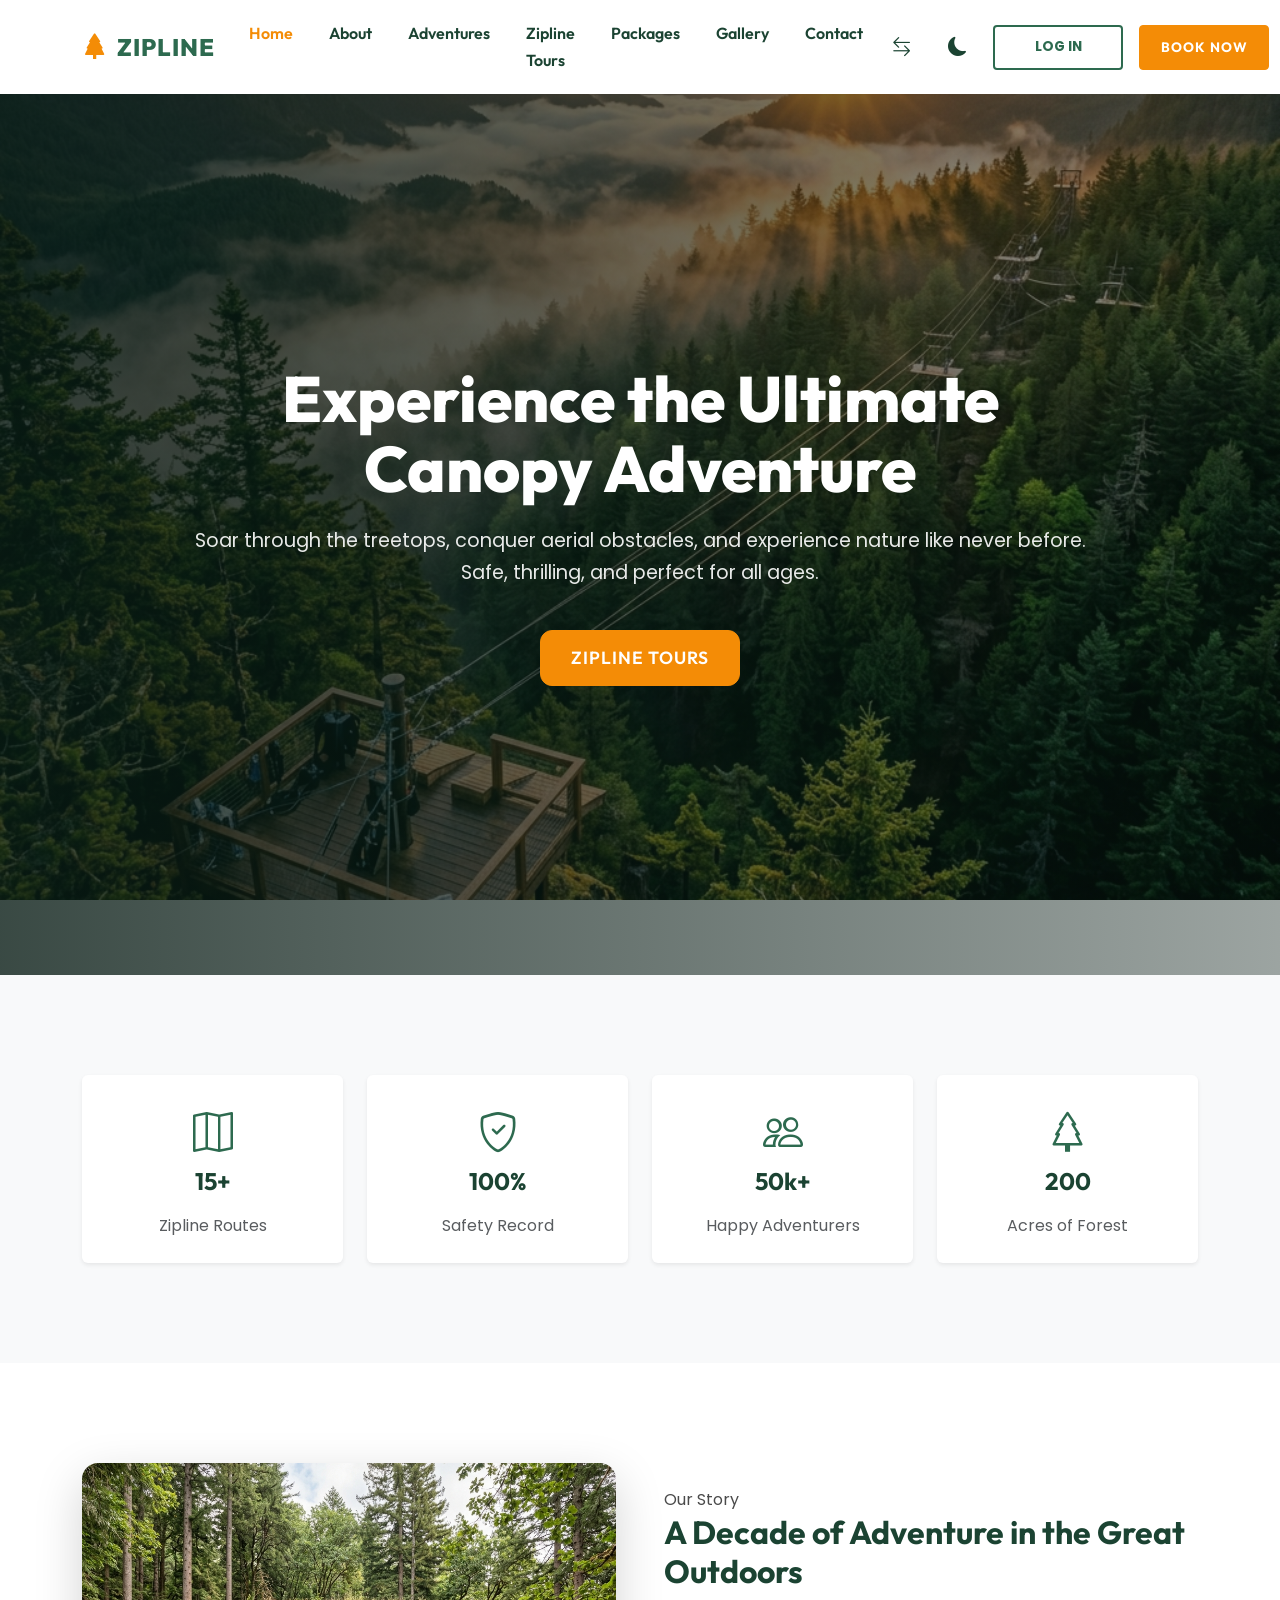
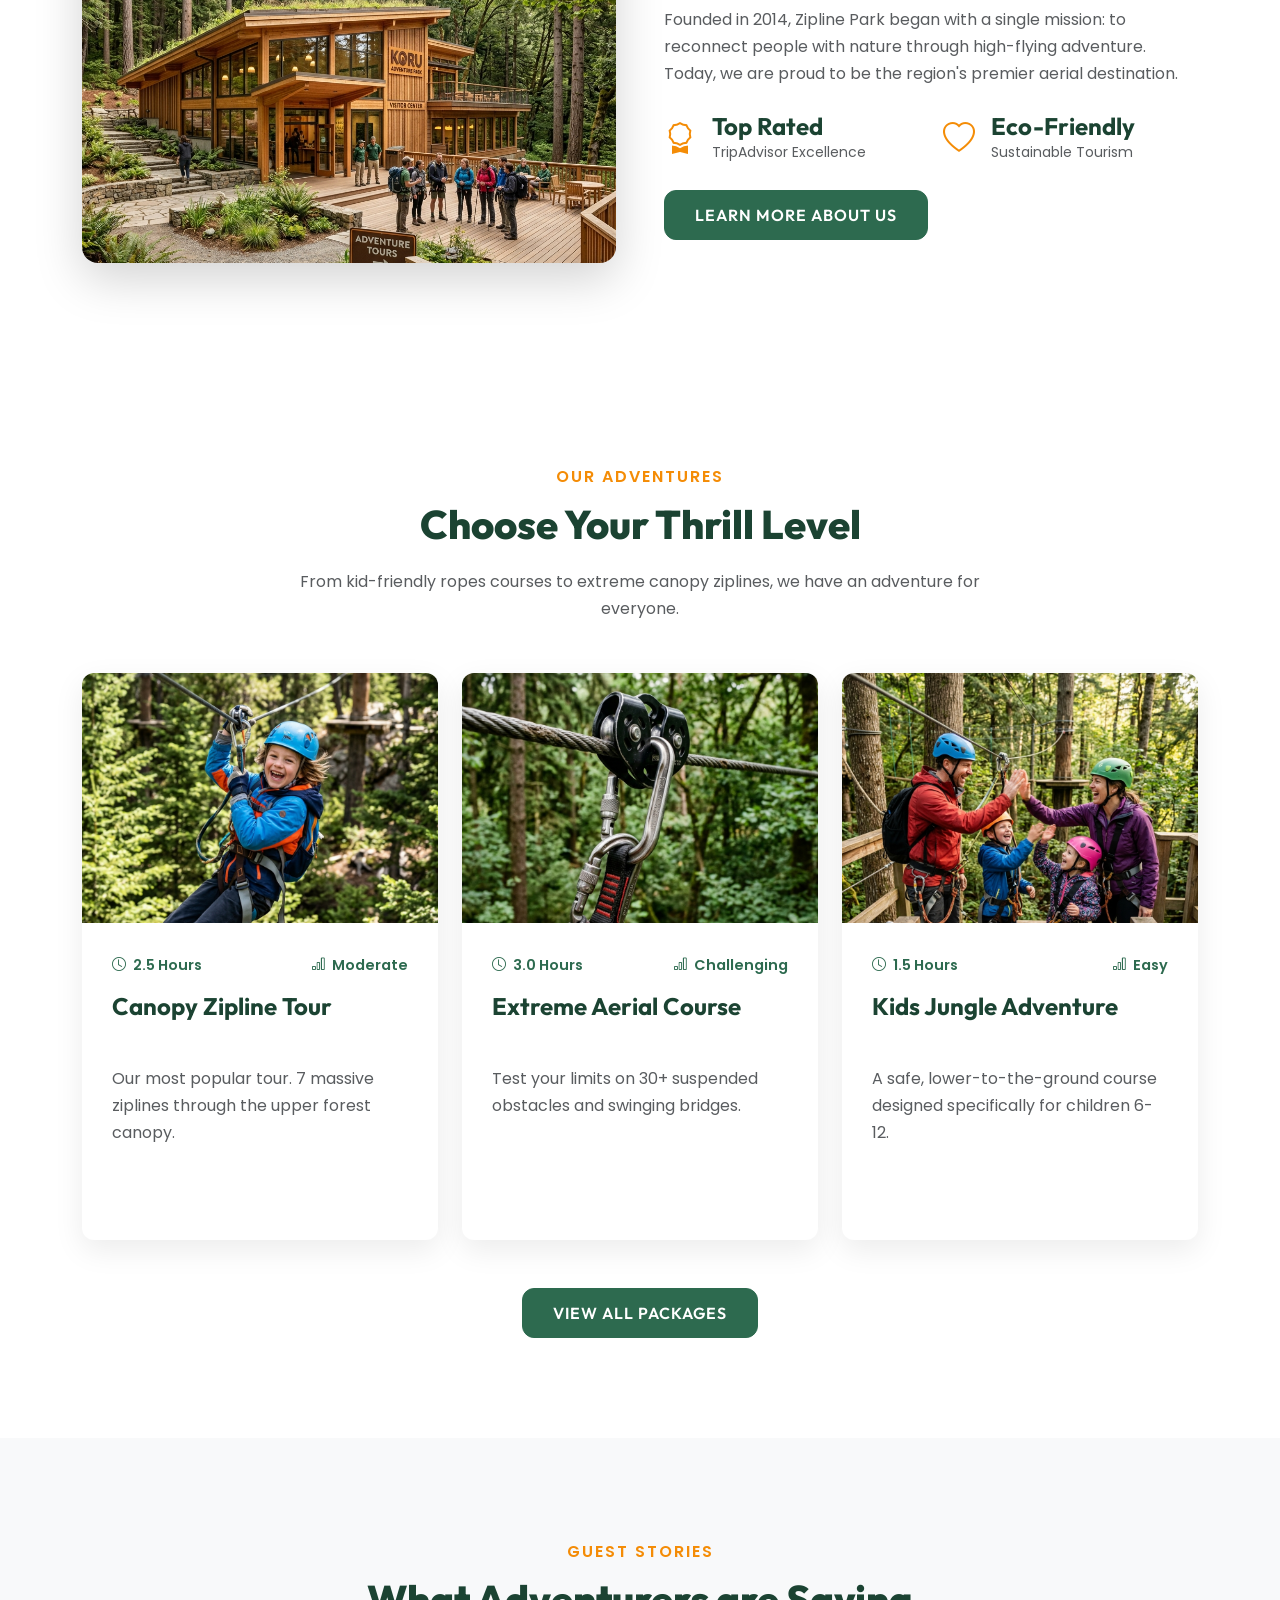
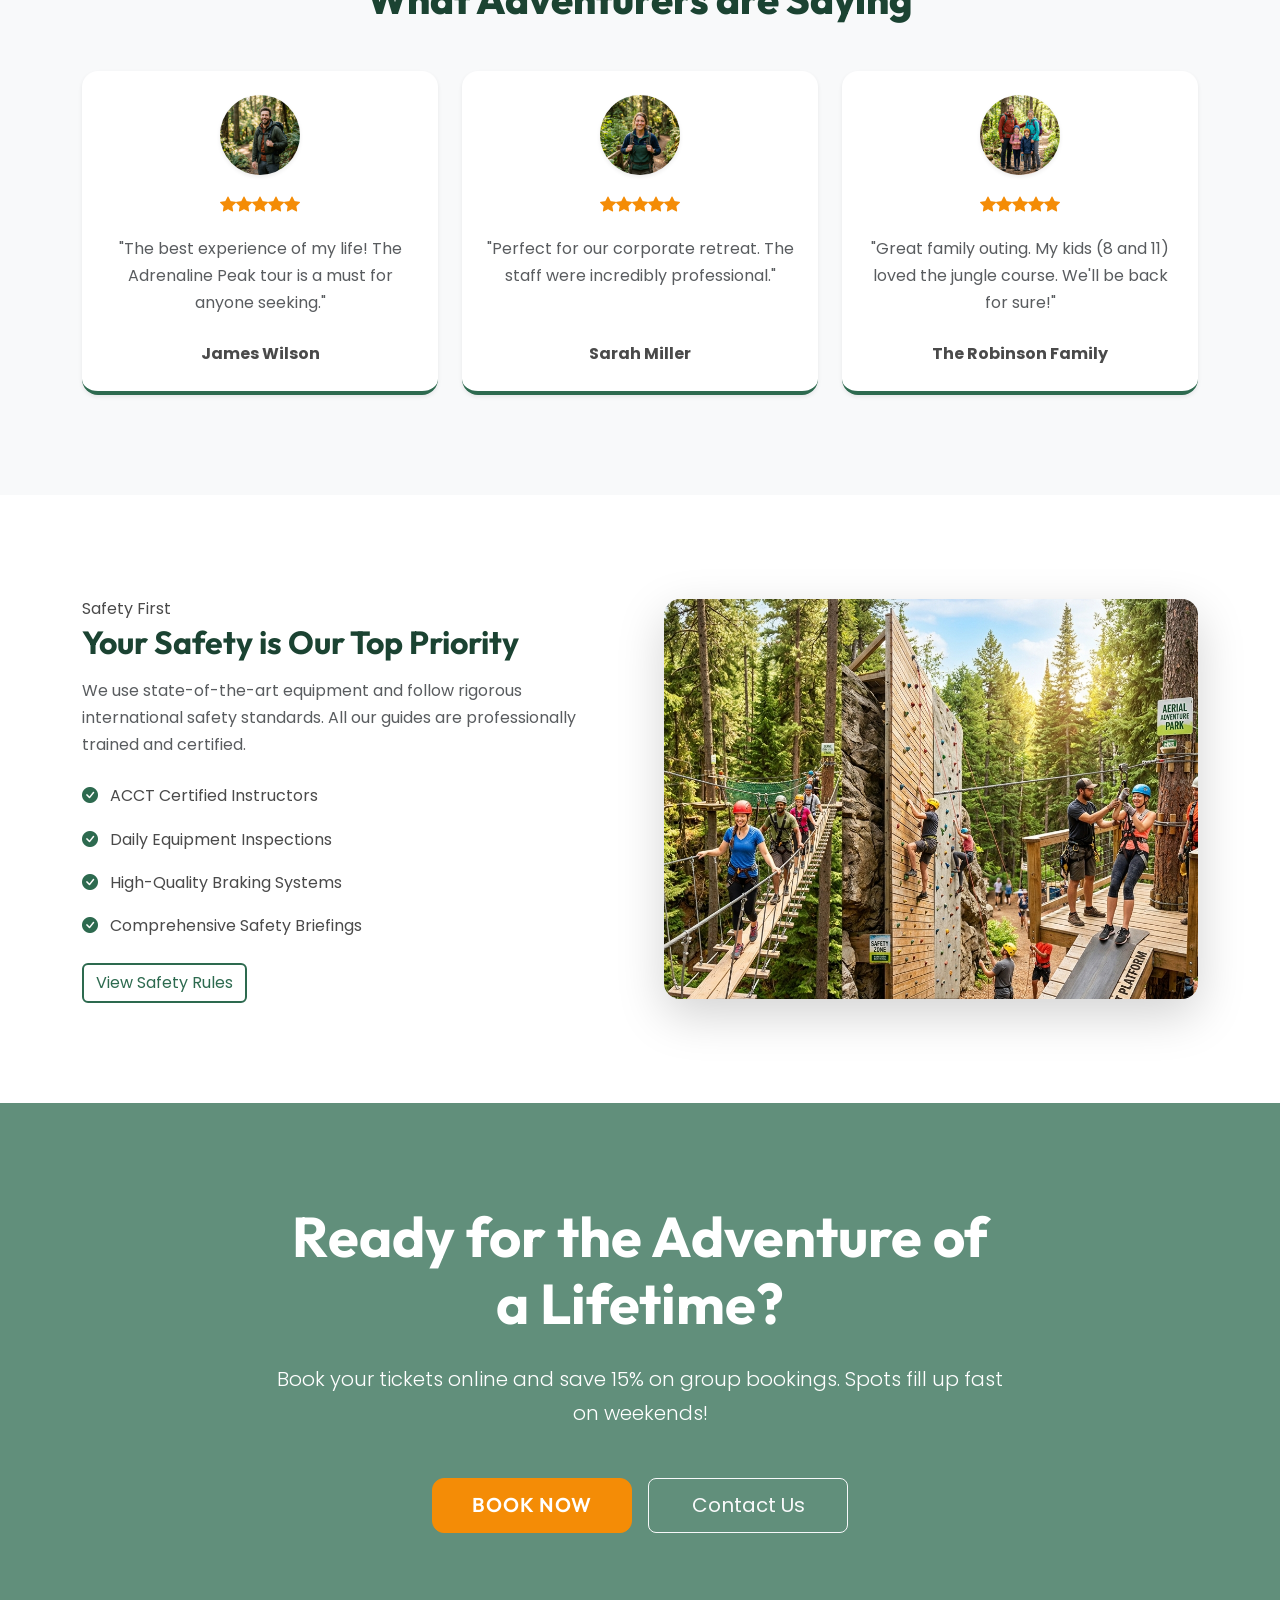
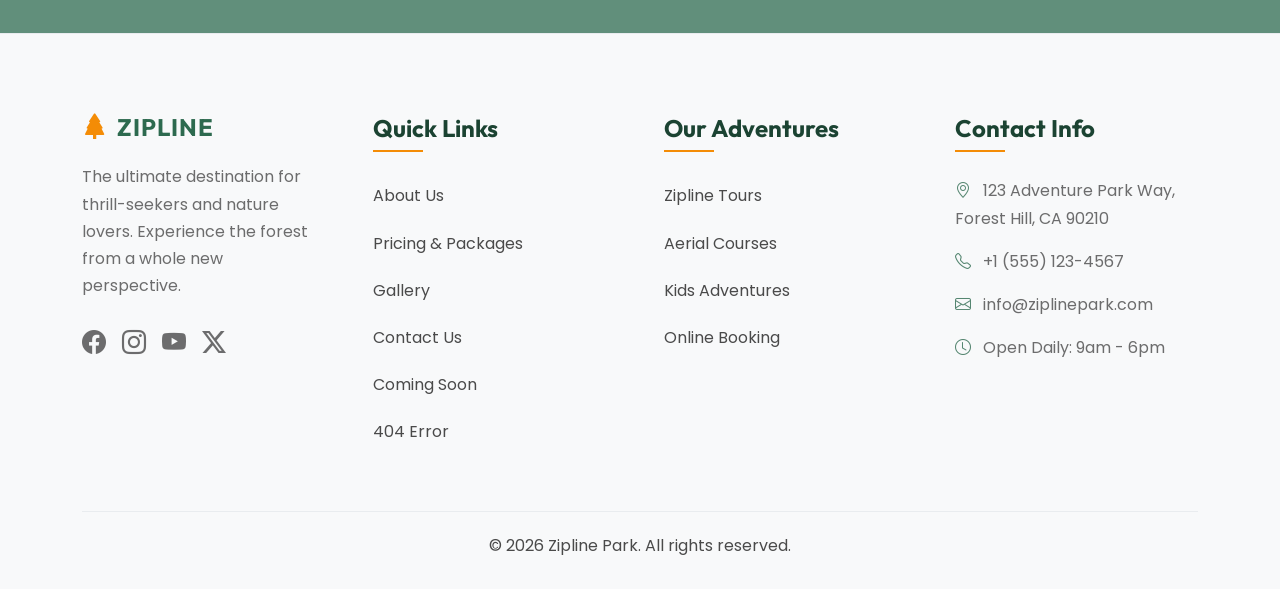
<file: index.html>
<!DOCTYPE html>
<html lang="en" dir="ltr" data-theme="light">

<head>
    <meta charset="UTF-8">
    <meta name="viewport" content="width=device-width, initial-scale=1.0">
    <title>Zipline | Canopy Tour & Aerial Adventure Park</title>
    <meta name="description"
        content="Experience the ultimate canopy tour and aerial adventure park at Zipline Park. Book your zipline tickets today for an unforgettable outdoor adventure in the heart of nature.">

    <!-- Bootstrap 5 CSS -->
    <link href="https://cdn.jsdelivr.net/npm/bootstrap@5.3.2/dist/css/bootstrap.min.css" rel="stylesheet">
    <!-- Bootstrap Icons -->
    <link href="https://cdn.jsdelivr.net/npm/bootstrap-icons@1.11.1/font/bootstrap-icons.css" rel="stylesheet">

    <!-- Favicon -->
    <link rel="icon" type="image/png" href="assets/images/favicon.png">

    <!-- Custom CSS -->
    <link rel="stylesheet" href="assets/css/style.css">
    <link rel="stylesheet" href="assets/css/dark-mode.css">
    <link rel="stylesheet" href="assets/css/rtl.css">
    <style>
        .hero .btn-hero:hover {
            background-color: transparent;
            
        }
    </style>
</head>

<body>

    <!-- Navbar -->
    <nav class="navbar navbar-expand-xl">
        <div class="container">
            <a class="navbar-brand" href="index.html">
                <i class="bi bi-tree-fill me-2 text-secondary"></i><span>ZIPLINE</span>
            </a>
            <button class="navbar-toggler" type="button" data-bs-toggle="collapse" data-bs-target="#mainNav"
                aria-controls="mainNav" aria-expanded="false" aria-label="Toggle navigation">
                <i class="bi bi-list fs-2"></i>
            </button>
            <div class="collapse navbar-collapse" id="mainNav">
                <ul class="navbar-nav mx-auto mb-2 mb-lg-0">
                    <!-- Desktop View: Home Dropdown -->
                    <li class="nav-item dropdown d-none d-xl-block">
                        <a class="nav-link dropdown-toggle" href="#" id="homeDropdown" role="button"
                            data-bs-toggle="dropdown" aria-expanded="false">
                            Home
                        </a>
                        <ul class="dropdown-menu shadow border-0" aria-labelledby="homeDropdown">
                            <li><a class="dropdown-item active" href="index.html">Home 1</a></li>
                            <li><a class="dropdown-item" href="index-2.html">Home 2</a></li>
                        </ul>
                    </li>

                    <!-- Mobile View: Separate Links -->
                    <li class="nav-item d-xl-none">
                        <a class="nav-link active" href="index.html">Home 1</a>
                    </li>
                    <li class="nav-item d-xl-none">
                        <a class="nav-link" href="index-2.html">Home 2</a>
                    </li>
                    <li class="nav-item">
                        <a class="nav-link" href="about.html">About</a>
                    </li>
                    <li class="nav-item">
                        <a class="nav-link" href="services.html">Adventures</a>
                    </li>
                    <li class="nav-item">
                        <a class="nav-link" href="zipline-tours.html">Zipline Tours</a>
                    </li>
                    <li class="nav-item">
                        <a class="nav-link" href="pricing.html">Packages</a>
                    </li>
                    <li class="nav-item">
                        <a class="nav-link" href="gallery.html">Gallery</a>
                    </li>
                    <li class="nav-item">
                        <a class="nav-link" href="contact.html">Contact</a>
                    </li>
                </ul>
                <div class="d-flex flex-column flex-lg-row align-items-center gap-3 mt-3 mt-lg-0">
                    <button id="rtl-toggle" class="rtl-toggle-btn" aria-label="Toggle RTL"><i
                            class="bi bi-arrow-left-right"></i></button>
                    <button id="theme-toggle" class="theme-toggle-btn" aria-label="Toggle Dark Mode">
                        <i class="bi bi-moon-fill"></i>
                    </button>
                    <a href="login.html" class="btn btn-outline-primary btn-nav">Log In</a>
                    <a href="booking.html" class="btn btn-secondary btn-nav">Book Now</a>
                </div>
            </div>
        </div>
    </nav>

    <!-- Hero Section -->
    <header class="hero" style="background-image: url('assets/images/home-hero.jpg');">
        <div class="container">
            <div class="row justify-content-center text-center">
                <div class="col-lg-10 fade-in-up">
                    <h1 class="hero-title">Experience the Ultimate Canopy Adventure</h1>
                    <p class="hero-text">Soar through the treetops, conquer aerial obstacles, and experience nature like
                        never before. Safe, thrilling, and perfect for all ages.</p>
                    <div class="d-flex flex-wrap gap-3 justify-content-center">
                        <a href="zipline-tours.html" class="btn btn-secondary btn-lg btn-hero">Zipline Tours</a>
                    </div>
                </div>
            </div>
        </div>
    </header>

    <!-- Features / Stats Section -->
    <section class="section-padding bg-light">
        <div class="container">
            <div class="row g-4 text-center fade-in-up">
                <div class="col-md-3 col-sm-6">
                    <div class="p-4 bg-white rounded shadow-sm h-100">
                        <i class="bi bi-map text-primary fs-1 mb-3"></i>
                        <h3 class="fs-4 fw-bold">15+</h3>
                        <p class="text-muted mb-0">Zipline Routes</p>
                    </div>
                </div>
                <div class="col-md-3 col-sm-6">
                    <div class="p-4 bg-white rounded shadow-sm h-100">
                        <i class="bi bi-shield-check text-primary fs-1 mb-3"></i>
                        <h3 class="fs-4 fw-bold">100%</h3>
                        <p class="text-muted mb-0">Safety Record</p>
                    </div>
                </div>
                <div class="col-md-3 col-sm-6">
                    <div class="p-4 bg-white rounded shadow-sm h-100">
                        <i class="bi bi-people text-primary fs-1 mb-3"></i>
                        <h3 class="fs-4 fw-bold">50k+</h3>
                        <p class="text-muted mb-0">Happy Adventurers</p>
                    </div>
                </div>
                <div class="col-md-3 col-sm-6">
                    <div class="p-4 bg-white rounded shadow-sm h-100">
                        <i class="bi bi-tree text-primary fs-1 mb-3"></i>
                        <h3 class="fs-4 fw-bold">200</h3>
                        <p class="text-muted mb-0">Acres of Forest</p>
                    </div>
                </div>
            </div>
        </div>
    </section>

    <!-- Section 3: Our Story -->
    <section class="section-padding">
        <div class="container">
            <div class="row align-items-center g-5">
                <div class="col-lg-6 fade-in-up">
                    <img src="assets/images/about-hero.jpg" alt="Our Story"
                        class="img-fluid rounded-4 shadow-lg story-img-reduced">
                </div>
                <div class="col-lg-6 fade-in-up">
                    <span class="subtitle">Our Story</span>
                    <h2>A Decade of Adventure in the Great Outdoors</h2>
                    <p class="text-muted mb-4">Founded in 2014, Zipline Park began with a single mission: to reconnect
                        people with nature through high-flying adventure. Today, we are proud to be the region's premier
                        aerial destination.</p>
                    <div class="row g-4 mb-4">
                        <div class="col-12 col-sm-6">
                            <div class="d-flex align-items-center">
                                <i class="bi bi-award text-secondary fs-2 me-3"></i>
                                <div>
                                    <h4 class="mb-0 fw-bold">Top Rated</h4>
                                    <p class="text-muted small mb-0">TripAdvisor Excellence</p>
                                </div>
                            </div>
                        </div>
                        <div class="col-12 col-sm-6">
                            <div class="d-flex align-items-center">
                                <i class="bi bi-heart text-secondary fs-2 me-3"></i>
                                <div>
                                    <h4 class="mb-0 fw-bold">Eco-Friendly</h4>
                                    <p class="text-muted small mb-0">Sustainable Tourism</p>
                                </div>
                            </div>
                        </div>
                    </div>
                    <a href="about.html" class="btn btn-primary">Learn More About Us</a>
                </div>
            </div>
        </div>
    </section>

    <!-- Services Section -->
    <section id="services" class="section-padding">
        <div class="container">
            <div class="row justify-content-center">
                <div class="col-lg-8 fade-in-up">
                    <div class="section-title">
                        <span class="subtitle">Our Adventures</span>
                        <h2>Choose Your Thrill Level</h2>
                        <p class="text-muted">From kid-friendly ropes courses to extreme canopy ziplines, we have an
                            adventure for everyone.</p>
                    </div>
                </div>
            </div>
            <div class="row g-4">
                <!-- Service 1 -->
                <div class="col-lg-4 col-md-12 fade-in-up">
                    <div class="card-service h-100">
                        <img src="assets/images/gallery-1.jpg" class="card-img-top" alt="Canopy Zipline Tour">
                        <div class="card-service-body d-flex flex-column h-100">
                            <div class="card-service-meta">
                                <span><i class="bi bi-clock me-1"></i> 2.5 Hours</span>
                                <span><i class="bi bi-bar-chart me-1"></i> Moderate</span>
                            </div>
                            <h3 class="card-service-title">Canopy Zipline Tour</h3>
                            <p class="text-muted mb-4">Our most popular tour. 7 massive ziplines through the upper
                                forest canopy.</p>
                            <a href="service-details.html" class="btn btn-outline-primary w-100">View Details</a>
                        </div>
                    </div>
                </div>
                <!-- Service 2 -->
                <div class="col-lg-4 col-md-12 fade-in-up" style="transition-delay: 0.1s;">
                    <div class="card-service h-100">
                        <img src="assets/images/gallery-2.jpg" class="card-img-top" alt="Extreme Aerial Course">
                        <div class="card-service-body d-flex flex-column h-100">
                            <div class="card-service-meta">
                                <span><i class="bi bi-clock me-1"></i> 3.0 Hours</span>
                                <span><i class="bi bi-bar-chart me-1"></i> Challenging</span>
                            </div>
                            <h3 class="card-service-title">Extreme Aerial Course</h3>
                            <p class="text-muted mb-4">Test your limits on 30+ suspended obstacles and swinging bridges.
                            </p>
                            <a href="service-details.html" class="btn btn-outline-primary w-100">View Details</a>
                        </div>
                    </div>
                </div>
                <!-- Service 3 -->
                <div class="col-lg-4 col-md-12 fade-in-up" style="transition-delay: 0.2s;">
                    <div class="card-service h-100">
                        <img src="assets/images/guest-experience.jpg" class="card-img-top"
                            style="object-position: top;"
                            alt="Kids Jungle Adventure course at Zipline Park">
                        <div class="card-service-body d-flex flex-column h-100">
                            <div class="card-service-meta">
                                <span><i class="bi bi-clock me-1"></i> 1.5 Hours</span>
                                <span><i class="bi bi-bar-chart me-1"></i> Easy</span>
                            </div>
                            <h3 class="card-service-title">Kids Jungle Adventure</h3>
                            <p class="text-muted mb-4">A safe, lower-to-the-ground course designed specifically for
                                children 6-12.</p>
                            <a href="service-details.html" class="btn btn-outline-primary w-100">View Details</a>
                        </div>
                    </div>
                </div>
            </div>
            <div class="text-center mt-5 fade-in-up">
                <a href="services.html" class="btn btn-primary">View All Packages</a>
            </div>
        </div>
    </section>

    <!-- Section 5: Testimonials -->
    <section class="section-padding bg-light">
        <div class="container">
            <div class="section-title text-center mb-5 fade-in-up">
                <span class="subtitle">Guest Stories</span>
                <h2>What Adventurers are Saying</h2>
            </div>
            <div class="row g-4 justify-content-center text-center">
                <div class="col-lg-4 fade-in-up">
                    <div class="p-4 bg-white rounded-4 shadow-sm h-100 border-bottom border-4 border-primary d-flex flex-column align-items-center">
                        <img src="assets/images/testimonial-1.jpg" class="rounded-circle mb-3 shadow-sm mx-auto d-block" width="80"
                            height="80" style="object-fit: cover;" alt="James Wilson testimonial at Zipline Park">
                        <div class="text-secondary mb-3"><i class="bi bi-star-fill"></i><i
                                class="bi bi-star-fill"></i><i class="bi bi-star-fill"></i><i
                                class="bi bi-star-fill"></i><i class="bi bi-star-fill"></i></div>
                        <p class="text-muted italic mb-4 flex-grow-1">"The best experience of my life! The Adrenaline Peak tour is a
                            must for anyone seeking."</p>
                        <div class="fw-bold mt-auto">James Wilson</div>
                    </div>
                </div>
                <div class="col-lg-4 fade-in-up" style="transition-delay: 0.1s;">
                    <div class="p-4 bg-white rounded-4 shadow-sm h-100 border-bottom border-4 border-primary d-flex flex-column align-items-center">
                        <img src="assets/images/testimonial-2.jpg" class="rounded-circle mb-3 shadow-sm mx-auto d-block" width="80"
                            height="80" style="object-fit: cover;" alt="Sarah Miller testimonial at Zipline Park">
                        <div class="text-secondary mb-3"><i class="bi bi-star-fill"></i><i
                                class="bi bi-star-fill"></i><i class="bi bi-star-fill"></i><i
                                class="bi bi-star-fill"></i><i class="bi bi-star-fill"></i></div>
                        <p class="text-muted italic mb-4 flex-grow-1">"Perfect for our corporate retreat. The staff were incredibly
                            professional."</p>
                        <div class="fw-bold mt-auto">Sarah Miller</div>
                    </div>
                </div>
                <div class="col-lg-4 fade-in-up" style="transition-delay: 0.2s;">
                    <div class="p-4 bg-white rounded-4 shadow-sm h-100 border-bottom border-4 border-primary d-flex flex-column align-items-center">
                        <img src="assets/images/testimonial-3.jpg" class="rounded-circle mb-3 shadow-sm mx-auto d-block" width="80"
                            height="80" style="object-fit: cover;"
                            alt="The Robinson Family testimonial at Zipline Park">
                        <div class="text-secondary mb-3"><i class="bi bi-star-fill"></i><i
                                class="bi bi-star-fill"></i><i class="bi bi-star-fill"></i><i
                                class="bi bi-star-fill"></i><i class="bi bi-star-fill"></i></div>
                        <p class="text-muted italic mb-4 flex-grow-1">"Great family outing. My kids (8 and 11) loved the jungle
                            course. We'll be back for sure!"</p>
                        <div class="fw-bold mt-auto">The Robinson Family</div>
                    </div>
                </div>
            </div>
        </div>
    </section>

    <!-- Section 6: Safety Commitment -->
    <section class="section-padding">
        <div class="container">
            <div class="row align-items-center g-5 flex-row-reverse">
                <div class="col-lg-6 fade-in-up">
                    <img src="assets/images/services-hero.jpg" alt="Safety First"
                        class="img-fluid rounded-4 shadow-lg story-img-reduced">
                </div>
                <div class="col-lg-6 fade-in-up">
                    <span class="subtitle">Safety First</span>
                    <h2>Your Safety is Our Top Priority</h2>
                    <p class="text-muted mb-4">We use state-of-the-art equipment and follow rigorous international
                        safety standards. All our guides are professionally trained and certified.</p>
                    <ul class="list-unstyled mb-4">
                        <li class="mb-3"><i class="bi bi-check-circle-fill text-primary me-2"></i> ACCT Certified
                            Instructors</li>
                        <li class="mb-3"><i class="bi bi-check-circle-fill text-primary me-2"></i> Daily Equipment
                            Inspections</li>
                        <li class="mb-3"><i class="bi bi-check-circle-fill text-primary me-2"></i> High-Quality Braking
                            Systems</li>
                        <li class="mb-3"><i class="bi bi-check-circle-fill text-primary me-2"></i> Comprehensive Safety
                            Briefings</li>
                    </ul>
                    <a href="pricing.html" class="btn btn-outline-primary">View Safety Rules</a>
                </div>
            </div>
        </div>
    </section>

    <!-- CTA Section -->
    <section class="section-padding text-white"
        style="background-image: url('assets/images/tour-2.jpg'); background-size: cover; background-attachment: fixed; position: relative;">
        <div class="position-absolute top-0 start-0 w-100 h-100 bg-primary opacity-75"></div>
        <div class="container position-relative z-1">
            <div class="row justify-content-center text-center fade-in-up">
                <div class="col-lg-8">
                    <h2 class="display-4 fw-bold mb-4 text-white">Ready for the Adventure of a Lifetime?</h2>
                    <p class="lead mb-5">Book your tickets online and save 15% on group bookings. Spots fill up fast on
                        weekends!</p>
                    <div class="d-flex flex-wrap gap-3 justify-content-center">
                        <a href="booking.html" class="btn btn-secondary btn-lg btn-cta">Book Now</a>
                        <a href="contact.html" class="btn btn-outline-light btn-lg btn-cta">Contact Us</a>
                    </div>
                </div>
            </div>
        </div>
    </section>

    <!-- Footer -->
    <footer class="footer">
        <div class="container">
            <div class="row g-5">
                <div class="col-lg-3 col-md-6">
                    <a class="navbar-brand fs-4 fw-bold mb-4 d-block text-white" href="index.html">
                        <i class="bi bi-tree-fill me-2 text-secondary"></i><span>ZIPLINE</span>
                    </a>
                    <p class="text-white-50 mb-4">The ultimate destination for thrill-seekers and nature lovers.
                        Experience the forest from a whole new perspective.</p>
                    <div class="d-flex gap-3">
                        <a href="#" class="text-white-50 fs-4 hover-primary"><i class="bi bi-facebook"></i></a>
                        <a href="#" class="text-white-50 fs-4 hover-primary"><i class="bi bi-instagram"></i></a>
                        <a href="#" class="text-white-50 fs-4 hover-primary"><i class="bi bi-youtube"></i></a>
                        <a href="#" class="text-white-50 fs-4 hover-primary"><i class="bi bi-twitter-x"></i></a>
                    </div>
                </div>
                <div class="col-lg-3 col-md-6 footer-widget">
                    <h4>Quick Links</h4>
                    <ul class="footer-links">
                        <li><a href="about.html">About Us</a></li>
                        <li><a href="pricing.html">Pricing & Packages</a></li>
                        <li><a href="gallery.html">Gallery</a></li>
                        <li><a href="contact.html">Contact Us</a></li>
                        <li><a href="coming-soon.html">Coming Soon</a></li>
                        <li><a href="404.html">404 Error</a></li>
                    </ul>
                </div>
                <div class="col-lg-3 col-md-6 footer-widget">
                    <h4>Our Adventures</h4>
                    <ul class="footer-links">
                        <li><a href="zipline-tours.html">Zipline Tours</a></li>
                        <li><a href="services.html">Aerial Courses</a></li>
                        <li><a href="services.html">Kids Adventures</a></li>
                        <li><a href="booking.html">Online Booking</a></li>
                    </ul>
                </div>
                <div class="col-lg-3 col-md-6 footer-widget">
                    <h4>Contact Info</h4>
                    <ul class="footer-links">
                        <li class="text-white-50 mb-3"><i class="bi bi-geo-alt me-2 text-primary"></i> 123 Adventure
                            Park Way, Forest Hill, CA 90210</li>
                        <li class="text-white-50 mb-3"><i class="bi bi-telephone me-2 text-primary"></i> +1 (555)
                            123-4567</li>
                        <li class="text-white-50 mb-3"><i class="bi bi-envelope me-2 text-primary"></i>
                            info@ziplinepark.com</li>
                        <li class="text-white-50"><i class="bi bi-clock me-2 text-primary"></i> Open Daily: 9am - 6pm
                        </li>
                    </ul>
                </div>
            </div>
            <div class="footer-bottom">
                <p class="mb-0">&copy;
                    <script>document.write(new Date().getFullYear())</script> Zipline Park. All rights reserved.
                </p>
            </div>
        </div>
    </footer>

    <!-- Scripts -->
    <script src="https://cdn.jsdelivr.net/npm/bootstrap@5.3.2/dist/js/bootstrap.bundle.min.js"></script>
    <script src="assets/js/main.js"></script>
</body>

</html>
</file>
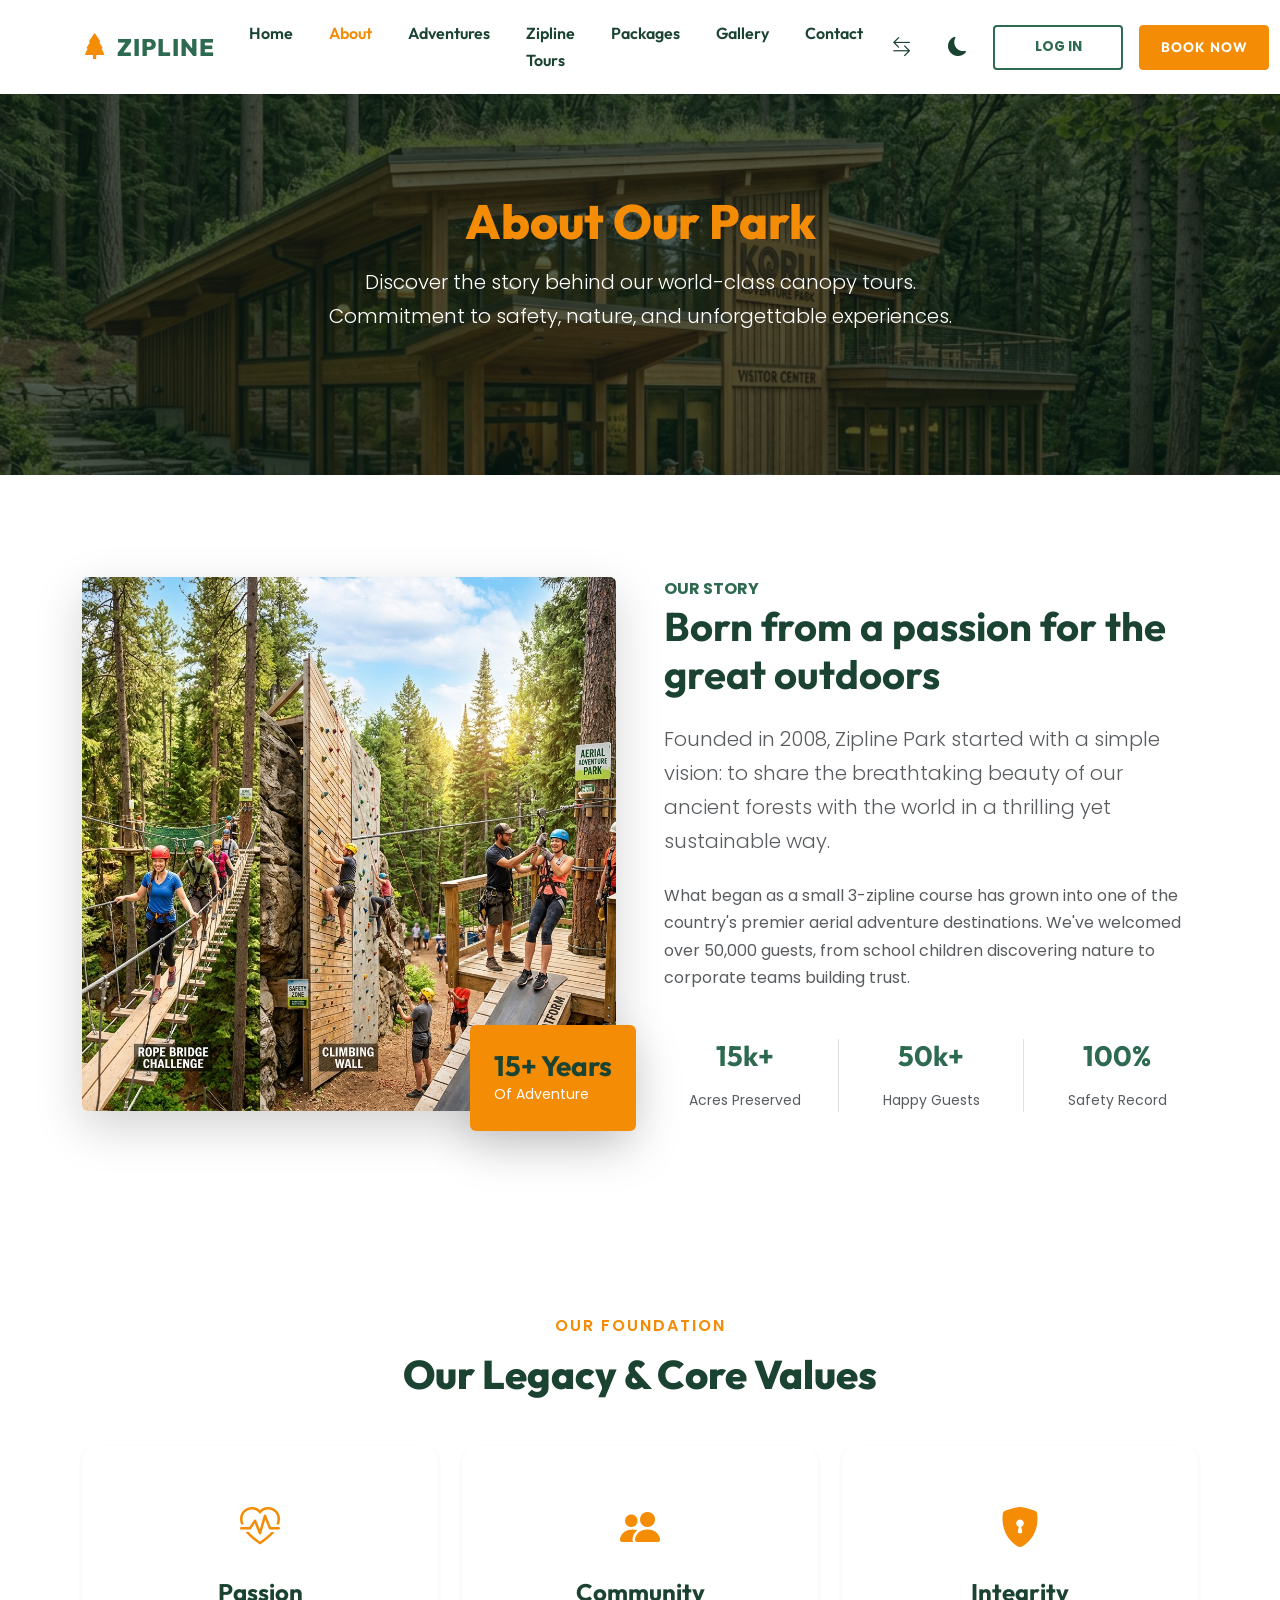
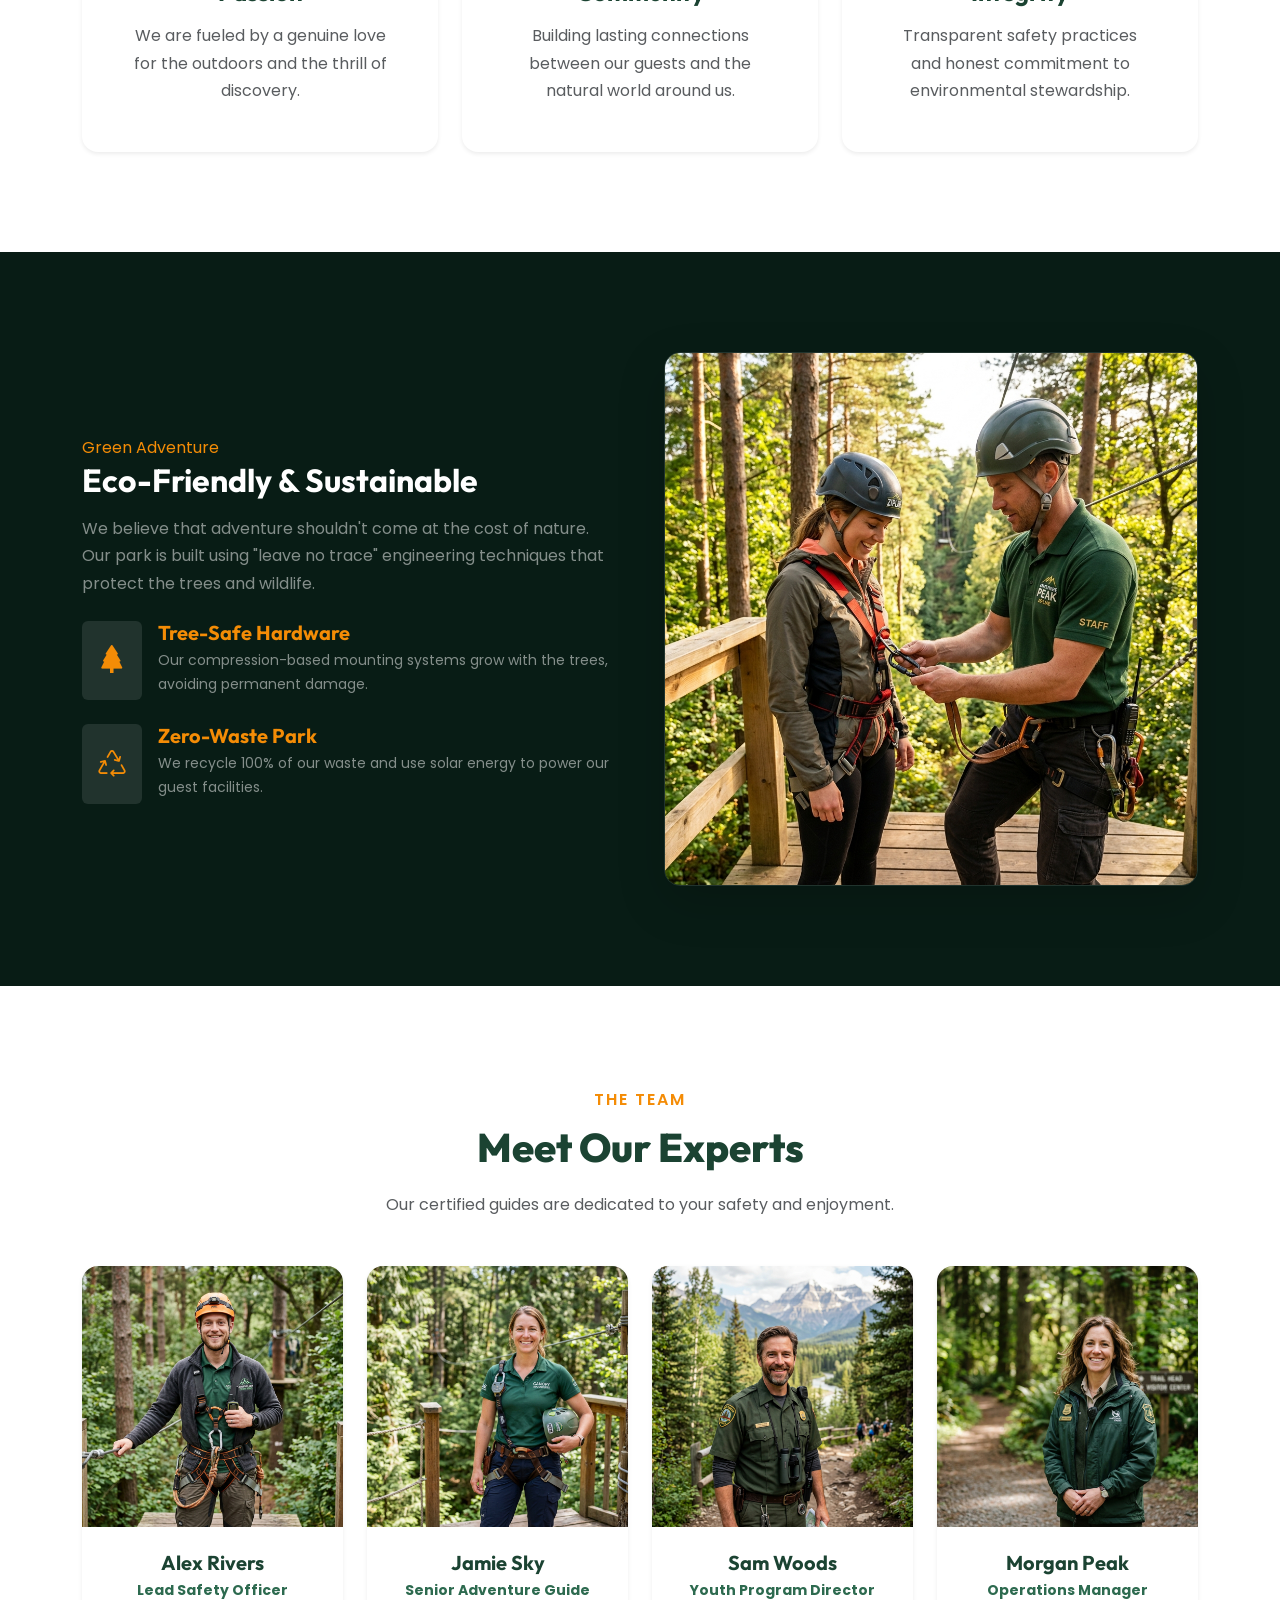
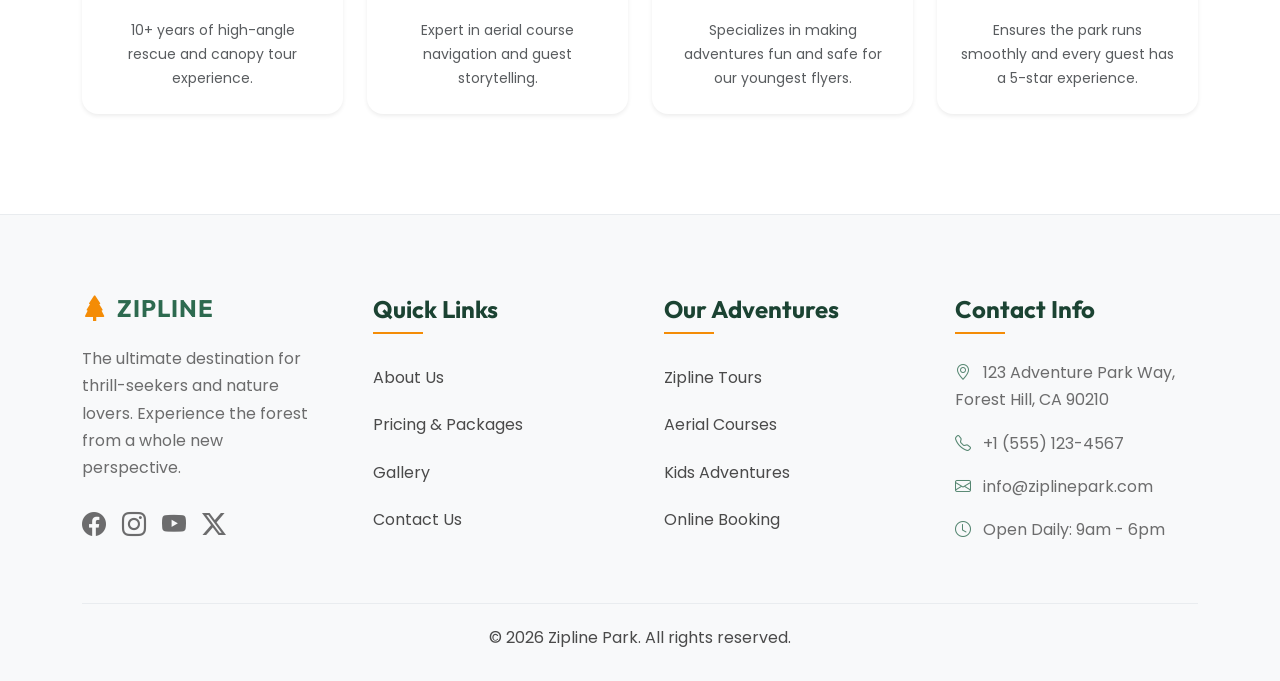
<file: about.html>
<!DOCTYPE html>
<html lang="en" dir="ltr" data-theme="light">
<head>
    <meta charset="UTF-8">
    <meta name="viewport" content="width=device-width, initial-scale=1.0">
    <title>About Us | Zipline Adventure Park</title>
    <meta name="description" content="Discover the story of Zipline Park, our expert team of guides, and our deep-rooted commitment to safety and nature conservation in every canopy tour.">
    
    <link href="https://cdn.jsdelivr.net/npm/bootstrap@5.3.2/dist/css/bootstrap.min.css" rel="stylesheet">
    <link href="https://cdn.jsdelivr.net/npm/bootstrap-icons@1.11.1/font/bootstrap-icons.css" rel="stylesheet">
    
    <!-- Favicon -->
    <link rel="icon" type="image/png" href="assets/images/favicon.png">
    
    <link rel="stylesheet" href="assets/css/style.css">
    <link rel="stylesheet" href="assets/css/dark-mode.css">
    <link rel="stylesheet" href="assets/css/rtl.css">
</head>
<body>

    <!-- Navbar -->
    <nav class="navbar navbar-expand-xl">
        <div class="container">
            <a class="navbar-brand" href="index.html">
                <i class="bi bi-tree-fill me-2 text-secondary"></i><span>ZIPLINE</span>
            </a>
            <button class="navbar-toggler" type="button" data-bs-toggle="collapse" data-bs-target="#mainNav">
                <i class="bi bi-list fs-2"></i>
            </button>
            <div class="collapse navbar-collapse" id="mainNav">
                <ul class="navbar-nav mx-auto mb-2 mb-lg-0">
                    <!-- Desktop View: Home Dropdown -->
                    <li class="nav-item dropdown d-none d-xl-block">
                        <a class="nav-link dropdown-toggle" href="#" id="homeDropdown" role="button" data-bs-toggle="dropdown" aria-expanded="false">
                            Home
                        </a>
                        <ul class="dropdown-menu shadow border-0" aria-labelledby="homeDropdown">
                            <li><a class="dropdown-item" href="index.html">Home 1</a></li>
                            <li><a class="dropdown-item" href="index-2.html">Home 2</a></li>
                        </ul>
                    </li>

                    <!-- Mobile View: Separate Links -->
                    <li class="nav-item d-xl-none">
                        <a class="nav-link" href="index.html">Home 1</a>
                    </li>
                    <li class="nav-item d-xl-none">
                        <a class="nav-link" href="index-2.html">Home 2</a>
                    </li>
                    <li class="nav-item">
                        <a class="nav-link active" href="about.html">About</a>
                    </li>
                    <li class="nav-item">
                        <a class="nav-link" href="services.html">Adventures</a>
                    </li>
                    <li class="nav-item">
                        <a class="nav-link" href="zipline-tours.html">Zipline Tours</a>
                    </li>
                    <li class="nav-item">
                        <a class="nav-link" href="pricing.html">Packages</a>
                    </li>
                    <li class="nav-item">
                        <a class="nav-link" href="gallery.html">Gallery</a>
                    </li>
                    <li class="nav-item">
                        <a class="nav-link" href="contact.html">Contact</a>
                    </li>
                </ul>
                <div class="d-flex flex-column flex-lg-row align-items-center gap-3 mt-3 mt-lg-0">
                    <button id="rtl-toggle" class="rtl-toggle-btn" aria-label="Toggle RTL"><i class="bi bi-arrow-left-right"></i></button>
                    <button id="theme-toggle" class="theme-toggle-btn" aria-label="Toggle Dark Mode">
                        <i class="bi bi-moon-fill"></i>
                    </button>
                    <a href="login.html" class="btn btn-outline-primary btn-nav">Log In</a>
                    <a href="booking.html" class="btn btn-secondary btn-nav">Book Now</a>
                </div>
            </div>
        </div>
    </nav>

    <!-- Page Header -->
    <header class="page-header" style="background-image: url('assets/images/about-hero.jpg');">
        <div class="page-header-content fade-in-up">
            <h1 class="page-header-title text-secondary">About Our Park</h1>
            <p class="lead text-white mb-4">Discover the story behind our world-class canopy tours.<br>Commitment to safety, nature, and unforgettable experiences.</p>
            <div class="header-divider mx-auto mt-3">
                <div class="line"></div>
                <div class="line"></div>
            </div>
        </div>
    </header>

    <!-- Story Section -->
    <section class="section-padding">
        <div class="container">
            <div class="row align-items-center g-5">
                <div class="col-lg-6 fade-in-up">
                    <div class="position-relative">
                        <img src="assets/images/services-hero.jpg" alt="Our Story" class="img-fluid rounded shadow-lg">
                        <div class="position-absolute bottom-0 end-0 bg-secondary text-white p-4 rounded shadow-lg" style="transform: translate(20px, 20px);">
                            <h3 class="fw-bold mb-0">15+ Years</h3>
                            <p class="mb-0 small">Of Adventure</p>
                        </div>
                    </div>
                </div>
                <div class="col-lg-6 fade-in-up">
                    <span class="subtitle text-primary fw-bold text-uppercase">Our Story</span>
                    <h2 class="display-6 fw-bold mb-4">Born from a passion for the great outdoors</h2>
                    <p class="lead text-muted mb-4">Founded in 2008, Zipline Park started with a simple vision: to share the breathtaking beauty of our ancient forests with the world in a thrilling yet sustainable way.</p>
                    <p class="text-muted mb-4">What began as a small 3-zipline course has grown into one of the country's premier aerial adventure destinations. We've welcomed over 50,000 guests, from school children discovering nature to corporate teams building trust.</p>
                    
                    <div class="row mt-5 text-center">
                        <div class="col-4">
                            <h3 class="fw-bold text-primary">15k+</h3>
                            <p class="small text-muted mb-0">Acres Preserved</p>
                        </div>
                        <div class="col-4 border-start border-end">
                            <h3 class="fw-bold text-primary">50k+</h3>
                            <p class="small text-muted mb-0">Happy Guests</p>
                        </div>
                        <div class="col-4">
                            <h3 class="fw-bold text-primary">100%</h3>
                            <p class="small text-muted mb-0">Safety Record</p>
                        </div>
                    </div>
                </div>
            </div>
        </div>
    </section>

    <!-- Section 3: Our Legacy & Values -->
    <section class="section-padding">
        <div class="container">
            <div class="section-title text-center mb-5 fade-in-up">
                <span class="subtitle">Our Foundation</span>
                <h2>Our Legacy & Core Values</h2>
            </div>
            <div class="row g-4">
                <div class="col-lg-4 fade-in-up">
                    <div class="p-5 text-center bg-white rounded-4 shadow-sm h-100">
                        <div class="fs-1 text-secondary mb-3"><i class="bi bi-heart-pulse"></i></div>
                        <h4 class="fw-bold mb-3">Passion</h4>
                        <p class="text-muted mb-0">We are fueled by a genuine love for the outdoors and the thrill of discovery.</p>
                    </div>
                </div>
                <div class="col-lg-4 fade-in-up" style="transition-delay: 0.1s;">
                    <div class="p-5 text-center bg-white rounded-4 shadow-sm h-100">
                        <div class="fs-1 text-secondary mb-3"><i class="bi bi-people-fill"></i></div>
                        <h4 class="fw-bold mb-3">Community</h4>
                        <p class="text-muted mb-0">Building lasting connections between our guests and the natural world around us.</p>
                    </div>
                </div>
                <div class="col-lg-4 fade-in-up" style="transition-delay: 0.2s;">
                    <div class="p-5 text-center bg-white rounded-4 shadow-sm h-100">
                        <div class="fs-1 text-secondary mb-3"><i class="bi bi-shield-lock-fill"></i></div>
                        <h4 class="fw-bold mb-3">Integrity</h4>
                        <p class="text-muted mb-0">Transparent safety practices and honest commitment to environmental stewardship.</p>
                    </div>
                </div>
            </div>
        </div>
    </section>

    <!-- Section 4: Eco-Friendly Commitment -->
    <section class="section-padding bg-dark text-white">
        <div class="container">
            <div class="row align-items-center g-5">
                <div class="col-lg-6 fade-in-up">
                    <span class="subtitle text-secondary">Green Adventure</span>
                    <h2 class="text-white">Eco-Friendly & Sustainable</h2>
                    <p class="text-white-50 mb-4">We believe that adventure shouldn't come at the cost of nature. Our park is built using "leave no trace" engineering techniques that protect the trees and wildlife.</p>
                    <div class="d-flex align-items-start gap-3 mb-4">
                        <div class="bg-white bg-opacity-10 p-3 rounded">
                            <i class="bi bi-tree-fill text-secondary fs-3"></i>
                        </div>
                        <div>
                            <h5 class="fw-bold mb-1 text-secondary">Tree-Safe Hardware</h5>
                            <p class="text-white-50 small mb-0">Our compression-based mounting systems grow with the trees, avoiding permanent damage.</p>
                        </div>
                    </div>
                    <div class="d-flex align-items-start gap-3">
                        <div class="bg-white bg-opacity-10 p-3 rounded">
                            <i class="bi bi-recycle text-secondary fs-3"></i>
                        </div>
                        <div>
                            <h5 class="fw-bold mb-1 text-secondary">Zero-Waste Park</h5>
                            <p class="text-white-50 small mb-0">We recycle 100% of our waste and use solar energy to power our guest facilities.</p>
                        </div>
                    </div>
                </div>
                <div class="col-lg-6 fade-in-up">
                    <img src="assets/images/team-action.jpg" alt="Zipline Park Team Action and Eco-Friendly Commitment" class="img-fluid rounded-4 shadow-lg border border-white border-opacity-10">
                </div>
            </div>
        </div>
    </section>

    <!-- Section 5: Meet Our Experts -->
    <section class="section-padding">
        <div class="container">
            <div class="section-title text-center mb-5 fade-in-up">
                <span class="subtitle">The Team</span>
                <h2>Meet Our Experts</h2>
                <p class="text-muted">Our certified guides are dedicated to your safety and enjoyment.</p>
            </div>
            <div class="row g-4">
                <div class="col-lg-3 col-md-6 fade-in-up">
                    <div class="card border-0 shadow-sm rounded-4 overflow-hidden text-center">
                        <img src="assets/images/team-1.jpg" class="card-img-top" alt="Lead Guide at Zipline Park">
                        <div class="card-body p-4">
                            <h5 class="fw-bold mb-1">Alex Rivers</h5>
                            <p class="text-primary small fw-bold mb-3">Lead Safety Officer</p>
                            <p class="text-muted small mb-0">10+ years of high-angle rescue and canopy tour experience.</p>
                        </div>
                    </div>
                </div>
                <div class="col-lg-3 col-md-6 fade-in-up" style="transition-delay: 0.1s;">
                    <div class="card border-0 shadow-sm rounded-4 overflow-hidden text-center">
                        <img src="assets/images/team-2.jpg" class="card-img-top" alt="Senior Guide at Zipline Park">
                        <div class="card-body p-4">
                            <h5 class="fw-bold mb-1">Jamie Sky</h5>
                            <p class="text-primary small fw-bold mb-3">Senior Adventure Guide</p>
                            <p class="text-muted small mb-0">Expert in aerial course navigation and guest storytelling.</p>
                        </div>
                    </div>
                </div>
                <div class="col-lg-3 col-md-6 fade-in-up" style="transition-delay: 0.2s;">
                    <div class="card border-0 shadow-sm rounded-4 overflow-hidden text-center">
                        <img src="assets/images/team-3.jpg" class="card-img-top" alt="Youth Program Director at Zipline Park">
                        <div class="card-body p-4">
                            <h5 class="fw-bold mb-1">Sam Woods</h5>
                            <p class="text-primary small fw-bold mb-3">Youth Program Director</p>
                            <p class="text-muted small mb-0">Specializes in making adventures fun and safe for our youngest flyers.</p>
                        </div>
                    </div>
                </div>
                <div class="col-lg-3 col-md-6 fade-in-up" style="transition-delay: 0.3s;">
                    <div class="card border-0 shadow-sm rounded-4 overflow-hidden text-center">
                        <img src="assets/images/team-4.jpg" class="card-img-top" alt="Operations Manager at Zipline Park">
                        <div class="card-body p-4">
                            <h5 class="fw-bold mb-1">Morgan Peak</h5>
                            <p class="text-primary small fw-bold mb-3">Operations Manager</p>
                            <p class="text-muted small mb-0">Ensures the park runs smoothly and every guest has a 5-star experience.</p>
                        </div>
                    </div>
                </div>
            </div>
        </div>
    </section>

    <!-- Footer -->
    <footer class="footer">
        <div class="container">
            <div class="row g-5">
                <div class="col-lg-3 col-md-6">
                    <a class="navbar-brand fs-4 fw-bold mb-4 d-block text-white" href="index.html">
                        <i class="bi bi-tree-fill me-2 text-secondary"></i><span>ZIPLINE</span>
                    </a>
                    <p class="text-white-50 mb-4">The ultimate destination for thrill-seekers and nature lovers. Experience the forest from a whole new perspective.</p>
                    <div class="d-flex gap-3">
                        <a href="#" class="text-white-50 fs-4 hover-primary"><i class="bi bi-facebook"></i></a>
                        <a href="#" class="text-white-50 fs-4 hover-primary"><i class="bi bi-instagram"></i></a>
                        <a href="#" class="text-white-50 fs-4 hover-primary"><i class="bi bi-youtube"></i></a>
                        <a href="#" class="text-white-50 fs-4 hover-primary"><i class="bi bi-twitter-x"></i></a>
                    </div>
                </div>
                <div class="col-lg-3 col-md-6 footer-widget">
                    <h4>Quick Links</h4>
                    <ul class="footer-links">
                        <li><a href="about.html">About Us</a></li>
                        <li><a href="pricing.html">Pricing & Packages</a></li>
                        <li><a href="gallery.html">Gallery</a></li>
                        <li><a href="contact.html">Contact Us</a></li>
                    </ul>
                </div>
                <div class="col-lg-3 col-md-6 footer-widget">
                    <h4>Our Adventures</h4>
                    <ul class="footer-links">
                        <li><a href="zipline-tours.html">Zipline Tours</a></li>
                        <li><a href="services.html">Aerial Courses</a></li>
                        <li><a href="services.html">Kids Adventures</a></li>
                        <li><a href="booking.html">Online Booking</a></li>
                    </ul>
                </div>
                <div class="col-lg-3 col-md-6 footer-widget">
                    <h4>Contact Info</h4>
                    <ul class="footer-links">
                        <li class="text-white-50 mb-3"><i class="bi bi-geo-alt me-2 text-primary"></i> 123 Adventure Park Way, Forest Hill, CA 90210</li>
                        <li class="text-white-50 mb-3"><i class="bi bi-telephone me-2 text-primary"></i> +1 (555) 123-4567</li>
                        <li class="text-white-50 mb-3"><i class="bi bi-envelope me-2 text-primary"></i> info@ziplinepark.com</li>
                        <li class="text-white-50"><i class="bi bi-clock me-2 text-primary"></i> Open Daily: 9am - 6pm</li>
                    </ul>
                </div>
            </div>
            <div class="footer-bottom">
                <p class="mb-0">&copy; <script>document.write(new Date().getFullYear())</script> Zipline Park. All rights reserved.</p>
            </div>
        </div>
    </footer>

    <script src="https://cdn.jsdelivr.net/npm/bootstrap@5.3.2/dist/js/bootstrap.bundle.min.js"></script>
    <script src="assets/js/main.js"></script>
</body>
</html>
</file>
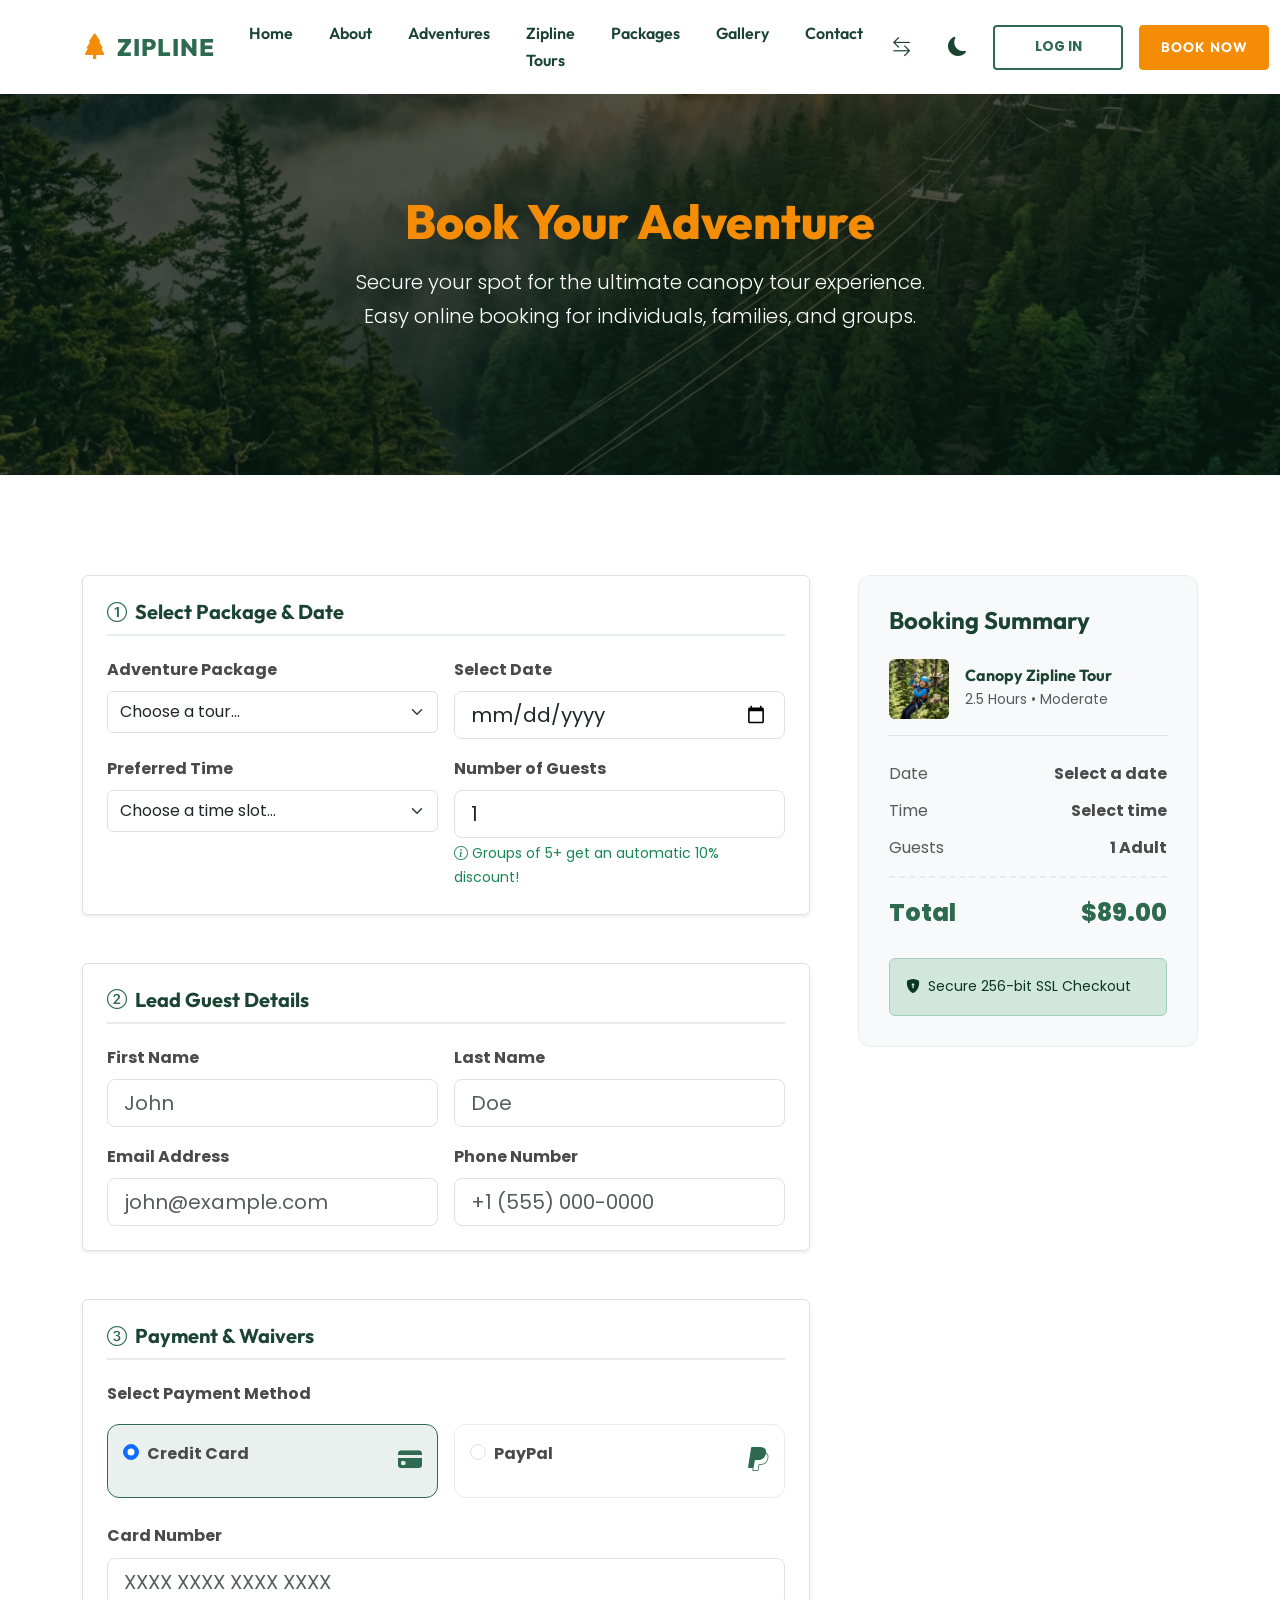
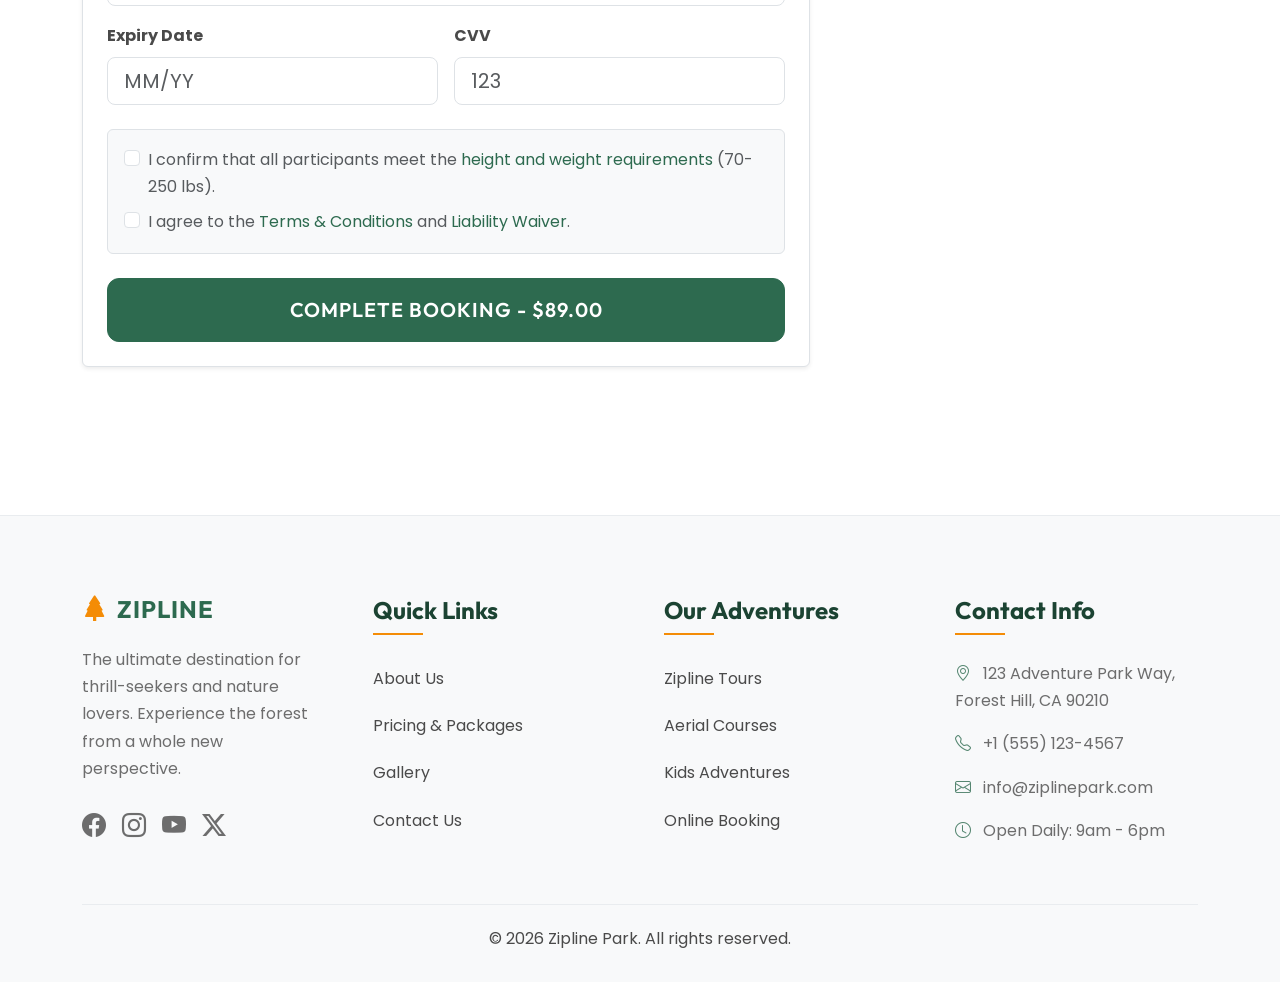
<file: booking.html>
<!DOCTYPE html>
<html lang="en" dir="ltr" data-theme="light">

<head>
    <meta charset="UTF-8">
    <meta name="viewport" content="width=device-width, initial-scale=1.0">
    <title>Book Your Adventure | Zipline</title>
    <meta name="description"
        content="Secure your spot online. Book your zipline canopy tour or aerial adventure park experience today.">

    <link href="https://cdn.jsdelivr.net/npm/bootstrap@5.3.2/dist/css/bootstrap.min.css" rel="stylesheet">
    <link href="https://cdn.jsdelivr.net/npm/bootstrap-icons@1.11.1/font/bootstrap-icons.css" rel="stylesheet">

    <!-- Favicon -->
    <link rel="icon" type="image/png" href="assets/images/favicon.png">

    <link rel="stylesheet" href="assets/css/style.css">
    <link rel="stylesheet" href="assets/css/dark-mode.css">
    <link rel="stylesheet" href="assets/css/rtl.css">

    <style>
        .booking-summary {
            background: var(--zl-light);
            border-radius: var(--zl-border-radius);
            padding: 30px;
            border: 1px solid var(--zl-border-color);
        }

        .form-section-title {
            font-size: 1.25rem;
            font-weight: 700;
            margin-bottom: 20px;
            padding-bottom: 10px;
            border-bottom: 2px solid var(--zl-border-color);
            color: var(--zl-heading-color);
        }

        .summary-item {
            display: flex;
            justify-content: space-between;
            margin-bottom: 10px;
            color: var(--zl-body-color);
        }

        .summary-total {
            font-size: 1.5rem;
            font-weight: 800;
            color: var(--zl-primary);
            border-top: 2px dashed var(--zl-border-color);
            padding-top: 15px;
            margin-top: 15px;
        }

        .payment-method-card {
            border: 1px solid var(--zl-border-color);
            border-radius: var(--zl-border-radius);
            padding: 15px;
            cursor: pointer;
            transition: var(--zl-transition);
        }

        .payment-method-card:hover {
            border-color: var(--zl-primary);
            background-color: rgba(45, 106, 79, 0.05);
        }

        .payment-method-card.active {
            border-color: var(--zl-primary);
            background-color: rgba(45, 106, 79, 0.1);
        }
    </style>
</head>

<body>

    <!-- Navbar -->
    <nav class="navbar navbar-expand-xl">
        <div class="container">
            <a class="navbar-brand" href="index.html">
                <i class="bi bi-tree-fill me-2 text-secondary"></i><span>ZIPLINE</span>
            </a>
            <button class="navbar-toggler" type="button" data-bs-toggle="collapse" data-bs-target="#mainNav">
                <i class="bi bi-list fs-2"></i>
            </button>
            <div class="collapse navbar-collapse" id="mainNav">
                <ul class="navbar-nav mx-auto mb-2 mb-lg-0">
                    <!-- Desktop View: Home Dropdown -->
                    <li class="nav-item dropdown d-none d-xl-block">
                        <a class="nav-link dropdown-toggle" href="#" id="homeDropdown" role="button" data-bs-toggle="dropdown" aria-expanded="false">
                            Home
                        </a>
                        <ul class="dropdown-menu shadow border-0" aria-labelledby="homeDropdown">
                            <li><a class="dropdown-item" href="index.html">Home 1</a></li>
                            <li><a class="dropdown-item" href="index-2.html">Home 2</a></li>
                        </ul>
                    </li>

                    <!-- Mobile View: Separate Links -->
                    <li class="nav-item d-xl-none">
                        <a class="nav-link" href="index.html">Home 1</a>
                    </li>
                    <li class="nav-item d-xl-none">
                        <a class="nav-link" href="index-2.html">Home 2</a>
                    </li>
                    <li class="nav-item">
                        <a class="nav-link" href="about.html">About</a>
                    </li>
                    <li class="nav-item">
                        <a class="nav-link" href="services.html">Adventures</a>
                    </li>
                    <li class="nav-item">
                        <a class="nav-link" href="zipline-tours.html">Zipline Tours</a>
                    </li>
                    <li class="nav-item">
                        <a class="nav-link" href="pricing.html">Packages</a>
                    </li>
                    <li class="nav-item">
                        <a class="nav-link" href="gallery.html">Gallery</a>
                    </li>
                    <li class="nav-item">
                        <a class="nav-link" href="contact.html">Contact</a>
                    </li>
                </ul>
                <div class="d-flex flex-column flex-lg-row align-items-center gap-3 mt-3 mt-lg-0">
                    <button id="rtl-toggle" class="rtl-toggle-btn" aria-label="Toggle RTL"><i class="bi bi-arrow-left-right"></i></button>
                    <button id="theme-toggle" class="theme-toggle-btn" aria-label="Toggle Dark Mode">
                        <i class="bi bi-moon-fill"></i>
                    </button>
                    <a href="login.html" class="btn btn-outline-primary btn-nav">Log In</a>
                    <a href="booking.html" class="btn btn-secondary btn-nav">Book Now</a>
                </div>
            </div>
    </nav>

    <!-- Page Header -->
    <header class="page-header" style="background-image: url('assets/images/home-hero.jpg');">
        <div class="page-header-content fade-in-up">
            <h1 class="page-header-title text-secondary">Book Your Adventure</h1>
            <p class="lead text-white mb-4">Secure your spot for the ultimate canopy tour experience.<br>Easy online booking for individuals, families, and groups.</p>
            <div class="header-divider mx-auto mt-3">
                <div class="line"></div>
                <div class="line"></div>
            </div>
        </div>
    </header>

    <!-- Booking Section -->
    <section class="section-padding">
        <div class="container">
            <div class="row g-5">
                <!-- Booking Form -->
                <div class="col-lg-8 fade-in-up">
                    <form class="needs-validation" novalidate action="#" method="POST">

                        <!-- Step 1: Package Selection -->
                        <div class="mb-5 bg-white p-4 rounded shadow-sm border">
                            <h3 class="form-section-title"><i class="bi bi-1-circle text-primary me-2"></i>Select
                                Package & Date</h3>
                            <div class="row g-3">
                                <div class="col-md-6">
                                    <label for="tourPackage" class="form-label fw-bold">Adventure Package</label>
                                    <select class="form-select form-control-lg" id="tourPackage" required>
                                        <option value="" selected disabled>Choose a tour...</option>
                                        <option value="canopy">Canopy Zipline Tour ($89)</option>
                                        <option value="extreme">Extreme Aerial Course ($110)</option>
                                        <option value="kids">Kids Jungle Adventure ($45)</option>
                                        <option value="night">Night Zipline Experience ($99)</option>
                                    </select>
                                    <div class="invalid-feedback">Please select a tour package.</div>
                                </div>
                                <div class="col-md-6">
                                    <label for="tourDate" class="form-label fw-bold">Select Date</label>
                                    <input type="date" class="form-control form-control-lg" id="tourDate" required>
                                    <div class="invalid-feedback">Please choose a valid date.</div>
                                </div>
                                <div class="col-md-6">
                                    <label for="tourTime" class="form-label fw-bold">Preferred Time</label>
                                    <select class="form-select form-control-lg" id="tourTime" required>
                                        <option value="" selected disabled>Choose a time slot...</option>
                                        <option value="09:00">09:00 AM</option>
                                        <option value="11:00">11:00 AM</option>
                                        <option value="13:30">01:30 PM</option>
                                        <option value="15:30">03:30 PM</option>
                                    </select>
                                </div>
                                <div class="col-md-6">
                                    <label for="guestCount" class="form-label fw-bold">Number of Guests</label>
                                    <input type="number" class="form-control form-control-lg" id="guestCount" min="1"
                                        max="20" value="1" required>
                                    <div class="form-text text-success"><i class="bi bi-info-circle me-1"></i>Groups of
                                        5+ get an automatic 10% discount!</div>
                                </div>
                            </div>
                        </div>

                        <!-- Step 2: Guest Details -->
                        <div class="mb-5 bg-white p-4 rounded shadow-sm border">
                            <h3 class="form-section-title"><i class="bi bi-2-circle text-primary me-2"></i>Lead Guest
                                Details</h3>
                            <div class="row g-3">
                                <div class="col-md-6">
                                    <label for="firstName" class="form-label fw-bold">First Name</label>
                                    <input type="text" class="form-control form-control-lg" id="firstName"
                                        placeholder="John" required>
                                </div>
                                <div class="col-md-6">
                                    <label for="lastName" class="form-label fw-bold">Last Name</label>
                                    <input type="text" class="form-control form-control-lg" id="lastName"
                                        placeholder="Doe" required>
                                </div>
                                <div class="col-md-6">
                                    <label for="email" class="form-label fw-bold">Email Address</label>
                                    <input type="email" class="form-control form-control-lg" id="email"
                                        placeholder="john@example.com" required>
                                </div>
                                <div class="col-md-6">
                                    <label for="phone" class="form-label fw-bold">Phone Number</label>
                                    <input type="tel" class="form-control form-control-lg" id="phone"
                                        placeholder="+1 (555) 000-0000" required>
                                </div>
                            </div>
                        </div>

                        <!-- Step 3: Payment & Waivers -->
                        <div class="mb-5 bg-white p-4 rounded shadow-sm border">
                            <h3 class="form-section-title"><i class="bi bi-3-circle text-primary me-2"></i>Payment &
                                Waivers</h3>

                            <label class="form-label fw-bold mb-3">Select Payment Method</label>
                            <div class="row g-3 mb-4">
                                <div class="col-md-6">
                                    <div class="payment-method-card active">
                                        <div class="form-check">
                                            <input class="form-check-input" type="radio" name="paymentMethod"
                                                id="creditCard" checked>
                                            <label class="form-check-label fw-bold w-100" for="creditCard">
                                                Credit Card
                                                <i class="bi bi-credit-card-fill float-end fs-4 text-primary"></i>
                                            </label>
                                        </div>
                                    </div>
                                </div>
                                <div class="col-md-6">
                                    <div class="payment-method-card">
                                        <div class="form-check">
                                            <input class="form-check-input" type="radio" name="paymentMethod"
                                                id="paypal">
                                            <label class="form-check-label fw-bold w-100" for="paypal">
                                                PayPal
                                                <i class="bi bi-paypal float-end fs-4 text-primary"></i>
                                            </label>
                                        </div>
                                    </div>
                                </div>
                            </div>

                            <!-- Card Details Placeholder -->
                            <div class="row g-3 mb-4">
                                <div class="col-12">
                                    <label class="form-label fw-bold">Card Number</label>
                                    <input type="text" class="form-control form-control-lg"
                                        placeholder="XXXX XXXX XXXX XXXX" required>
                                </div>
                                <div class="col-md-6">
                                    <label class="form-label fw-bold">Expiry Date</label>
                                    <input type="text" class="form-control form-control-lg" placeholder="MM/YY"
                                        required>
                                </div>
                                <div class="col-md-6">
                                    <label class="form-label fw-bold">CVV</label>
                                    <input type="text" class="form-control form-control-lg" placeholder="123" required>
                                </div>
                            </div>

                            <!-- Waivers -->
                            <div class="bg-light p-3 rounded mb-4 border">
                                <div class="form-check mb-2">
                                    <input class="form-check-input" type="checkbox" value="" id="waiverCheck" required>
                                    <label class="form-check-label text-muted" for="waiverCheck">
                                        I confirm that all participants meet the <a href="faq.html"
                                            target="_blank">height and weight requirements</a> (70-250 lbs).
                                    </label>
                                    <div class="invalid-feedback">You must acknowledge the safety requirements.</div>
                                </div>
                                <div class="form-check">
                                    <input class="form-check-input" type="checkbox" value="" id="termsCheck" required>
                                    <label class="form-check-label text-muted" for="termsCheck">
                                        I agree to the <a href="#" target="_blank">Terms & Conditions</a> and <a
                                            href="#" target="_blank">Liability Waiver</a>.
                                    </label>
                                    <div class="invalid-feedback">You must agree to the terms and conditions.</div>
                                </div>
                            </div>

                            <button class="btn btn-primary btn-lg w-100 py-3 fs-5" type="submit">Complete Booking -
                                $89.00</button>
                        </div>
                    </form>
                </div>

                <!-- Booking Summary Sidebar -->
                <div class="col-lg-4 fade-in-up">
                    <div class="booking-summary sticky-top" style="top: 100px;">
                        <h4 class="fw-bold mb-4">Booking Summary</h4>

                        <div class="d-flex align-items-center mb-4 pb-3 border-bottom">
                            <img src="assets/images/gallery-1.jpg"
                                class="rounded me-3" width="60" height="60" style="object-fit: cover;"
                                alt="Tour Thumbnail">
                            <div>
                                <h6 class="fw-bold mb-0" id="summaryTourName">Canopy Zipline Tour</h6>
                                <span class="small text-muted" id="summaryTourTime">2.5 Hours • Moderate</span>
                            </div>
                        </div>

                        <div class="summary-item">
                            <span class="text-muted">Date</span>
                            <span class="fw-bold" id="summaryDate">Select a date</span>
                        </div>
                        <div class="summary-item">
                            <span class="text-muted">Time</span>
                            <span class="fw-bold" id="summaryTime">Select time</span>
                        </div>
                        <div class="summary-item">
                            <span class="text-muted">Guests</span>
                            <span class="fw-bold" id="summaryGuests">1 Adult</span>
                        </div>

                        <div class="summary-total d-flex justify-content-between align-items-center">
                            <span>Total</span>
                            <span id="summaryPrice">$89.00</span>
                        </div>

                        <div class="alert alert-success mt-4 mb-0 small" role="alert">
                            <i class="bi bi-shield-lock-fill me-2"></i>Secure 256-bit SSL Checkout
                        </div>
                    </div>
                </div>
            </div>
        </div>
    </section>

    <!-- Footer -->
    <footer class="footer">
        <div class="container">
            <div class="row g-5">
                <div class="col-lg-3 col-md-6">
                    <a class="navbar-brand fs-4 fw-bold mb-4 d-block text-white" href="index.html">
                        <i class="bi bi-tree-fill me-2 text-secondary"></i><span>ZIPLINE</span>
                    </a>
                    <p class="text-white-50 mb-4">The ultimate destination for thrill-seekers and nature lovers. Experience the forest from a whole new perspective.</p>
                    <div class="d-flex gap-3">
                        <a href="#" class="text-white-50 fs-4 hover-primary"><i class="bi bi-facebook"></i></a>
                        <a href="#" class="text-white-50 fs-4 hover-primary"><i class="bi bi-instagram"></i></a>
                        <a href="#" class="text-white-50 fs-4 hover-primary"><i class="bi bi-youtube"></i></a>
                        <a href="#" class="text-white-50 fs-4 hover-primary"><i class="bi bi-twitter-x"></i></a>
                    </div>
                </div>
                <div class="col-lg-3 col-md-6 footer-widget">
                    <h4>Quick Links</h4>
                    <ul class="footer-links">
                        <li><a href="about.html">About Us</a></li>
                        <li><a href="pricing.html">Pricing & Packages</a></li>
                        <li><a href="gallery.html">Gallery</a></li>
                        <li><a href="contact.html">Contact Us</a></li>
                    </ul>
                </div>
                <div class="col-lg-3 col-md-6 footer-widget">
                    <h4>Our Adventures</h4>
                    <ul class="footer-links">
                        <li><a href="zipline-tours.html">Zipline Tours</a></li>
                        <li><a href="services.html">Aerial Courses</a></li>
                        <li><a href="services.html">Kids Adventures</a></li>
                        <li><a href="booking.html">Online Booking</a></li>
                    </ul>
                </div>
                <div class="col-lg-3 col-md-6 footer-widget">
                    <h4>Contact Info</h4>
                    <ul class="footer-links">
                        <li class="text-white-50 mb-3"><i class="bi bi-geo-alt me-2 text-primary"></i> 123 Adventure Park Way, Forest Hill, CA 90210</li>
                        <li class="text-white-50 mb-3"><i class="bi bi-telephone me-2 text-primary"></i> +1 (555) 123-4567</li>
                        <li class="text-white-50 mb-3"><i class="bi bi-envelope me-2 text-primary"></i> info@ziplinepark.com</li>
                        <li class="text-white-50"><i class="bi bi-clock me-2 text-primary"></i> Open Daily: 9am - 6pm</li>
                    </ul>
                </div>
            </div>
            <div class="footer-bottom">
                <p class="mb-0">&copy; <script>document.write(new Date().getFullYear())</script> Zipline Park. All rights reserved.</p>
            </div>
        </div>
    </footer>

    <script src="https://cdn.jsdelivr.net/npm/bootstrap@5.3.2/dist/js/bootstrap.bundle.min.js"></script>
    <script src="assets/js/main.js"></script>

    <script>
        // JS for Booking logic (Dynamic updating of summary)
        document.addEventListener('DOMContentLoaded', () => {
            const guestCount = document.getElementById('guestCount');
            const tourPackage = document.getElementById('tourPackage');
            const tourDate = document.getElementById('tourDate');
            const tourTime = document.getElementById('tourTime');

            const summaryGuests = document.getElementById('summaryGuests');
            const summaryPrice = document.getElementById('summaryPrice');
            const summaryDate = document.getElementById('summaryDate');
            const summaryTime = document.getElementById('summaryTime');
            const summaryTourName = document.getElementById('summaryTourName');
            const submitBtn = document.querySelector('button[type="submit"]');

            const prices = {
                'canopy': 89,
                'extreme': 110,
                'kids': 45,
                'night': 99
            };

            const names = {
                'canopy': 'Canopy Zipline Tour',
                'extreme': 'Extreme Aerial Course',
                'kids': 'Kids Jungle Adventure',
                'night': 'Night Zipline Experience'
            };

            function updateSummary() {
                const count = parseInt(guestCount.value) || 1;
                const pkg = tourPackage.value;
                const date = tourDate.value;
                const time = tourTime.value;

                summaryGuests.textContent = `${count} Guest${count > 1 ? 's' : ''}`;

                if (date) summaryDate.textContent = new Date(date).toLocaleDateString();
                if (time) summaryTime.textContent = time;

                if (pkg && prices[pkg]) {
                    summaryTourName.textContent = names[pkg];
                    let total = prices[pkg] * count;
                    // Group discount
                    if (count >= 5) {
                        total = total * 0.9; // 10% off
                    }
                    summaryPrice.textContent = `$${total.toFixed(2)}`;
                    submitBtn.textContent = `Complete Booking - $${total.toFixed(2)}`;
                }
            }

            guestCount.addEventListener('input', updateSummary);
            tourPackage.addEventListener('change', updateSummary);
            tourDate.addEventListener('change', updateSummary);
            tourTime.addEventListener('change', updateSummary);

            // Payment method toggles
            const paymentCards = document.querySelectorAll('.payment-method-card');
            paymentCards.forEach(card => {
                card.addEventListener('click', function () {
                    paymentCards.forEach(c => c.classList.remove('active'));
                    this.classList.add('active');
                    this.querySelector('.form-check-input').checked = true;
                });
            });
        });
    </script>
</body>

</html>
</file>
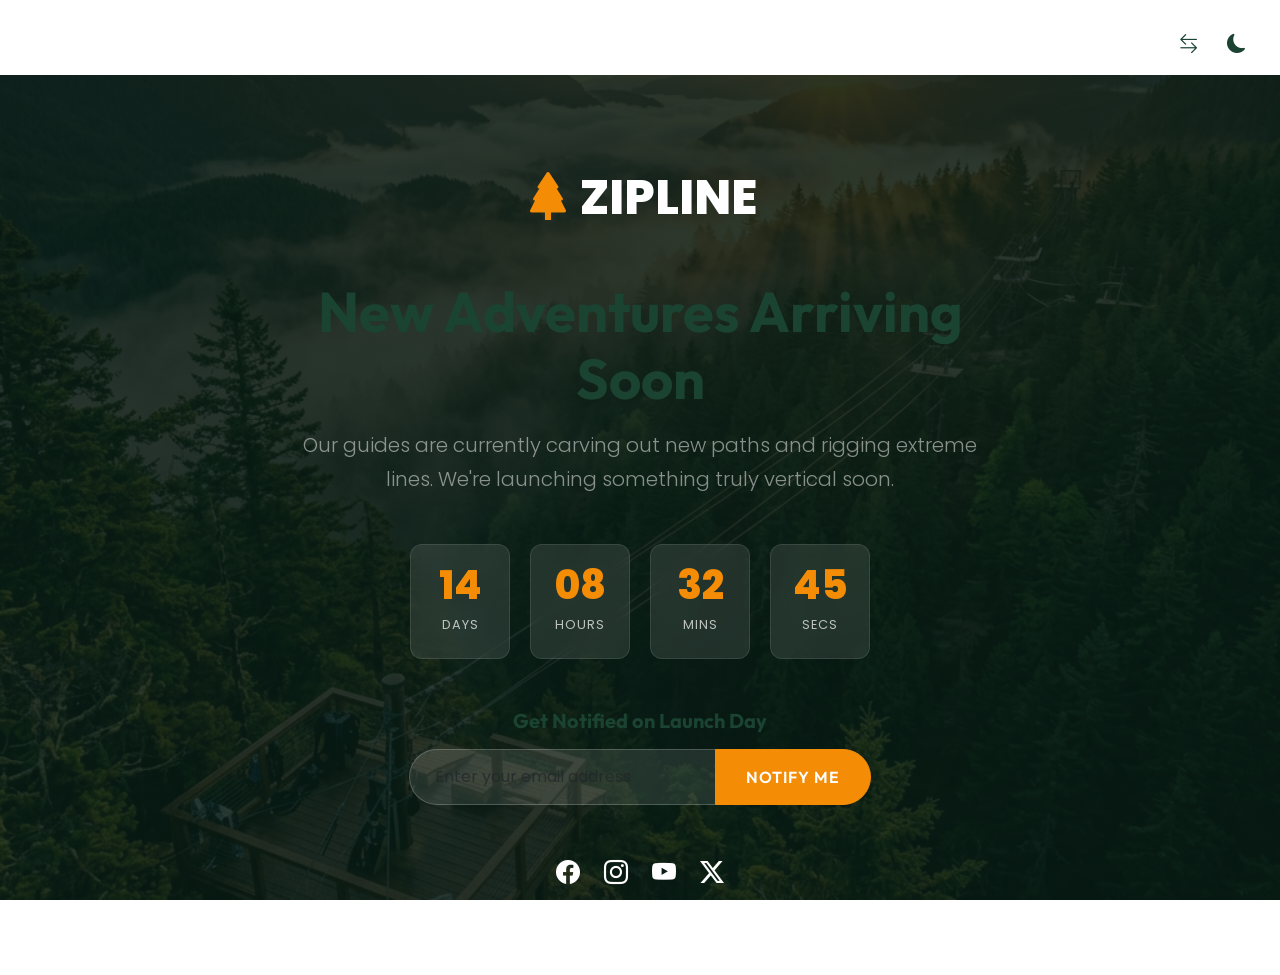
<file: coming-soon.html>
<!DOCTYPE html>
<html lang="en" dir="ltr" data-theme="light">
<head>
    <meta charset="UTF-8">
    <meta name="viewport" content="width=device-width, initial-scale=1.0">
    <title>Coming Soon | Zipline Adventure Park</title>
    <meta name="description" content="New adventures are on the horizon. Stay tuned for the grand opening of our newest zipline courses and aerial attractions.">
    
    <link href="https://cdn.jsdelivr.net/npm/bootstrap@5.3.2/dist/css/bootstrap.min.css" rel="stylesheet">
    <link href="https://cdn.jsdelivr.net/npm/bootstrap-icons@1.11.1/font/bootstrap-icons.css" rel="stylesheet">
    
    <!-- Favicon -->
    <link rel="icon" type="image/png" href="assets/images/favicon.png">
    
    <link rel="stylesheet" href="assets/css/style.css">
    <link rel="stylesheet" href="assets/css/dark-mode.css">
    <link rel="stylesheet" href="assets/css/rtl.css">
    
    <style>
        .coming-soon-page {
            min-height: 100vh;
            display: flex;
            align-items: center;
            justify-content: center;
            background-image: linear-gradient(rgba(8, 28, 21, 0.85), rgba(8, 28, 21, 0.85)), url('assets/images/home-hero.jpg');
            background-size: cover;
            background-position: center;
            background-attachment: fixed;
            color: #fff;
            padding: 80px 0;
            text-align: center;
        }
        
        .cs-content {
            max-width: 700px;
        }
        
        .cs-logo {
            font-size: 3rem;
            font-weight: 800;
            color: #fff;
            margin-bottom: 40px;
            display: inline-flex;
            align-items: center;
            text-decoration: none;
        }
        
        .cs-logo i {
            color: var(--zl-secondary);
        }
        
        .countdown-container {
            display: flex;
            justify-content: center;
            gap: 20px;
            margin-bottom: 50px;
        }
        
        .countdown-item {
            background: rgba(255, 255, 255, 0.1);
            backdrop-filter: blur(10px);
            padding: 20px;
            border-radius: 12px;
            min-width: 100px;
            border: 1px solid rgba(255, 255, 255, 0.1);
        }
        
        .countdown-value {
            font-size: 2.5rem;
            font-weight: 800;
            display: block;
            line-height: 1;
            margin-bottom: 5px;
            color: var(--zl-secondary);
        }
        
        .countdown-label {
            font-size: 0.8rem;
            text-transform: uppercase;
            letter-spacing: 1px;
            opacity: 0.7;
        }
        
        .subscribe-form .form-control {
            background: rgba(255, 255, 255, 0.1);
            border: 1px solid rgba(255, 255, 255, 0.2);
            color: #fff;
            padding: 15px 25px;
            border-radius: 50px;
        }
        
        .subscribe-form .form-control:focus {
            background: rgba(255, 255, 255, 0.15);
            border-color: var(--zl-secondary);
            box-shadow: none;
        }
        
        .subscribe-form .btn {
            border-radius: 50px;
            padding-left: 30px;
            padding-right: 30px;
        }
    </style>
</head>
<body>

    <div class="coming-soon-page">
        <div class="container">
            <div class="cs-content mx-auto fade-in-up">
                <a href="index.html" class="cs-logo">
                    <i class="bi bi-tree-fill me-2"></i><span>ZIPLINE</span>
                </a>
                
                <h1 class="display-4 fw-bold mb-3">New Adventures Arriving Soon</h1>
                <p class="lead text-white-50 mb-5">Our guides are currently carving out new paths and rigging extreme lines. We're launching something truly vertical soon.</p>
                
                <div class="countdown-container">
                    <div class="countdown-item">
                        <span class="countdown-value">14</span>
                        <span class="countdown-label">Days</span>
                    </div>
                    <div class="countdown-item">
                        <span class="countdown-value">08</span>
                        <span class="countdown-label">Hours</span>
                    </div>
                    <div class="countdown-item">
                        <span class="countdown-value">32</span>
                        <span class="countdown-label">Mins</span>
                    </div>
                    <div class="countdown-item">
                        <span class="countdown-value">45</span>
                        <span class="countdown-label">Secs</span>
                    </div>
                </div>
                
                <div class="subscribe-form mb-5">
                    <h5 class="mb-3">Get Notified on Launch Day</h5>
                    <form class="row g-3 justify-content-center">
                        <div class="col-md-8">
                            <div class="input-group">
                                <input type="email" class="form-control" placeholder="Enter your email address" required>
                                <button class="btn btn-secondary" type="submit">Notify Me</button>
                            </div>
                        </div>
                    </form>
                </div>
                
                <div class="social-links d-flex justify-content-center gap-4">
                    <a href="#" class="text-white fs-4"><i class="bi bi-facebook"></i></a>
                    <a href="#" class="text-white fs-4"><i class="bi bi-instagram"></i></a>
                    <a href="#" class="text-white fs-4"><i class="bi bi-youtube"></i></a>
                    <a href="#" class="text-white fs-4"><i class="bi bi-twitter-x"></i></a>
                </div>
            </div>
        </div>
    </div>

    <!-- Theme Toggle -->
    <div class="position-fixed top-0 end-0 p-4 z-3">
        <div class="d-flex gap-2">
            <button id="rtl-toggle" class="rtl-toggle-btn"><i class="bi bi-arrow-left-right"></i></button>
            <button id="theme-toggle" class="theme-toggle-btn">
                <i class="bi bi-moon-fill"></i>
            </button>
        </div>
    </div>

    <script src="https://cdn.jsdelivr.net/npm/bootstrap@5.3.2/dist/js/bootstrap.bundle.min.js"></script>
    <script src="assets/js/main.js"></script>
</body>
</html>
</file>
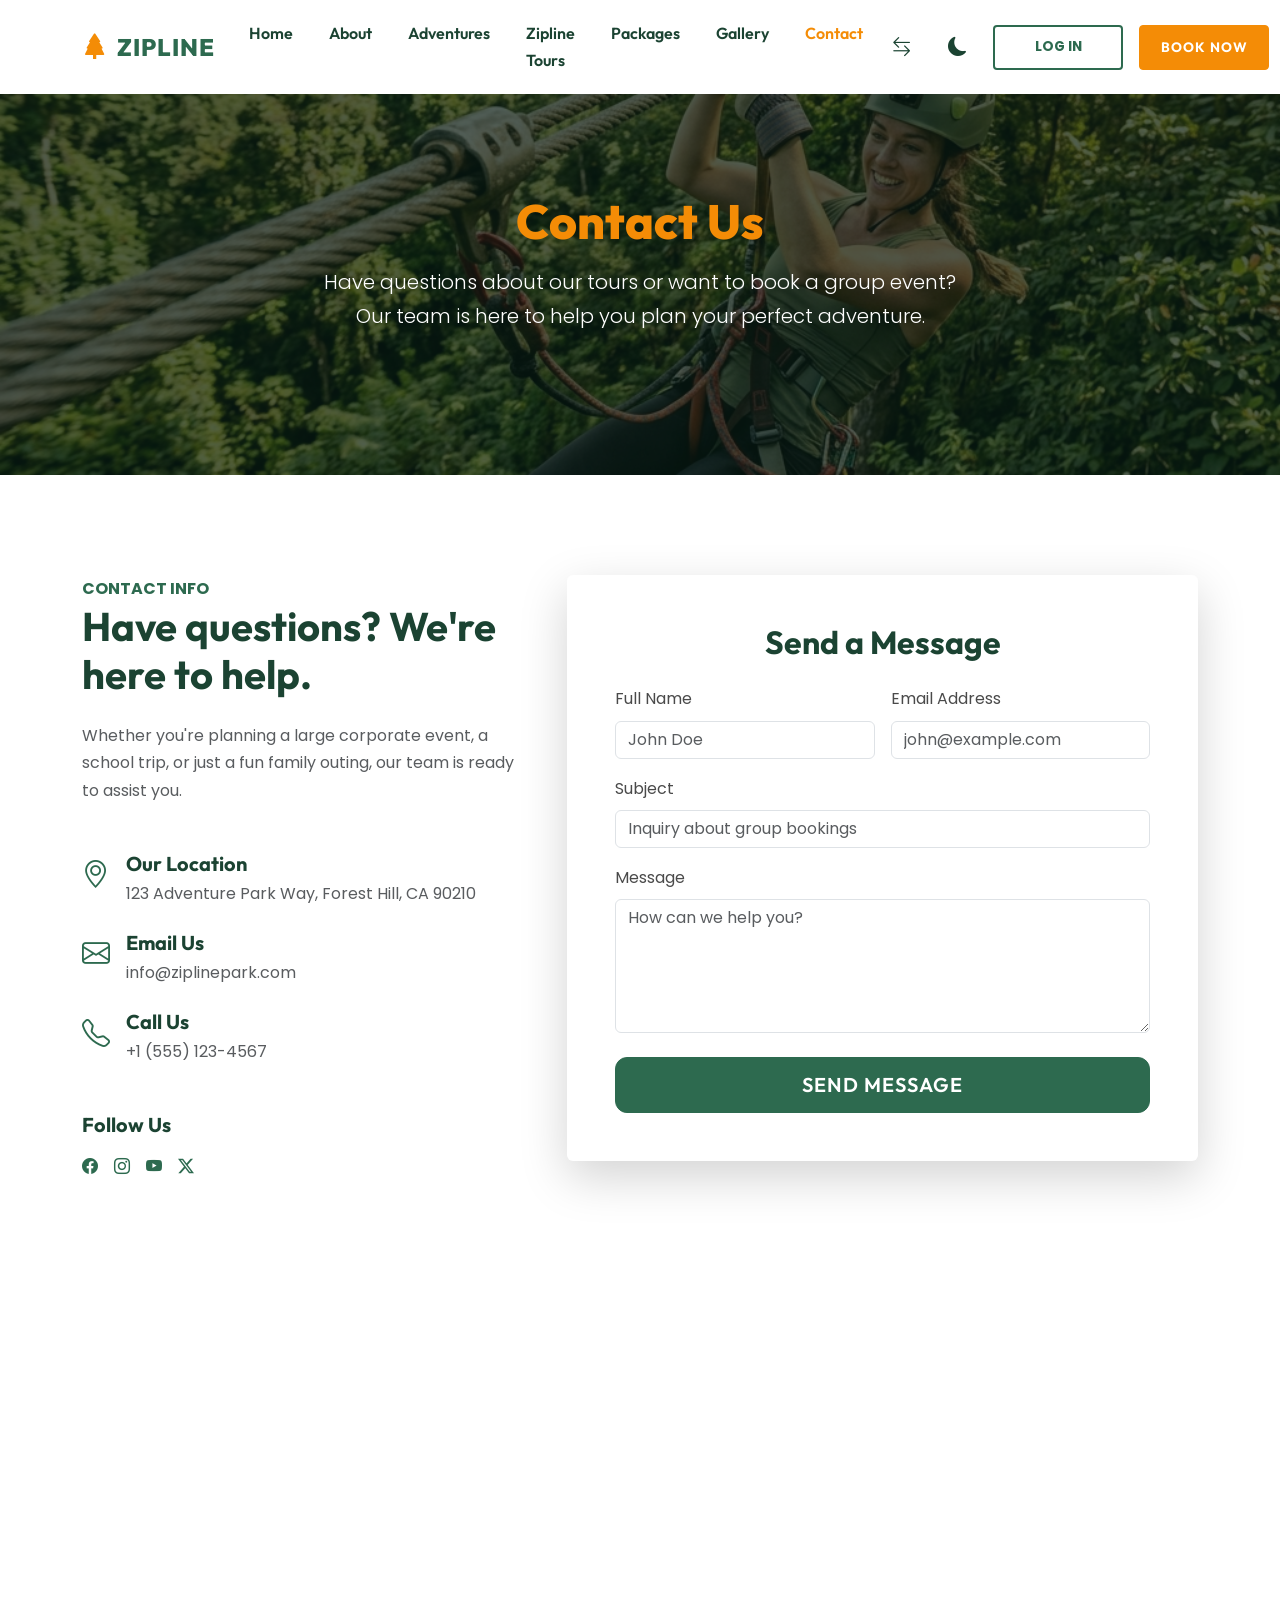
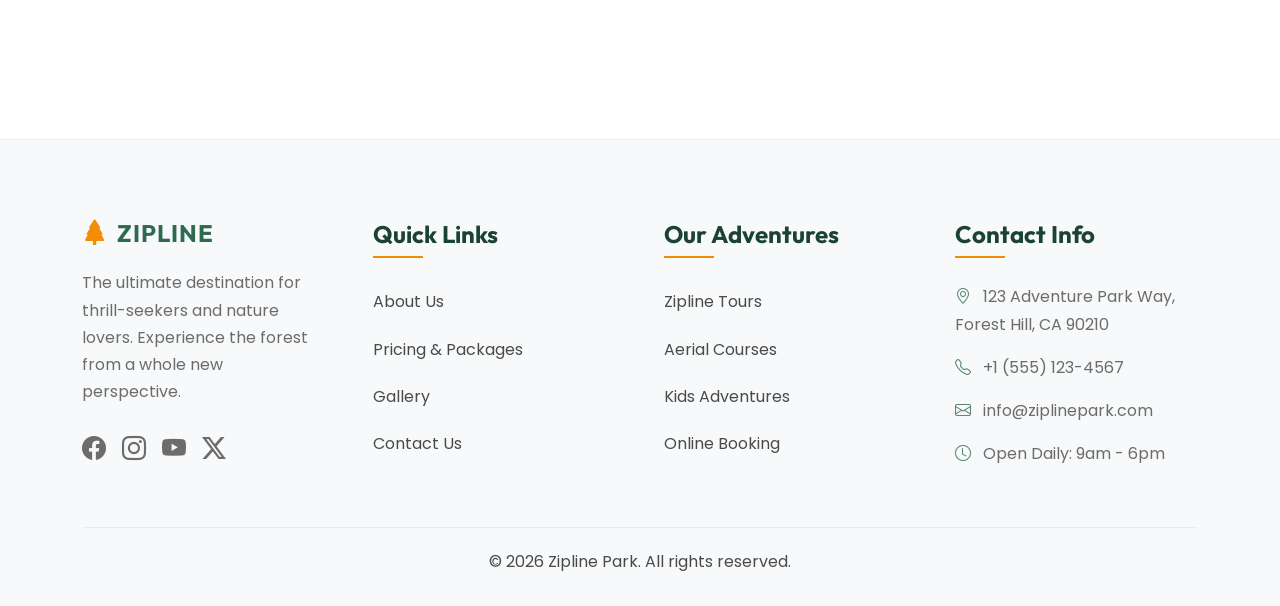
<file: contact.html>
<!DOCTYPE html>
<html lang="en" dir="ltr" data-theme="light">
<head>
    <meta charset="UTF-8">
    <meta name="viewport" content="width=device-width, initial-scale=1.0">
    <title>Contact Us | Zipline Adventure Park</title>
    <meta name="description" content="Get in touch with Zipline Park for inquiries about canopy tours, group bookings, and special events. Our team is ready to help you plan your next adventure.">
    
    <link href="https://cdn.jsdelivr.net/npm/bootstrap@5.3.2/dist/css/bootstrap.min.css" rel="stylesheet">
    <link href="https://cdn.jsdelivr.net/npm/bootstrap-icons@1.11.1/font/bootstrap-icons.css" rel="stylesheet">
    
    <!-- Favicon -->
    <link rel="icon" type="image/png" href="assets/images/favicon.png">
    
    <link rel="stylesheet" href="assets/css/style.css">
    <link rel="stylesheet" href="assets/css/dark-mode.css">
    <link rel="stylesheet" href="assets/css/rtl.css">
</head>
<body>

    <!-- Navbar -->
    <nav class="navbar navbar-expand-xl">
        <div class="container">
            <a class="navbar-brand" href="index.html">
                <i class="bi bi-tree-fill me-2 text-secondary"></i><span>ZIPLINE</span>
            </a>
            <button class="navbar-toggler" type="button" data-bs-toggle="collapse" data-bs-target="#mainNav">
                <i class="bi bi-list fs-2"></i>
            </button>
            <div class="collapse navbar-collapse" id="mainNav">
                <ul class="navbar-nav mx-auto mb-2 mb-lg-0">
                    <!-- Desktop View: Home Dropdown -->
                    <li class="nav-item dropdown d-none d-xl-block">
                        <a class="nav-link dropdown-toggle" href="#" id="homeDropdown" role="button" data-bs-toggle="dropdown" aria-expanded="false">
                            Home
                        </a>
                        <ul class="dropdown-menu shadow border-0" aria-labelledby="homeDropdown">
                            <li><a class="dropdown-item" href="index.html">Home 1</a></li>
                            <li><a class="dropdown-item" href="index-2.html">Home 2</a></li>
                        </ul>
                    </li>

                    <!-- Mobile View: Separate Links -->
                    <li class="nav-item d-xl-none">
                        <a class="nav-link" href="index.html">Home 1</a>
                    </li>
                    <li class="nav-item d-xl-none">
                        <a class="nav-link" href="index-2.html">Home 2</a>
                    </li>
                    <li class="nav-item"><a class="nav-link" href="about.html">About</a></li>
                    <li class="nav-item"><a class="nav-link" href="services.html">Adventures</a></li>
                    <li class="nav-item"><a class="nav-link" href="zipline-tours.html">Zipline Tours</a></li>
                    <li class="nav-item"><a class="nav-link" href="pricing.html">Packages</a></li>
                    <li class="nav-item"><a class="nav-link" href="gallery.html">Gallery</a></li>
                    <li class="nav-item"><a class="nav-link active" href="contact.html">Contact</a></li>
                </ul>
                <div class="d-flex flex-column flex-lg-row align-items-center gap-3 mt-3 mt-lg-0">
                    <button id="rtl-toggle" class="rtl-toggle-btn" aria-label="Toggle RTL"><i class="bi bi-arrow-left-right"></i></button>
                    <button id="theme-toggle" class="theme-toggle-btn" aria-label="Toggle Dark Mode">
                        <i class="bi bi-moon-fill"></i>
                    </button>
                    <a href="login.html" class="btn btn-outline-primary btn-nav">Log In</a>
                    <a href="booking.html" class="btn btn-secondary btn-nav">Book Now</a>
                </div>
            </div>
        </div>
    </nav>

    <!-- Page Header -->
    <header class="page-header" style="background-image: url('assets/images/contact-hero.jpg');">
        <div class="page-header-content fade-in-up">
            <h1 class="page-header-title text-secondary">Contact Us</h1>
            <p class="lead text-white mb-4">Have questions about our tours or want to book a group event?<br>Our team is here to help you plan your perfect adventure.</p>
            <div class="header-divider mx-auto">
                <div class="line"></div>
                <div class="line"></div>
            </div>
        </div>
    </header>

    <!-- Contact Section -->
    <section class="section-padding">
        <div class="container">
            <div class="row g-5">
                <div class="col-lg-5 fade-in-up">
                    <span class="subtitle text-primary fw-bold text-uppercase">Contact Info</span>
                    <h2 class="display-6 fw-bold mb-4">Have questions? We're here to help.</h2>
                    <p class="text-muted mb-5">Whether you're planning a large corporate event, a school trip, or just a fun family outing, our team is ready to assist you.</p>
                    
                    <div class="d-flex mb-4">
                        <div class="icon-box me-3">
                            <i class="bi bi-geo-alt fs-3 text-primary"></i>
                        </div>
                        <div>
                            <h5 class="fw-bold mb-1">Our Location</h5>
                            <p class="text-muted mb-0">123 Adventure Park Way, Forest Hill, CA 90210</p>
                        </div>
                    </div>
                    
                    <div class="d-flex mb-4">
                        <div class="icon-box me-3">
                            <i class="bi bi-envelope fs-3 text-primary"></i>
                        </div>
                        <div>
                            <h5 class="fw-bold mb-1">Email Us</h5>
                            <p class="text-muted mb-0">info@ziplinepark.com</p>
                        </div>
                    </div>
                    
                    <div class="d-flex mb-4">
                        <div class="icon-box me-3">
                            <i class="bi bi-telephone fs-3 text-primary"></i>
                        </div>
                        <div>
                            <h5 class="fw-bold mb-1">Call Us</h5>
                            <p class="text-muted mb-0">+1 (555) 123-4567</p>
                        </div>
                    </div>

                    <div class="mt-5">
                        <h5 class="fw-bold mb-3">Follow Us</h5>
                        <div class="contact-socials d-flex gap-3">
                            <a href="#"><i class="bi bi-facebook"></i></a>
                            <a href="#"><i class="bi bi-instagram"></i></a>
                            <a href="#"><i class="bi bi-youtube"></i></a>
                            <a href="#"><i class="bi bi-twitter-x"></i></a>
                        </div>
                    </div>
                </div>
                
                <div class="col-lg-7 fade-in-up" style="transition-delay: 0.1s;">
                    <div class="bg-white p-5 rounded shadow-lg">
                        <h2 class="fw-bold mb-4 text-center">Send a Message</h2>
                        <form action="#">
                            <div class="row g-3">
                                <div class="col-md-6">
                                    <label class="form-label">Full Name</label>
                                    <input type="text" class="form-control" placeholder="John Doe">
                                </div>
                                <div class="col-md-6">
                                    <label class="form-label">Email Address</label>
                                    <input type="email" class="form-control" placeholder="john@example.com">
                                </div>
                                <div class="col-12">
                                    <label class="form-label">Subject</label>
                                    <input type="text" class="form-control" placeholder="Inquiry about group bookings">
                                </div>
                                <div class="col-12">
                                    <label class="form-label">Message</label>
                                    <textarea class="form-control" rows="5" placeholder="How can we help you?"></textarea>
                                </div>
                                <div class="col-12 mt-4">
                                    <button type="submit" class="btn btn-primary btn-lg w-100">Send Message</button>
                                </div>
                            </div>
                        </form>
                    </div>
                </div>
            </div>
        </div>
    </section>

    <!-- Google Map -->
    <div class="map-section w-100 fade-in-up">
        <iframe src="https://www.google.com/maps/embed?pb=!1m18!1m12!1m3!1d158857.7281066703!2d-0.24168144921875!3d51.52877184921875!2m3!1f0!2f0!3f0!3m2!1i1024!2i768!4f13.1!3m3!1m2!1s0x47d8a00baf21de75%3A0x52963a5addd52a99!2sLondon%2C%20UK!5e0!3m2!1sen!2sus!4v1634567890123!5m2!1sen!2sus" 
            width="100%" height="450" style="border:0;" allowfullscreen="" loading="lazy"></iframe>
    </div>

    <!-- Footer -->
    <footer class="footer">
        <div class="container">
            <div class="row g-5">
                <div class="col-lg-3 col-md-6">
                    <a class="navbar-brand fs-4 fw-bold mb-4 d-block text-white" href="index.html">
                        <i class="bi bi-tree-fill me-2 text-secondary"></i><span>ZIPLINE</span>
                    </a>
                    <p class="text-white-50 mb-4">The ultimate destination for thrill-seekers and nature lovers. Experience the forest from a whole new perspective.</p>
                    <div class="d-flex gap-3">
                        <a href="#" class="text-white-50 fs-4 hover-primary"><i class="bi bi-facebook"></i></a>
                        <a href="#" class="text-white-50 fs-4 hover-primary"><i class="bi bi-instagram"></i></a>
                        <a href="#" class="text-white-50 fs-4 hover-primary"><i class="bi bi-youtube"></i></a>
                        <a href="#" class="text-white-50 fs-4 hover-primary"><i class="bi bi-twitter-x"></i></a>
                    </div>
                </div>
                <div class="col-lg-3 col-md-6 footer-widget">
                    <h4>Quick Links</h4>
                    <ul class="footer-links">
                        <li><a href="about.html">About Us</a></li>
                        <li><a href="pricing.html">Pricing & Packages</a></li>
                        <li><a href="gallery.html">Gallery</a></li>
                        <li><a href="contact.html">Contact Us</a></li>
                    </ul>
                </div>
                <div class="col-lg-3 col-md-6 footer-widget">
                    <h4>Our Adventures</h4>
                    <ul class="footer-links">
                        <li><a href="zipline-tours.html">Zipline Tours</a></li>
                        <li><a href="services.html">Aerial Courses</a></li>
                        <li><a href="services.html">Kids Adventures</a></li>
                        <li><a href="booking.html">Online Booking</a></li>
                    </ul>
                </div>
                <div class="col-lg-3 col-md-6 footer-widget">
                    <h4>Contact Info</h4>
                    <ul class="footer-links">
                        <li class="text-white-50 mb-3"><i class="bi bi-geo-alt me-2 text-primary"></i> 123 Adventure Park Way, Forest Hill, CA 90210</li>
                        <li class="text-white-50 mb-3"><i class="bi bi-telephone me-2 text-primary"></i> +1 (555) 123-4567</li>
                        <li class="text-white-50 mb-3"><i class="bi bi-envelope me-2 text-primary"></i> info@ziplinepark.com</li>
                        <li class="text-white-50"><i class="bi bi-clock me-2 text-primary"></i> Open Daily: 9am - 6pm</li>
                    </ul>
                </div>
            </div>
            <div class="footer-bottom">
                <p class="mb-0">&copy; <script>document.write(new Date().getFullYear())</script> Zipline Park. All rights reserved.</p>
            </div>
        </div>
    </footer>

    <script src="https://cdn.jsdelivr.net/npm/bootstrap@5.3.2/dist/js/bootstrap.bundle.min.js"></script>
    <script src="assets/js/main.js"></script>
</body>
</html>
</file>
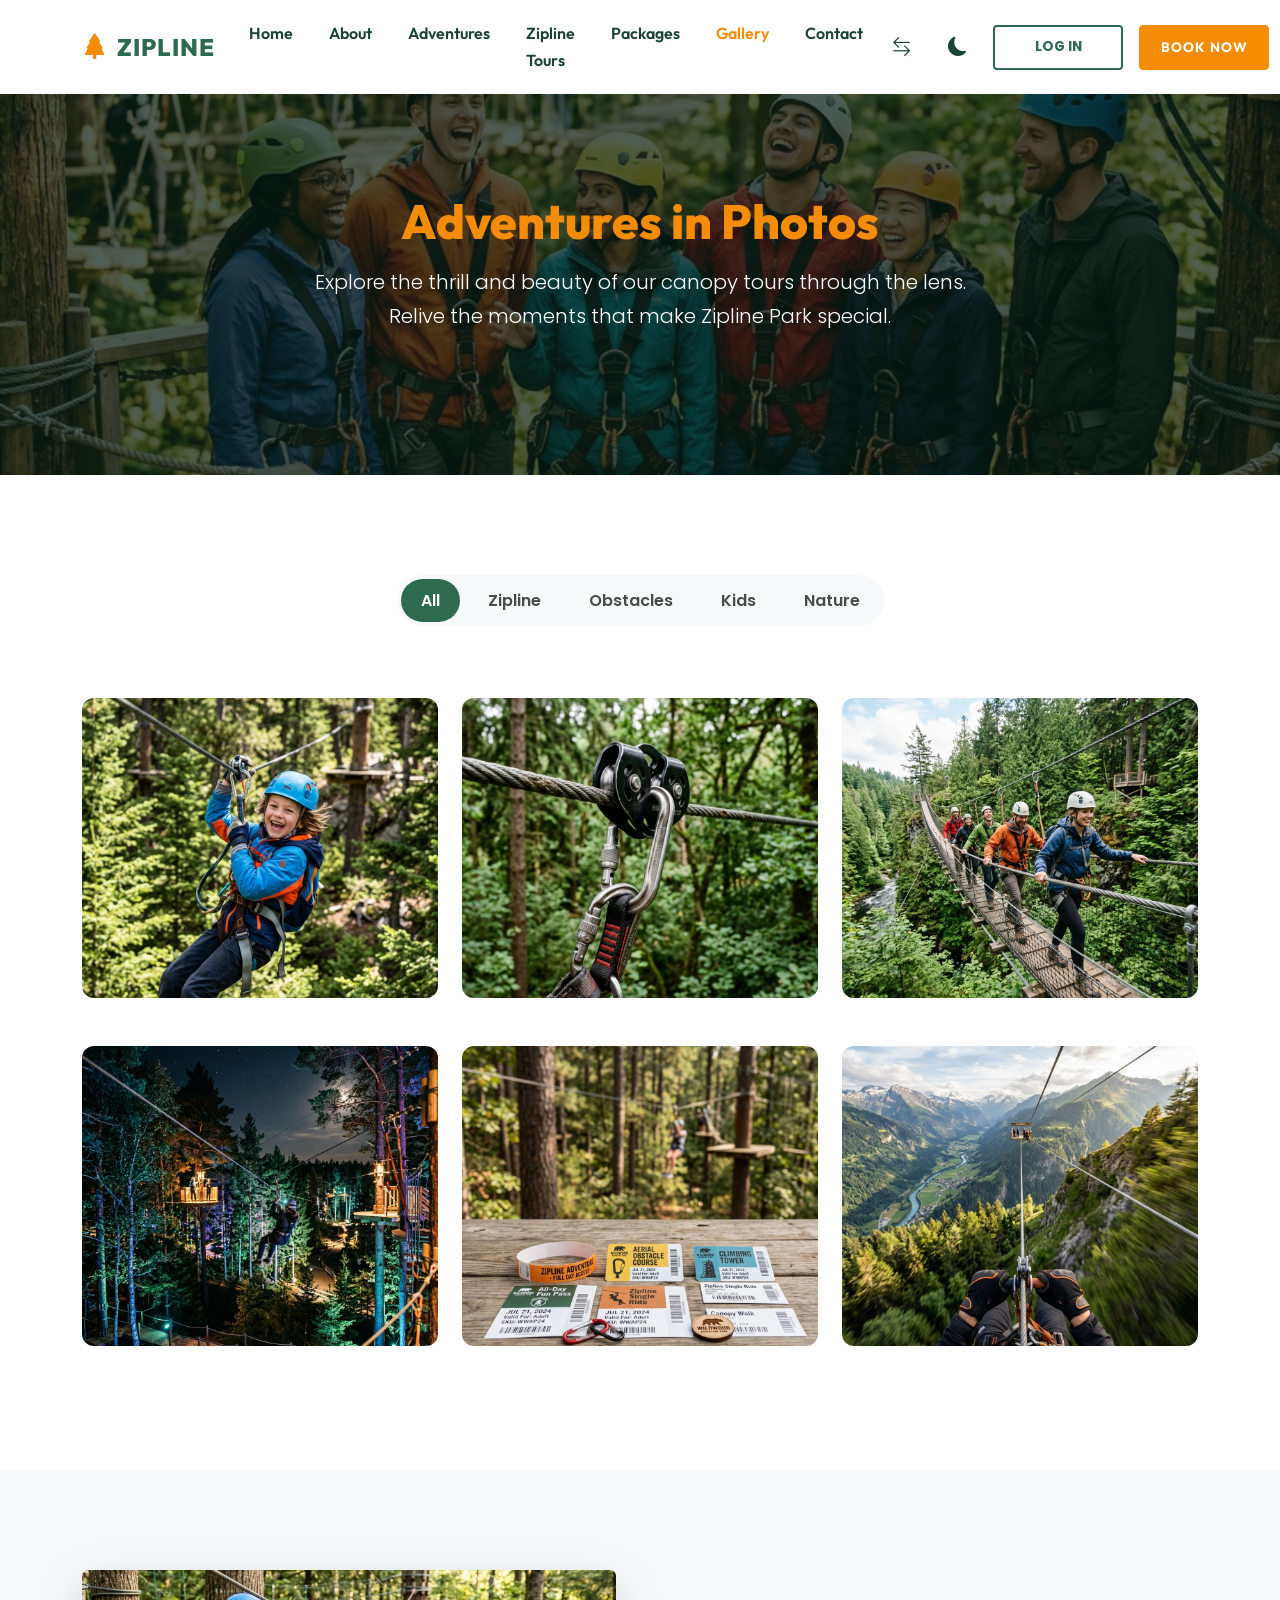
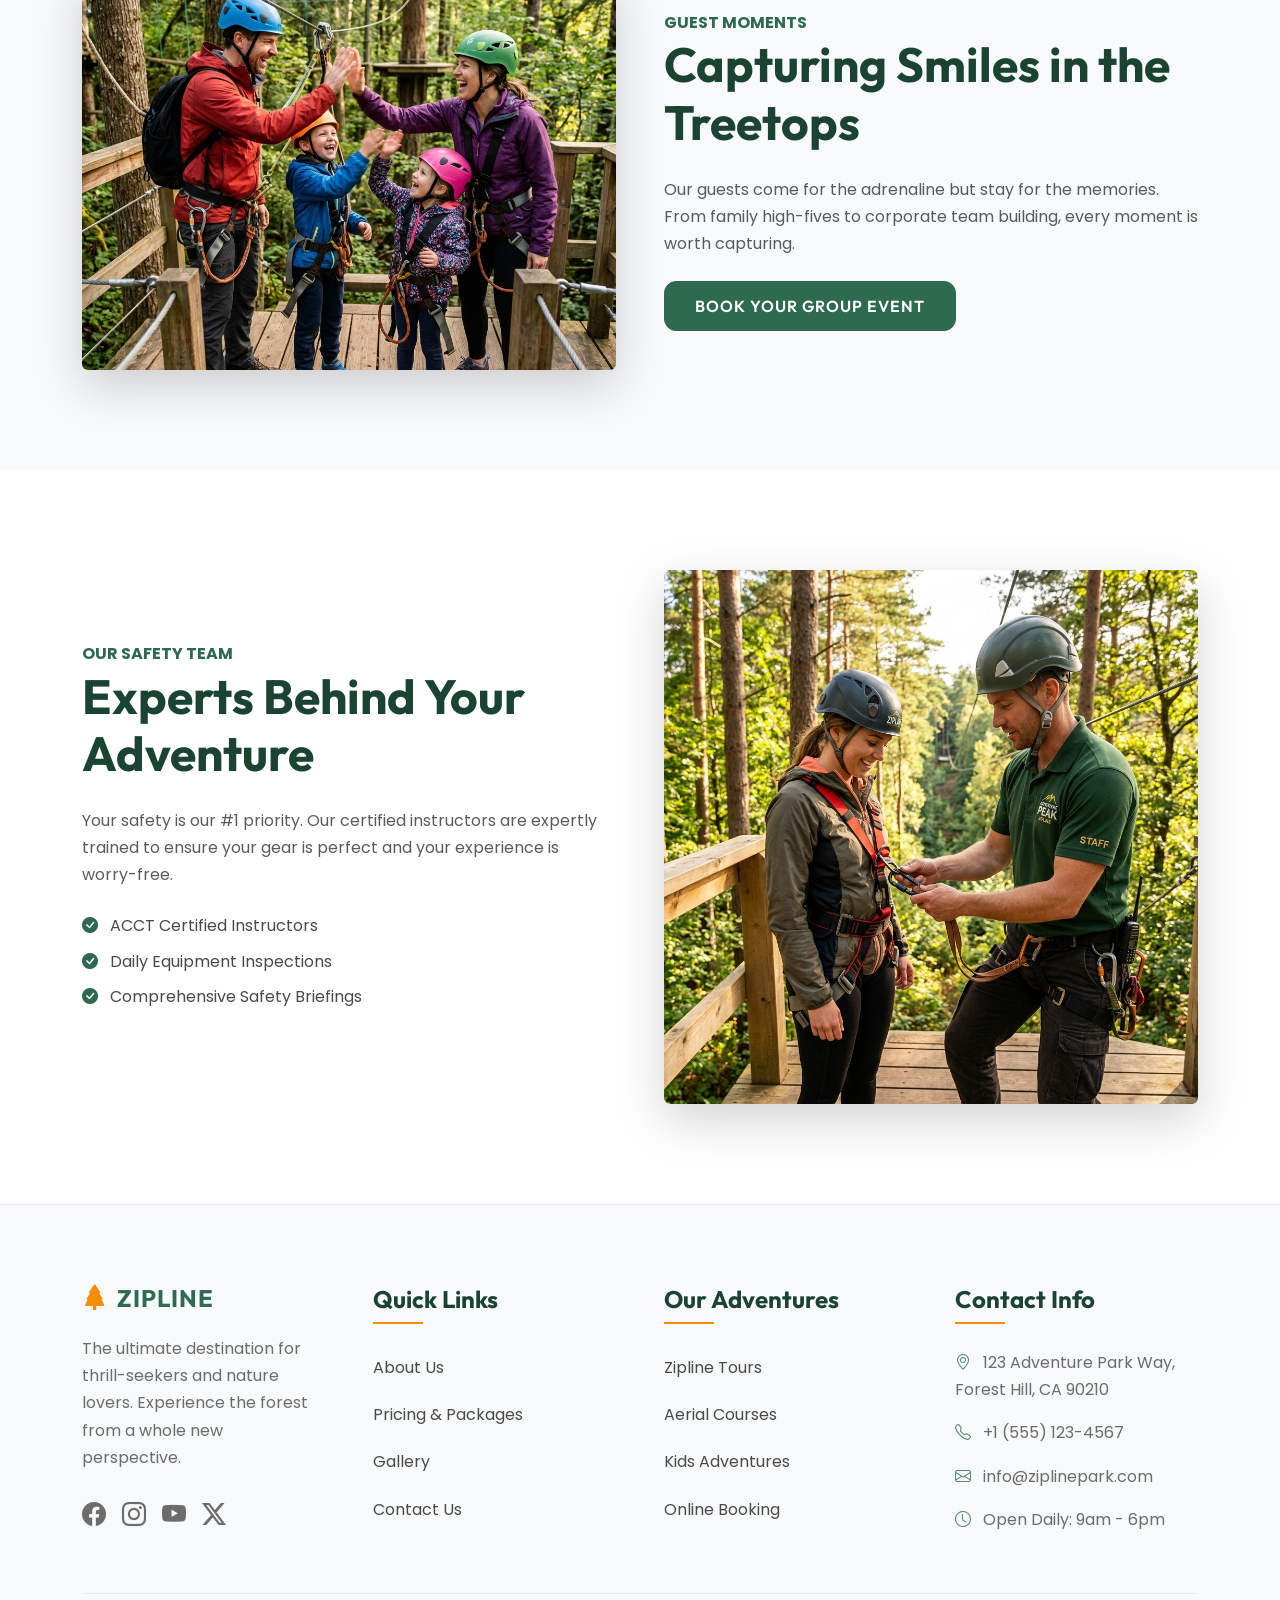
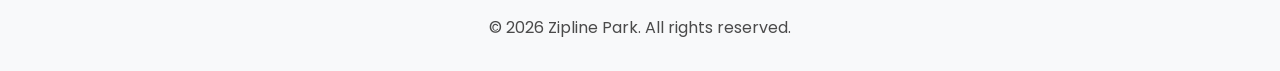
<file: gallery.html>
<!DOCTYPE html>
<html lang="en" dir="ltr" data-theme="light">
<head>
    <meta charset="UTF-8">
    <meta name="viewport" content="width=device-width, initial-scale=1.0">
    <title>Photo Gallery | Zipline Adventure Park</title>
    <meta name="description" content="Browse through our photo gallery to see the excitement and natural beauty of Zipline Park. From kids' adventures to extreme canopy tours, see the action for yourself.">
    
    <link href="https://cdn.jsdelivr.net/npm/bootstrap@5.3.2/dist/css/bootstrap.min.css" rel="stylesheet">
    <link href="https://cdn.jsdelivr.net/npm/bootstrap-icons@1.11.1/font/bootstrap-icons.css" rel="stylesheet">
    
    <!-- Favicon -->
    <link rel="icon" type="image/png" href="assets/images/favicon.png">
    
    <!-- Favicon -->
    <link rel="icon" type="image/png" href="assets/images/favicon.png">
    
    <link rel="stylesheet" href="assets/css/style.css">
    <link rel="stylesheet" href="assets/css/dark-mode.css">
    <link rel="stylesheet" href="assets/css/rtl.css">
    
    <style>
        .gallery-item {
            position: relative;
            border-radius: var(--zl-border-radius);
            overflow: hidden;
            margin-bottom: 24px;
            cursor: pointer;
        }
        .gallery-item img {
            transition: var(--zl-transition);
            width: 100%;
            height: 300px;
            object-fit: cover;
        }
        .gallery-overlay {
            position: absolute;
            top: 0; left: 0; width: 100%; height: 100%;
            background: rgba(8, 28, 21, 0.7);
            display: flex;
            align-items: center;
            justify-content: center;
            opacity: 0;
            transition: var(--zl-transition);
        }
        .gallery-item:hover img {
            transform: scale(1.1);
        }
        .gallery-item:hover .gallery-overlay {
            opacity: 1;
        }
        .gallery-overlay i {
            color: white;
            font-size: 2rem;
        }
        .filter-btn {
            border: none;
            background: none;
            padding: 8px 20px;
            font-weight: 600;
            color: var(--zl-body-color);
            border-radius: 50px;
            transition: var(--zl-transition);
        }
        .filter-btn.active, .filter-btn:hover {
            background: var(--zl-primary);
            color: white;
        }
        @media (max-width: 576px) {
            .d-inline-flex.gap-2.p-1.bg-light.rounded-pill {
                flex-direction: column;
                width: 100%;
                border-radius: var(--zl-border-radius) !important;
                padding: 10px !important;
            }
            .filter-btn {
                width: 100%;
                text-align: center;
            }
        }
    </style>
</head>
<body>

    <!-- Navbar -->
    <nav class="navbar navbar-expand-xl">
        <div class="container">
            <a class="navbar-brand" href="index.html">
                <i class="bi bi-tree-fill me-2 text-secondary"></i><span>ZIPLINE</span>
            </a>
            <button class="navbar-toggler" type="button" data-bs-toggle="collapse" data-bs-target="#mainNav">
                <i class="bi bi-list fs-2"></i>
            </button>
            <div class="collapse navbar-collapse" id="mainNav">
                <ul class="navbar-nav mx-auto mb-2 mb-lg-0">
                    <!-- Desktop View: Home Dropdown -->
                    <li class="nav-item dropdown d-none d-xl-block">
                        <a class="nav-link dropdown-toggle" href="#" id="homeDropdown" role="button" data-bs-toggle="dropdown" aria-expanded="false">
                            Home
                        </a>
                        <ul class="dropdown-menu shadow border-0" aria-labelledby="homeDropdown">
                            <li><a class="dropdown-item" href="index.html">Home 1</a></li>
                            <li><a class="dropdown-item" href="index-2.html">Home 2</a></li>
                        </ul>
                    </li>

                    <!-- Mobile View: Separate Links -->
                    <li class="nav-item d-xl-none">
                        <a class="nav-link" href="index.html">Home 1</a>
                    </li>
                    <li class="nav-item d-xl-none">
                        <a class="nav-link" href="index-2.html">Home 2</a>
                    </li>
                    <li class="nav-item"><a class="nav-link" href="about.html">About</a></li>
                    <li class="nav-item"><a class="nav-link" href="services.html">Adventures</a></li>
                    <li class="nav-item"><a class="nav-link" href="zipline-tours.html">Zipline Tours</a></li>
                    <li class="nav-item"><a class="nav-link" href="pricing.html">Packages</a></li>
                    <li class="nav-item"><a class="nav-link active" href="gallery.html">Gallery</a></li>
                    <li class="nav-item"><a class="nav-link" href="contact.html">Contact</a></li>
                </ul>
                <div class="d-flex flex-column flex-lg-row align-items-center gap-3 mt-3 mt-lg-0">
                    <button id="rtl-toggle" class="rtl-toggle-btn" aria-label="Toggle RTL"><i class="bi bi-arrow-left-right"></i></button>
                    <button id="theme-toggle" class="theme-toggle-btn" aria-label="Toggle Dark Mode">
                        <i class="bi bi-moon-fill"></i>
                    </button>
                    <a href="login.html" class="btn btn-outline-primary btn-nav">Log In</a>
                    <a href="booking.html" class="btn btn-secondary btn-nav">Book Now</a>
                </div>
            </div>
        </div>
    </nav>

    <!-- Page Header -->
    <header class="page-header" style="background-image: url('assets/images/gallery-hero.jpg');">
        <div class="page-header-content fade-in-up">
            <h1 class="page-header-title text-secondary">Adventures in Photos</h1>
            <p class="lead text-white mb-4">Explore the thrill and beauty of our canopy tours through the lens.<br>Relive the moments that make Zipline Park special.</p>
            <div class="header-divider mx-auto mt-3">
                <div class="line"></div>
                <div class="line"></div>
            </div>
        </div>
    </header>

    <!-- Gallery Section -->
    <section class="section-padding">
        <div class="container">
            <div class="text-center mb-5 fade-in-up">
                <div class="d-inline-flex gap-2 p-1 bg-light rounded-pill mb-4">
                    <button class="filter-btn active">All</button>
                    <button class="filter-btn">Zipline</button>
                    <button class="filter-btn">Obstacles</button>
                    <button class="filter-btn">Kids</button>
                    <button class="filter-btn">Nature</button>
                </div>
            </div>

            <div class="row g-4">
                <!-- Gallery items -->
                <div class="col-lg-4 col-md-6 fade-in-up">
                    <div class="gallery-item">
                        <img src="assets/images/gallery-1.jpg" alt="Zipline">
                        <div class="gallery-overlay">
                            <i class="bi bi-plus-lg"></i>
                        </div>
                    </div>
                </div>
                <div class="col-lg-4 col-md-6 fade-in-up" style="transition-delay: 0.1s;">
                    <div class="gallery-item">
                        <img src="assets/images/gallery-2.jpg" alt="Obstacle">
                        <div class="gallery-overlay">
                            <i class="bi bi-plus-lg"></i>
                        </div>
                    </div>
                </div>
                <div class="col-lg-4 col-md-6 fade-in-up" style="transition-delay: 0.2s;">
                    <div class="gallery-item">
                        <img src="assets/images/tour-1.jpg" alt="Adventurer on a high-speed zipline at Zipline Park">
                        <div class="gallery-overlay">
                            <i class="bi bi-plus-lg"></i>
                        </div>
                    </div>
                </div>
                <div class="col-lg-4 col-md-6 fade-in-up">
                    <div class="gallery-item">
                        <img src="assets/images/tour-2.jpg" alt="Aerial obstacle course bridge in the forest canopy">
                        <div class="gallery-overlay">
                            <i class="bi bi-plus-lg"></i>
                        </div>
                    </div>
                </div>
                <div class="col-lg-4 col-md-6 fade-in-up" style="transition-delay: 0.1s;">
                    <div class="gallery-item">
                        <img src="assets/images/pricing-hero.jpg" alt="Safety gear and equipment display at Zipline Park">
                        <div class="gallery-overlay">
                            <i class="bi bi-plus-lg"></i>
                        </div>
                    </div>
                </div>
                <div class="col-lg-4 col-md-6 fade-in-up" style="transition-delay: 0.2s;">
                    <div class="gallery-item">
                        <img src="assets/images/zipline-tours-hero.jpg" alt="Group of happy adventurers ready for a canopy tour">
                        <div class="gallery-overlay">
                            <i class="bi bi-plus-lg"></i>
                        </div>
                    </div>
                </div>
            </div>
        </div>
    </section>

    <!-- Guest Moments -->
    <section class="section-padding bg-light">
        <div class="container">
            <div class="row align-items-center g-5">
                <div class="col-lg-6 fade-in-up">
                    <img src="assets/images/guest-experience.jpg" alt="Guest Moments" class="img-fluid rounded shadow-lg story-img-reduced">
                </div>
                <div class="col-lg-6 fade-in-up" style="transition-delay: 0.1s;">
                    <span class="subtitle text-primary fw-bold text-uppercase">Guest Moments</span>
                    <h2 class="display-5 fw-bold mb-4">Capturing Smiles in the Treetops</h2>
                    <p class="text-muted mb-4">Our guests come for the adrenaline but stay for the memories. From family high-fives to corporate team building, every moment is worth capturing.</p>
                    <a href="contact.html" class="btn btn-primary">Book Your Group Event</a>
                </div>
            </div>
        </div>
    </section>

    <!-- Safety Team -->
    <section class="section-padding">
        <div class="container">
            <div class="row align-items-center g-5 flex-lg-row-reverse">
                <div class="col-lg-6 fade-in-up">
                    <img src="assets/images/team-action.jpg" alt="Safety Team" class="img-fluid rounded shadow-lg">
                </div>
                <div class="col-lg-6 fade-in-up" style="transition-delay: 0.1s;">
                    <span class="subtitle text-primary fw-bold text-uppercase">Our Safety Team</span>
                    <h2 class="display-5 fw-bold mb-4">Experts Behind Your Adventure</h2>
                    <p class="text-muted mb-4">Your safety is our #1 priority. Our certified instructors are expertly trained to ensure your gear is perfect and your experience is worry-free.</p>
                    <ul class="list-unstyled mb-4">
                        <li class="mb-2"><i class="bi bi-check-circle-fill text-primary me-2"></i> ACCT Certified Instructors</li>
                        <li class="mb-2"><i class="bi bi-check-circle-fill text-primary me-2"></i> Daily Equipment Inspections</li>
                        <li class="mb-2"><i class="bi bi-check-circle-fill text-primary me-2"></i> Comprehensive Safety Briefings</li>
                    </ul>
                </div>
            </div>
        </div>
    </section>

    <!-- Footer -->
    <footer class="footer">
        <div class="container">
            <div class="row g-5">
                <div class="col-lg-3 col-md-6">
                    <a class="navbar-brand fs-4 fw-bold mb-4 d-block text-white" href="index.html">
                        <i class="bi bi-tree-fill me-2 text-secondary"></i><span>ZIPLINE</span>
                    </a>
                    <p class="text-white-50 mb-4">The ultimate destination for thrill-seekers and nature lovers. Experience the forest from a whole new perspective.</p>
                    <div class="d-flex gap-3">
                        <a href="#" class="text-white-50 fs-4 hover-primary"><i class="bi bi-facebook"></i></a>
                        <a href="#" class="text-white-50 fs-4 hover-primary"><i class="bi bi-instagram"></i></a>
                        <a href="#" class="text-white-50 fs-4 hover-primary"><i class="bi bi-youtube"></i></a>
                        <a href="#" class="text-white-50 fs-4 hover-primary"><i class="bi bi-twitter-x"></i></a>
                    </div>
                </div>
                <div class="col-lg-3 col-md-6 footer-widget">
                    <h4>Quick Links</h4>
                    <ul class="footer-links">
                        <li><a href="about.html">About Us</a></li>
                        <li><a href="pricing.html">Pricing & Packages</a></li>
                        <li><a href="gallery.html">Gallery</a></li>
                        <li><a href="contact.html">Contact Us</a></li>
                    </ul>
                </div>
                <div class="col-lg-3 col-md-6 footer-widget">
                    <h4>Our Adventures</h4>
                    <ul class="footer-links">
                        <li><a href="zipline-tours.html">Zipline Tours</a></li>
                        <li><a href="services.html">Aerial Courses</a></li>
                        <li><a href="services.html">Kids Adventures</a></li>
                        <li><a href="booking.html">Online Booking</a></li>
                    </ul>
                </div>
                <div class="col-lg-3 col-md-6 footer-widget">
                    <h4>Contact Info</h4>
                    <ul class="footer-links">
                        <li class="text-white-50 mb-3"><i class="bi bi-geo-alt me-2 text-primary"></i> 123 Adventure Park Way, Forest Hill, CA 90210</li>
                        <li class="text-white-50 mb-3"><i class="bi bi-telephone me-2 text-primary"></i> +1 (555) 123-4567</li>
                        <li class="text-white-50 mb-3"><i class="bi bi-envelope me-2 text-primary"></i> info@ziplinepark.com</li>
                        <li class="text-white-50"><i class="bi bi-clock me-2 text-primary"></i> Open Daily: 9am - 6pm</li>
                    </ul>
                </div>
            </div>
            <div class="footer-bottom">
                <p class="mb-0">&copy; <script>document.write(new Date().getFullYear())</script> Zipline Park. All rights reserved.</p>
            </div>
        </div>
    </footer>

    <script src="https://cdn.jsdelivr.net/npm/bootstrap@5.3.2/dist/js/bootstrap.bundle.min.js"></script>
    <script src="assets/js/main.js"></script>
</body>
</html>
</file>
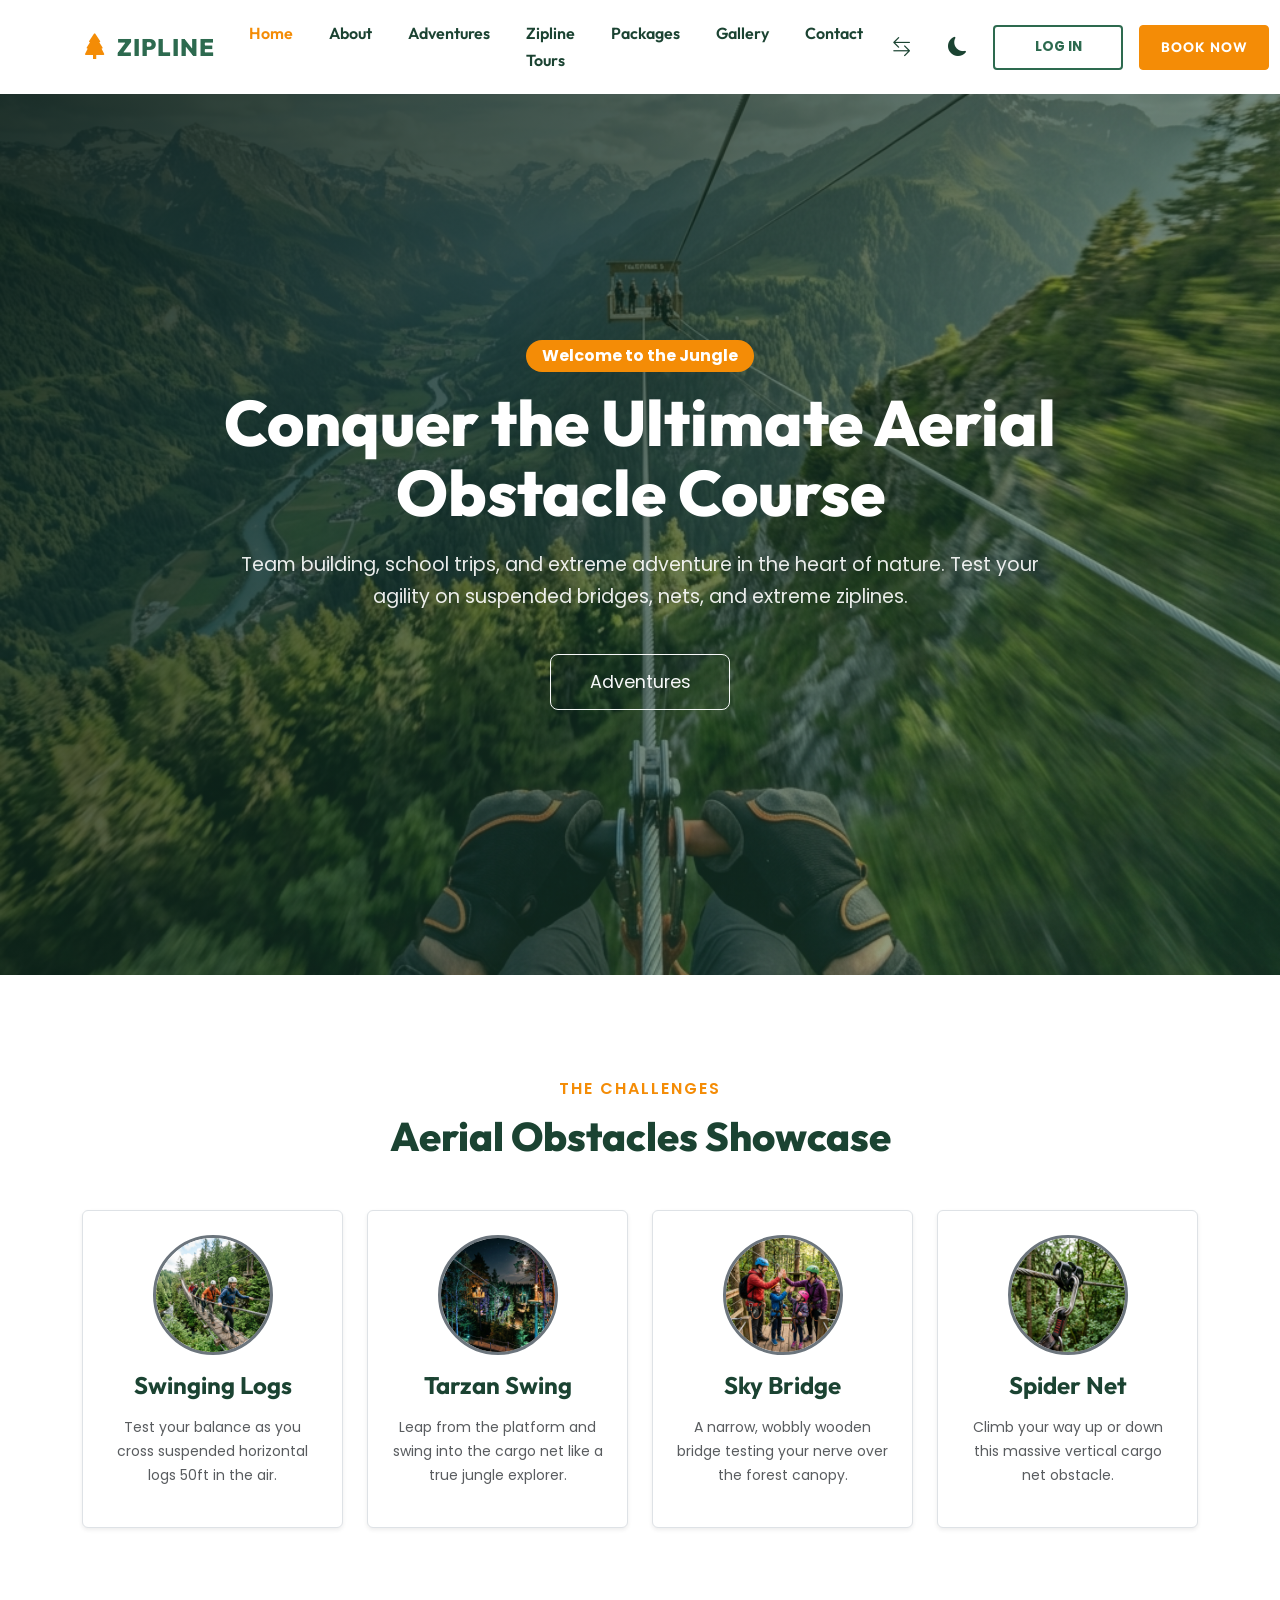
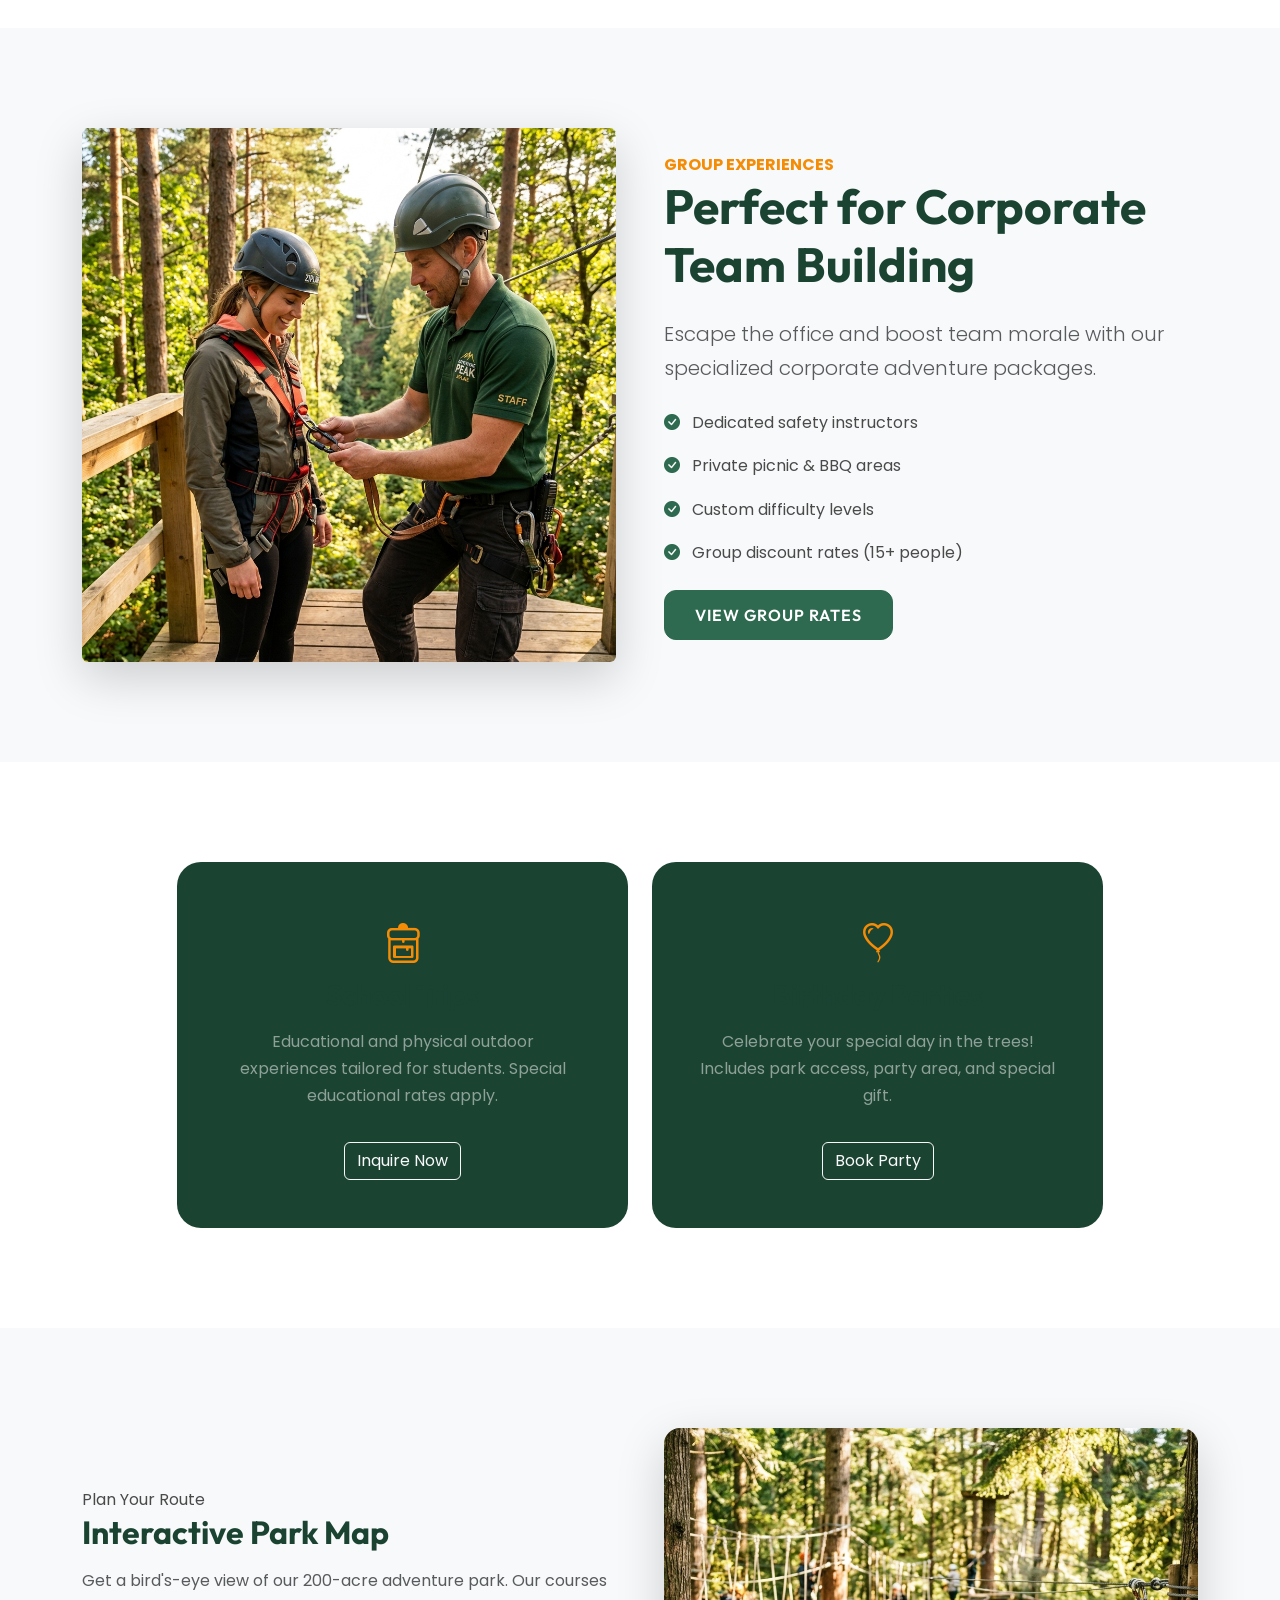
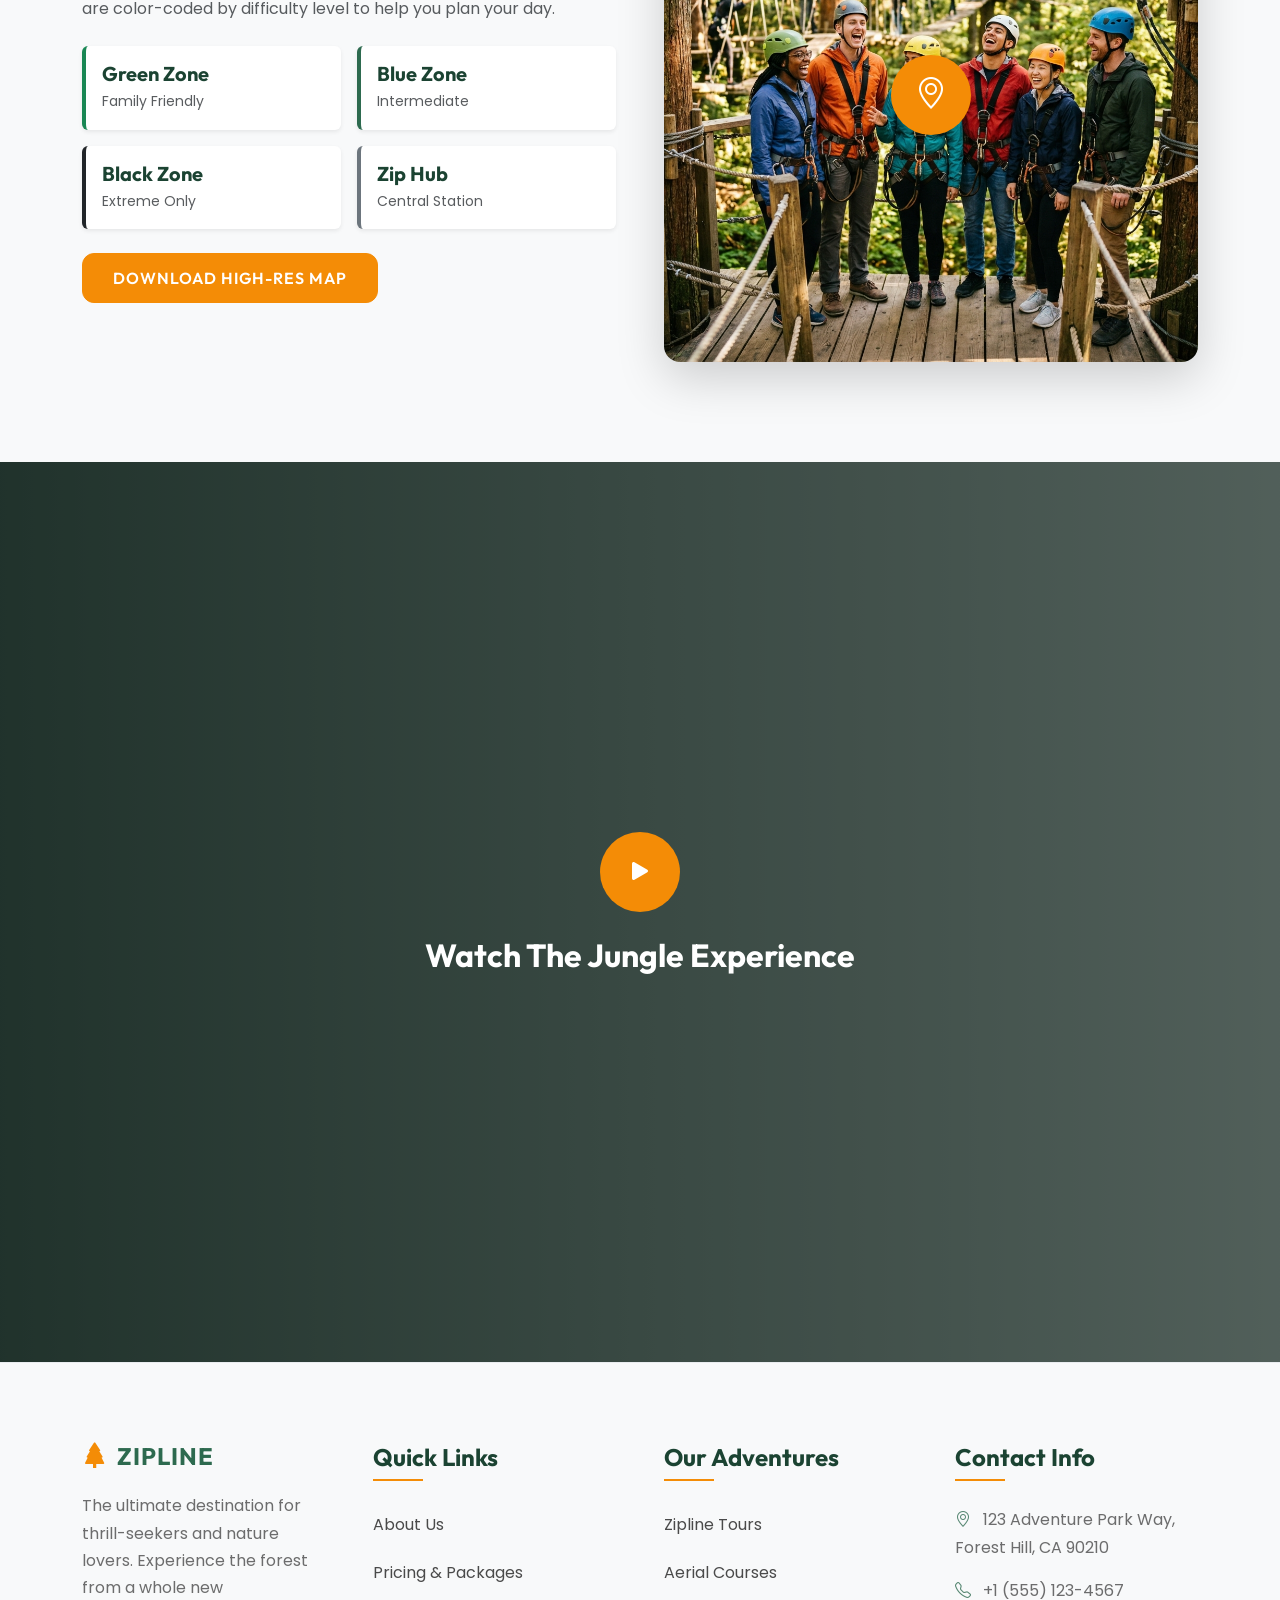
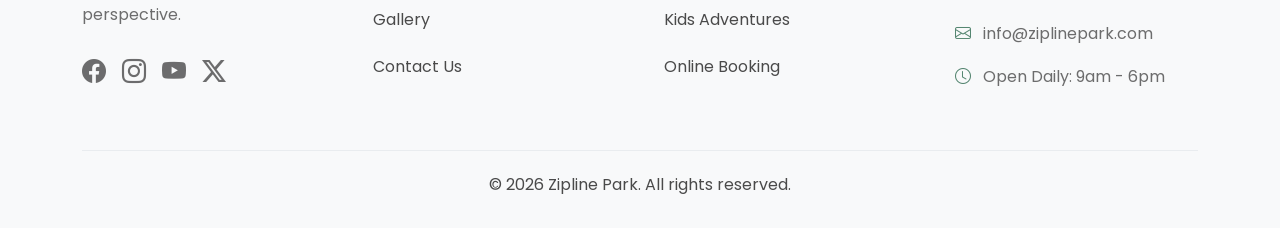
<file: index-2.html>
<!DOCTYPE html>
<html lang="en" dir="ltr" data-theme="light">

<head>
    <meta charset="UTF-8">
    <meta name="viewport" content="width=device-width, initial-scale=1.0">
    <title>Jungle Adventure Park | Zipline Adventure Park</title>
    <meta name="description"
        content="Dive into the heart of the jungle at Zipline Park. Explore our aerial obstacle courses, perfect for team building, school trips, and extreme adventure seekers looking for a unique outdoor challenge.">

    <!-- Bootstrap 5 CSS -->
    <link href="https://cdn.jsdelivr.net/npm/bootstrap@5.3.2/dist/css/bootstrap.min.css" rel="stylesheet">
    <!-- Bootstrap Icons -->
    <link href="https://cdn.jsdelivr.net/npm/bootstrap-icons@1.11.1/font/bootstrap-icons.css" rel="stylesheet">

    <!-- Custom CSS -->
    <!-- Favicon -->
    <link rel="icon" type="image/png" href="assets/images/favicon.png">

    <link rel="stylesheet" href="assets/css/style.css">
    <link rel="stylesheet" href="assets/css/dark-mode.css">
    <link rel="stylesheet" href="assets/css/rtl.css">

    <style>
        /* Home 2 specific overrides */
        .hero-jungle {
            position: relative;
            height: 100vh;
            min-height: 700px;
            display: flex;
            align-items: center;
            background-image: url('assets/images/zipline-tours-hero.jpg');
            background-size: cover;
            background-position: center;
        }

        .hero-jungle::before {
            content: '';
            position: absolute;
            top: 0;
            left: 0;
            width: 100%;
            height: 100%;
            background: linear-gradient(135deg, rgba(8, 28, 21, 0.9) 0%, rgba(45, 106, 79, 0.4) 100%);
        }

        .jungle-card {
            border: none;
            border-radius: var(--zl-border-radius-lg);
            background: var(--zl-primary-dark);
            color: white;
            transition: var(--zl-transition);
        }

        .jungle-card:hover {
            transform: translateY(-5px);
            background: var(--zl-primary);
        }

        .video-play-btn {
            width: 80px;
            height: 80px;
            background: var(--zl-secondary);
            color: white;
            border-radius: 50%;
            display: flex;
            align-items: center;
            justify-content: center;
            font-size: 2rem;
            text-decoration: none;
            transition: var(--zl-transition);
            animation: pulse 2s infinite;
        }

        .video-play-btn:hover {
            color: white;
            transform: scale(1.1);
        }

        @keyframes pulse {
            0% {
                box-shadow: 0 0 0 0 rgba(244, 140, 6, 0.7);
            }

            70% {
                box-shadow: 0 0 0 20px rgba(244, 140, 6, 0);
            }

            100% {
                box-shadow: 0 0 0 0 rgba(244, 140, 6, 0);
            }
        }
    </style>
</head>

<body>

    <!-- Navbar -->
    <nav class="navbar navbar-expand-xl">
        <div class="container">
            <a class="navbar-brand" href="index.html">
                <i class="bi bi-tree-fill me-2 text-secondary"></i><span>ZIPLINE</span>
            </a>
            <button class="navbar-toggler" type="button" data-bs-toggle="collapse" data-bs-target="#mainNav">
                <i class="bi bi-list fs-2"></i>
            </button>
            <div class="collapse navbar-collapse" id="mainNav">
                <ul class="navbar-nav mx-auto mb-2 mb-lg-0">
                    <!-- Desktop View: Home Dropdown -->
                    <li class="nav-item dropdown d-none d-xl-block">
                        <a class="nav-link dropdown-toggle" href="#" id="homeDropdown" role="button" data-bs-toggle="dropdown" aria-expanded="false">
                            Home
                        </a>
                        <ul class="dropdown-menu shadow border-0" aria-labelledby="homeDropdown">
                            <li><a class="dropdown-item" href="index.html">Home 1</a></li>
                            <li><a class="dropdown-item active" href="index-2.html">Home 2</a></li>
                        </ul>
                    </li>

                    <!-- Mobile View: Separate Links -->
                    <li class="nav-item d-xl-none">
                        <a class="nav-link" href="index.html">Home 1</a>
                    </li>
                    <li class="nav-item d-xl-none">
                        <a class="nav-link active" href="index-2.html">Home 2</a>
                    </li>
                    <li class="nav-item">
                        <a class="nav-link" href="about.html">About</a>
                    </li>
                    <li class="nav-item">
                        <a class="nav-link" href="services.html">Adventures</a>
                    </li>
                    <li class="nav-item">
                        <a class="nav-link" href="zipline-tours.html">Zipline Tours</a>
                    </li>
                    <li class="nav-item">
                        <a class="nav-link" href="pricing.html">Packages</a>
                    </li>
                    <li class="nav-item">
                        <a class="nav-link" href="gallery.html">Gallery</a>
                    </li>
                    <li class="nav-item">
                        <a class="nav-link" href="contact.html">Contact</a>
                    </li>
                </ul>
                <div class="d-flex flex-column flex-lg-row align-items-center gap-3 mt-3 mt-lg-0">
                    <button id="rtl-toggle" class="rtl-toggle-btn" aria-label="Toggle RTL"><i class="bi bi-arrow-left-right"></i></button>
                    <button id="theme-toggle" class="theme-toggle-btn" aria-label="Toggle Dark Mode">
                        <i class="bi bi-moon-fill"></i>
                    </button>
                    <a href="login.html" class="btn btn-outline-primary btn-nav">Log In</a>
                    <a href="booking.html" class="btn btn-secondary btn-nav">Book Now</a>
                </div>
            </div>
        </div>
    </nav>

    <!-- Hero Section -->
    <header class="hero-jungle">
        <div class="container position-relative z-1">
            <div class="row justify-content-center text-center">
                <div class="col-lg-10 fade-in-up">
                    <span class="badge bg-secondary mb-3 fs-6 px-3 py-2 rounded-pill">Welcome to the Jungle</span>
                    <h1 class="hero-title text-white">Conquer the Ultimate Aerial Obstacle Course</h1>
                    <p class="hero-text mx-auto" style="max-width: 800px;">Team building, school trips, and extreme adventure in the heart
                        of nature. Test your agility on suspended bridges, nets, and extreme ziplines.</p>
                    <div class="d-flex flex-wrap gap-3 align-items-center justify-content-center">
                        <a href="services.html" class="btn btn-outline-light btn-lg btn-hero">Adventures</a>
                        
                    </div>
                </div>
            </div>
        </div>
    </header>

    <!-- Obstacle Showcase -->
    <section class="section-padding">
        <div class="container">
            <div class="section-title fade-in-up">
                <span class="subtitle">The Challenges</span>
                <h2>Aerial Obstacles Showcase</h2>
            </div>
            <div class="row g-4">
                <div class="col-lg-3 col-md-6 fade-in-up">
                    <div class="text-center p-4 border rounded shadow-sm h-100 bg-white">
                        <img src="assets/images/tour-1.jpg"
                            class="rounded-circle mb-3 border border-3 border-secondary" width="120" height="120"
                            alt="Swinging Logs obstacle at Zipline Park" style="object-fit: cover;">
                        <h4 class="fw-bold">Swinging Logs</h4>
                        <p class="text-muted small">Test your balance as you cross suspended horizontal logs 50ft in the
                            air.</p>
                    </div>
                </div>
                <div class="col-lg-3 col-md-6 fade-in-up" style="transition-delay: 0.1s;">
                    <div class="text-center p-4 border rounded shadow-sm h-100 bg-white">
                        <img src="assets/images/tour-2.jpg"
                            class="rounded-circle mb-3 border border-3 border-secondary" width="120" height="120"
                            alt="Tarzan Swing adventure at Zipline Park" style="object-fit: cover;">
                        <h4 class="fw-bold">Tarzan Swing</h4>
                        <p class="text-muted small">Leap from the platform and swing into the cargo net like a true
                            jungle explorer.</p>
                    </div>
                </div>
                <div class="col-lg-3 col-md-6 fade-in-up" style="transition-delay: 0.2s;">
                    <div class="text-center p-4 border rounded shadow-sm h-100 bg-white">
                        <img src="assets/images/guest-experience.jpg"
                            class="rounded-circle mb-3 border border-3 border-secondary" width="120" height="120"
                            alt="Sky Bridge crossing at Zipline Park" style="object-fit: cover;">
                        <h4 class="fw-bold">Sky Bridge</h4>
                        <p class="text-muted small">A narrow, wobbly wooden bridge testing your nerve over the forest
                            canopy.</p>
                    </div>
                </div>
                <div class="col-lg-3 col-md-6 fade-in-up" style="transition-delay: 0.3s;">
                    <div class="text-center p-4 border rounded shadow-sm h-100 bg-white">
                        <img src="assets/images/gallery-2.jpg"
                            class="rounded-circle mb-3 border border-3 border-secondary" width="120" height="120"
                            alt="Spider Net vertical climb at Zipline Park" style="object-fit: cover;">
                        <h4 class="fw-bold">Spider Net</h4>
                        <p class="text-muted small">Climb your way up or down this massive vertical cargo net obstacle.
                        </p>
                    </div>
                </div>
            </div>
        </div>
    </section>

    <!-- Group Bookings & Corporate -->
    <section class="section-padding bg-light">
        <div class="container">
            <div class="row align-items-center g-5">
                <div class="col-lg-6 fade-in-up">
                    <img src="assets/images/team-action.jpg"
                        alt="Corporate Team Building activities at Zipline Park" class="img-fluid rounded shadow-lg">
                </div>
                <div class="col-lg-6 fade-in-up">
                    <span class="subtitle text-secondary fw-bold text-uppercase tracking-wider">Group Experiences</span>
                    <h2 class="display-5 fw-bold mb-4">Perfect for Corporate Team Building</h2>
                    <p class="lead text-muted mb-4">Escape the office and boost team morale with our specialized
                        corporate adventure packages.</p>
                    <ul class="list-unstyled mb-4">
                        <li class="mb-3"><i class="bi bi-check-circle-fill text-primary me-2"></i> Dedicated safety
                            instructors</li>
                        <li class="mb-3"><i class="bi bi-check-circle-fill text-primary me-2"></i> Private picnic & BBQ
                            areas</li>
                        <li class="mb-3"><i class="bi bi-check-circle-fill text-primary me-2"></i> Custom difficulty
                            levels</li>
                        <li class="mb-3"><i class="bi bi-check-circle-fill text-primary me-2"></i> Group discount rates
                            (15+ people)</li>
                    </ul>
                    <a href="pricing.html" class="btn btn-primary">View Group Rates</a>
                </div>
            </div>
        </div>
    </section>

    <!-- School & Events -->
    <section class="section-padding">
        <div class="container">
            <div class="row g-4 justify-content-center fade-in-up">
                <div class="col-lg-5">
                    <div class="jungle-card p-5 h-100 text-center">
                        <i class="bi bi-backpack4 fs-1 text-secondary mb-3"></i>
                        <h3 class="fw-bold">School Trips</h3>
                        <p class="text-white-50">Educational and physical outdoor experiences tailored for students.
                            Special educational rates apply.</p>
                        <a href="contact.html" class="btn btn-outline-light mt-3">Inquire Now</a>
                    </div>
                </div>
                <div class="col-lg-5">
                    <div class="jungle-card p-5 h-100 text-center">
                        <i class="bi bi-balloon-heart fs-1 text-secondary mb-3"></i>
                        <h3 class="fw-bold">Birthday Parties</h3>
                        <p class="text-white-50">Celebrate your special day in the trees! Includes park access, party
                            area, and special gift.</p>
                        <a href="booking.html" class="btn btn-outline-light mt-3">Book Party</a>
                    </div>
                </div>
            </div>
        </div>
    </section>

    <!-- Adventure Map Section -->
    <section class="section-padding bg-light">
        <div class="container">
            <div class="row align-items-center g-5">
                <div class="col-lg-6 fade-in-up">
                    <span class="subtitle">Plan Your Route</span>
                    <h2>Interactive Park Map</h2>
                    <p class="text-muted mb-4">Get a bird's-eye view of our 200-acre adventure park. Our courses are color-coded by difficulty level to help you plan your day.</p>
                    <div class="row g-3 mb-4">
                        <div class="col-6">
                            <div class="p-3 bg-white rounded shadow-sm border-start border-4 border-success">
                                <h5 class="fw-bold mb-1">Green Zone</h5>
                                <p class="text-muted small mb-0">Family Friendly</p>
                            </div>
                        </div>
                        <div class="col-6">
                            <div class="p-3 bg-white rounded shadow-sm border-start border-4 border-primary">
                                <h5 class="fw-bold mb-1">Blue Zone</h5>
                                <p class="text-muted small mb-0">Intermediate</p>
                            </div>
                        </div>
                        <div class="col-6">
                            <div class="p-3 bg-white rounded shadow-sm border-start border-4 border-dark">
                                <h5 class="fw-bold mb-1">Black Zone</h5>
                                <p class="text-muted small mb-0">Extreme Only</p>
                            </div>
                        </div>
                        <div class="col-6">
                            <div class="p-3 bg-white rounded shadow-sm border-start border-4 border-secondary">
                                <h5 class="fw-bold mb-1">Zip Hub</h5>
                                <p class="text-muted small mb-0">Central Station</p>
                            </div>
                        </div>
                    </div>
                    <a href="gallery.html" class="btn btn-secondary">Download High-Res Map</a>
                </div>
                <div class="col-lg-6 fade-in-up">
                    <div class="position-relative">
                        <img src="assets/images/gallery-hero.jpg" alt="Zipline Park Interactive Map Preview" class="img-fluid rounded-4 shadow-lg">
                        <div class="position-absolute top-50 start-50 translate-middle">
                            <div class="video-play-btn"><i class="bi bi-geo-alt"></i></div>
                        </div>
                    </div>
                </div>
            </div>
        </div>
    </section>

    <!-- Video Placeholder -->
    <section id="video" class="hero" style="background-image: url('assets/images/services-hero.jpg'); background-size: cover; background-position: center; min-height: 500px; position: relative; display: flex; align-items: center; justify-content: center;">
        <div class="position-absolute top-0 start-0 w-100 h-100 bg-dark opacity-50"></div>
        <div class="position-relative z-1 text-center fade-in-up">
            <a href="#" class="video-play-btn mx-auto mb-4"><i class="bi bi-play-fill"></i></a>
            <h2 class="text-white fw-bold">Watch The Jungle Experience</h2>
        </div>
    </section>

    <!-- Footer -->
    <footer class="footer">
        <div class="container">
            <div class="row g-5">
                <div class="col-lg-3 col-md-6">
                    <a class="navbar-brand fs-4 fw-bold mb-4 d-block text-white" href="index.html">
                        <i class="bi bi-tree-fill me-2 text-secondary"></i><span>ZIPLINE</span>
                    </a>
                    <p class="text-white-50 mb-4">The ultimate destination for thrill-seekers and nature lovers. Experience the forest from a whole new perspective.</p>
                    <div class="d-flex gap-3">
                        <a href="#" class="text-white-50 fs-4 hover-primary"><i class="bi bi-facebook"></i></a>
                        <a href="#" class="text-white-50 fs-4 hover-primary"><i class="bi bi-instagram"></i></a>
                        <a href="#" class="text-white-50 fs-4 hover-primary"><i class="bi bi-youtube"></i></a>
                        <a href="#" class="text-white-50 fs-4 hover-primary"><i class="bi bi-twitter-x"></i></a>
                    </div>
                </div>
                <div class="col-lg-3 col-md-6 footer-widget">
                    <h4>Quick Links</h4>
                    <ul class="footer-links">
                        <li><a href="about.html">About Us</a></li>
                        <li><a href="pricing.html">Pricing & Packages</a></li>
                        <li><a href="gallery.html">Gallery</a></li>
                        <li><a href="contact.html">Contact Us</a></li>
                    </ul>
                </div>
                <div class="col-lg-3 col-md-6 footer-widget">
                    <h4>Our Adventures</h4>
                    <ul class="footer-links">
                        <li><a href="zipline-tours.html">Zipline Tours</a></li>
                        <li><a href="services.html">Aerial Courses</a></li>
                        <li><a href="services.html">Kids Adventures</a></li>
                        <li><a href="booking.html">Online Booking</a></li>
                    </ul>
                </div>
                <div class="col-lg-3 col-md-6 footer-widget">
                    <h4>Contact Info</h4>
                    <ul class="footer-links">
                        <li class="text-white-50 mb-3"><i class="bi bi-geo-alt me-2 text-primary"></i> 123 Adventure Park Way, Forest Hill, CA 90210</li>
                        <li class="text-white-50 mb-3"><i class="bi bi-telephone me-2 text-primary"></i> +1 (555) 123-4567</li>
                        <li class="text-white-50 mb-3"><i class="bi bi-envelope me-2 text-primary"></i> info@ziplinepark.com</li>
                        <li class="text-white-50"><i class="bi bi-clock me-2 text-primary"></i> Open Daily: 9am - 6pm</li>
                    </ul>
                </div>
            </div>
            <div class="footer-bottom">
                <p class="mb-0">&copy; <script>document.write(new Date().getFullYear())</script> Zipline Park. All rights reserved.</p>
            </div>
        </div>
    </footer>

    <!-- Scripts -->
    <script src="https://cdn.jsdelivr.net/npm/bootstrap@5.3.2/dist/js/bootstrap.bundle.min.js"></script>
    <script src="assets/js/main.js"></script>
</body>

</html>
</file>
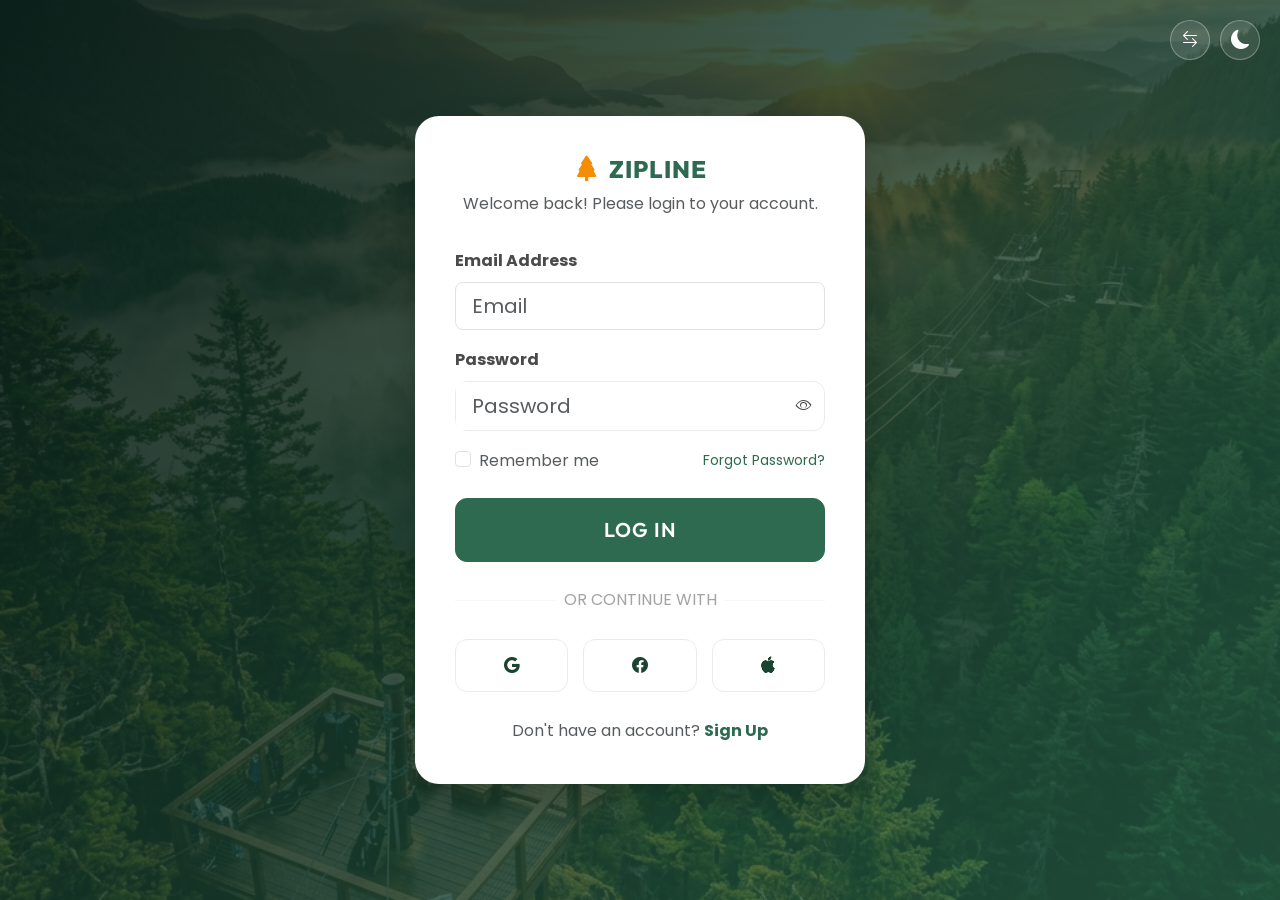
<file: login.html>
<!DOCTYPE html>
<html lang="en" dir="ltr" data-theme="light">

<head>
    <meta charset="UTF-8">
    <meta name="viewport" content="width=device-width, initial-scale=1.0">
    <title>Log In | Zipline Adventure Park</title>

    <!-- Favicon -->
    <link rel="icon" type="image/png" href="assets/images/favicon.png">

    <link href="https://cdn.jsdelivr.net/npm/bootstrap@5.3.2/dist/css/bootstrap.min.css" rel="stylesheet">
    <link href="https://cdn.jsdelivr.net/npm/bootstrap-icons@1.11.1/font/bootstrap-icons.css" rel="stylesheet">

    <link rel="stylesheet" href="assets/css/style.css">
    <link rel="stylesheet" href="assets/css/dark-mode.css">

    <style>
        .auth-wrapper {
            min-height: 100vh;
            display: flex;
            align-items: center;
            justify-content: center;
            background-image: url('assets/images/home-hero.jpg');
            background-size: cover;
            background-position: center;
            position: relative;
            padding: 20px;
        }

        .auth-wrapper::before {
            content: '';
            position: absolute;
            top: 0;
            left: 0;
            width: 100%;
            height: 100%;
            background: linear-gradient(135deg, rgba(8, 28, 21, 0.9) 0%, rgba(45, 106, 79, 0.7) 100%);
        }

        .auth-card {
            background: #fff;
            border-radius: var(--zl-border-radius-lg);
            padding: 40px;
            width: 100%;
            max-width: 450px;
            position: relative;
            z-index: 1;
            box-shadow: 0 15px 35px rgba(0, 0, 0, 0.2);
        }

        [data-theme="dark"] .auth-card {
            background: #000000;
            border: 1px solid var(--zl-border-color);
        }

        .auth-logo {
            text-align: center;
            margin-bottom: 30px;
        }

        .auth-logo .navbar-brand {
            font-size: 1.5rem;
            display: inline-flex;
            align-items: center;
            justify-content: center;
        }

        .auth-logo i {
            font-size: 1.6rem;
            color: var(--zl-secondary) !important;
        }

        .auth-controls {
            position: absolute;
            top: 20px;
            right: 20px;
            z-index: 10;
            display: flex;
            gap: 10px;
        }

        .auth-controls .rtl-toggle-btn,
        .auth-controls .theme-toggle-btn {
            background: rgba(255, 255, 255, 0.1);
            border: 1px solid rgba(255, 255, 255, 0.3);
            color: #fff;
            width: 40px;
            height: 40px;
            padding: 0;
            display: flex;
            align-items: center;
            justify-content: center;
            border-radius: 50%;
            transition: var(--zl-transition);
        }

        .auth-controls .rtl-toggle-btn:hover,
        .auth-controls .theme-toggle-btn:hover {
            background: var(--zl-primary);
            border-color: var(--zl-primary);
        }

        .social-login {
            display: flex;
            gap: 15px;
            margin-bottom: 25px;
        }

        .social-btn {
            flex: 1;
            display: flex;
            align-items: center;
            justify-content: center;
            gap: 10px;
            padding: 12px;
            border: 1px solid var(--zl-border-color);
            border-radius: var(--zl-border-radius);
            background: transparent;
            color: var(--zl-heading-color);
            transition: var(--zl-transition);
            font-weight: 600;
        }

        .social-btn:hover {
            background: var(--zl-light);
            border-color: var(--zl-primary);
        }

        .divider {
            display: flex;
            align-items: center;
            text-align: center;
            margin-bottom: 25px;
            color: var(--zl-body-color);
            opacity: 0.5;
        }

        .divider::before,
        .divider::after {
            content: '';
            flex: 1;
            border-bottom: 1px solid var(--zl-border-color);
        }

        .divider:not(:empty)::before {
            margin-right: .5em;
        }

        .divider:not(:empty)::after {
            margin-left: .5em;
        }

        /* Hover Colors */
        .auth-card a:hover {
            color: var(--zl-secondary) !important;
        }

        /* Eye Toggle Border Removal */
        .input-group .btn-outline-secondary {
            border: none !important;
            background: transparent !important;
            color: var(--zl-body-color) !important;
        }

        [data-theme="dark"] .input-group .btn-outline-secondary {
            color: var(--zl-heading-color) !important;
        }

        .input-group {
            border: 1px solid var(--zl-border-color);
            border-radius: var(--zl-border-radius);
            background: #fff;
        }

        [data-theme="dark"] .input-group {
            background: #111111;
        }

        .input-group .form-control {
            border: none !important;
        }
        [data-theme="dark"] .form-control::placeholder {
            color: rgba(255, 255, 255, 0.5) !important;
        }
    </style>
</head>

<body>
    <div class="auth-controls">
        <button id="rtl-toggle" class="rtl-toggle-btn" aria-label="Toggle RTL"><i class="bi bi-arrow-left-right"></i></button>
        <button id="theme-toggle" class="theme-toggle-btn" aria-label="Toggle Dark Mode">
            <i class="bi bi-moon-fill"></i>
        </button>
    </div>

    <div class="auth-wrapper">
        <div class="auth-card fade-in-up">
            <div class="auth-logo">
                <a href="index.html"
                    class="navbar-brand d-inline-flex align-items-center justify-content-center text-decoration-none mb-2">
                    <i class="bi bi-tree-fill me-2 text-secondary"></i><span class="text-primary">ZIPLINE</span>
                </a>
                <p class="text-muted">Welcome back! Please login to your account.</p>
            </div>

            <form action="dashboard.html">
                <div class="mb-3">
                    <label class="form-label fw-bold">Email Address</label>
                    <input type="email" class="form-control form-control-lg" placeholder="Email" required>
                </div>
                <div class="mb-3">
                    <label class="form-label fw-bold">Password</label>
                    <div class="input-group">
                        <input type="password" id="password" class="form-control form-control-lg" placeholder="Password"
                            required>
                        <button class="btn btn-outline-secondary border-start-0" type="button" id="passwordToggle">
                            <i class="bi bi-eye"></i>
                        </button>
                    </div>
                </div>
                <div class="mb-4 d-flex justify-content-between align-items-center flex-wrap gap-2">
                    <div class="form-check mb-0">
                        <input class="form-check-input" type="checkbox" id="remember">
                        <label class="form-check-label text-muted" for="remember">
                            Remember me
                        </label>
                    </div>
                    <a href="#" class="text-primary small text-decoration-none">Forgot Password?</a>
                </div>
                <button type="submit" class="btn btn-primary btn-lg w-100 py-3 mb-4">Log In</button>
            </form>

            <div class="divider">OR CONTINUE WITH</div>

            <div class="social-login">
                <button class="social-btn">
                    <i class="bi bi-google"></i>
                </button>
                <button class="social-btn">
                    <i class="bi bi-facebook"></i>
                </button>
                <button class="social-btn">
                    <i class="bi bi-apple"></i>
                </button>
            </div>

            <p class="text-center text-muted mb-0">
                Don't have an account? <a href="register.html" class="text-primary fw-bold text-decoration-none">Sign Up</a>
            </p>
        </div>
    </div>

    <script>
        document.getElementById('passwordToggle').addEventListener('click', function () {
            const passwordInput = document.getElementById('password');
            const icon = this.querySelector('i');
            if (passwordInput.type === 'password') {
                passwordInput.type = 'text';
                icon.classList.replace('bi-eye', 'bi-eye-slash');
            } else {
                passwordInput.type = 'password';
                icon.classList.replace('bi-eye-slash', 'bi-eye');
            }
        });
    </script>
    <script src="https://cdn.jsdelivr.net/npm/bootstrap@5.3.2/dist/js/bootstrap.bundle.min.js"></script>
    <script src="assets/js/main.js"></script>
</body>

</html>
</file>
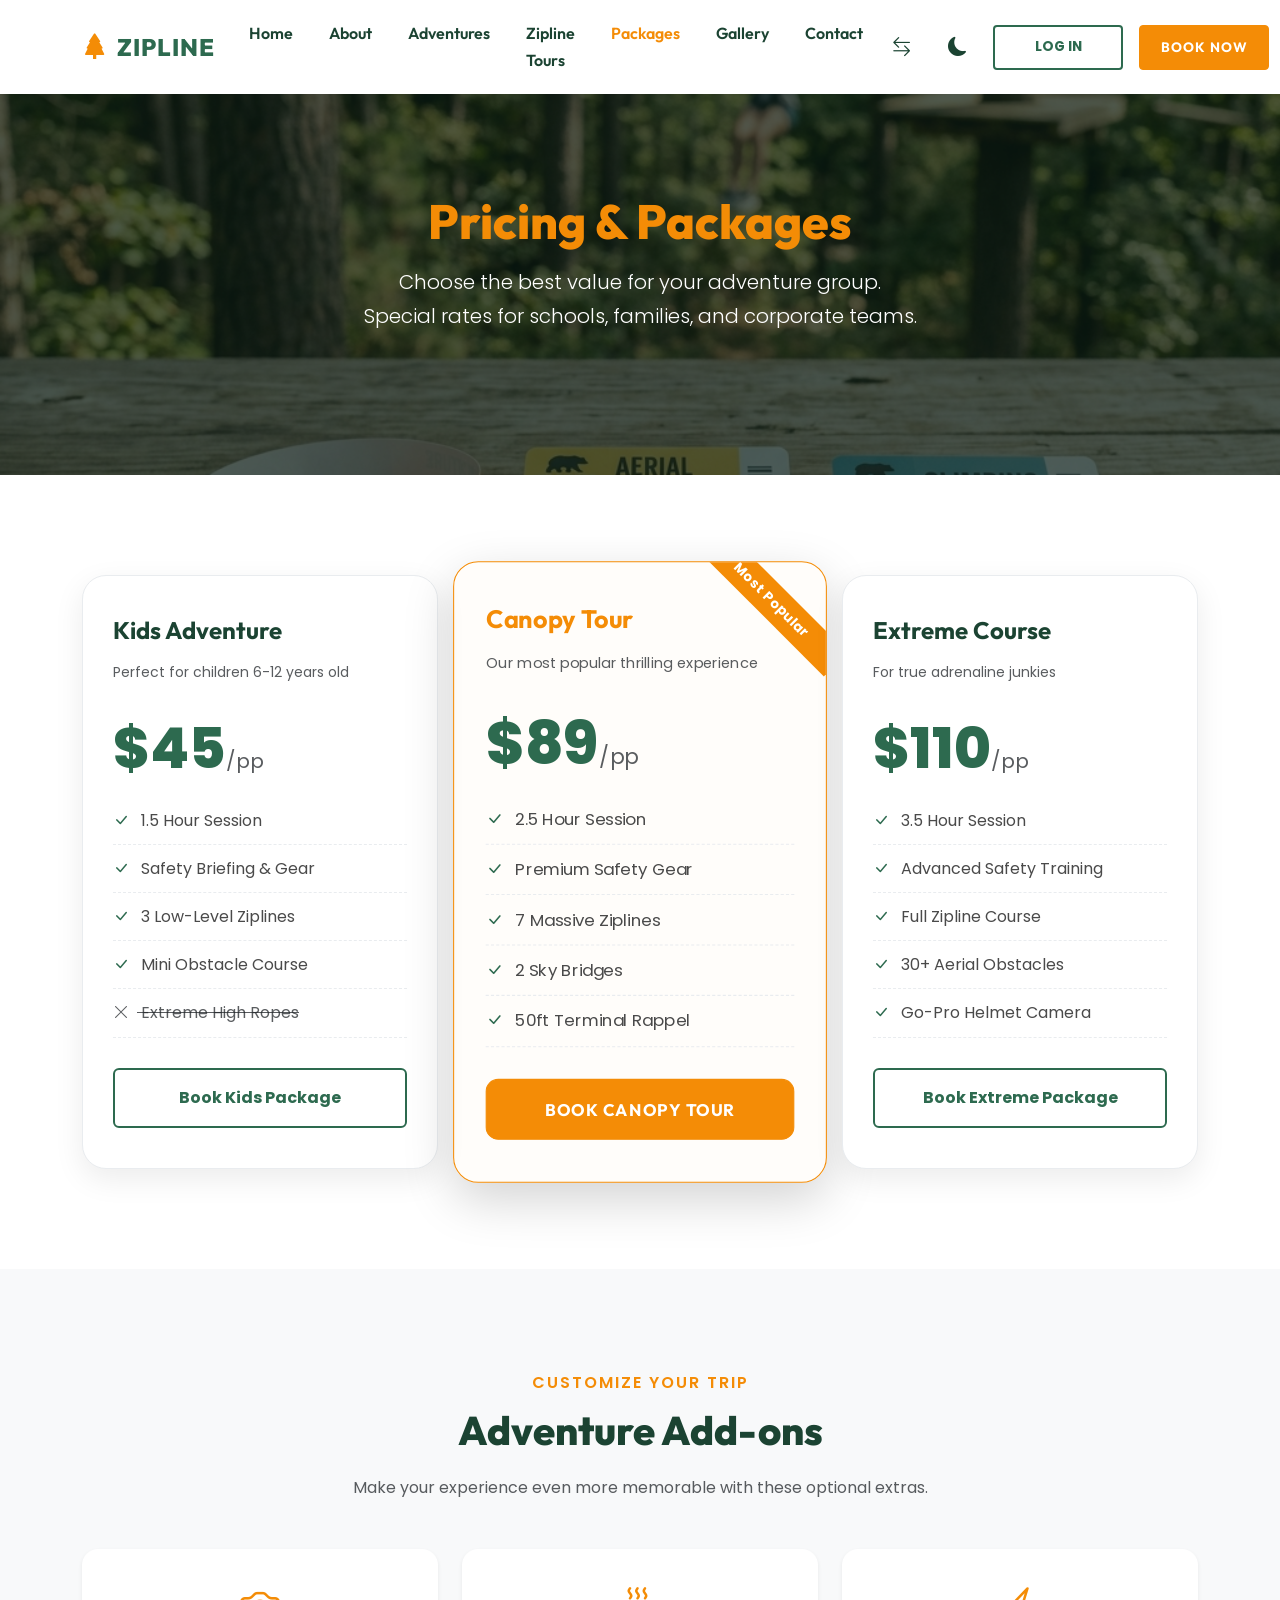
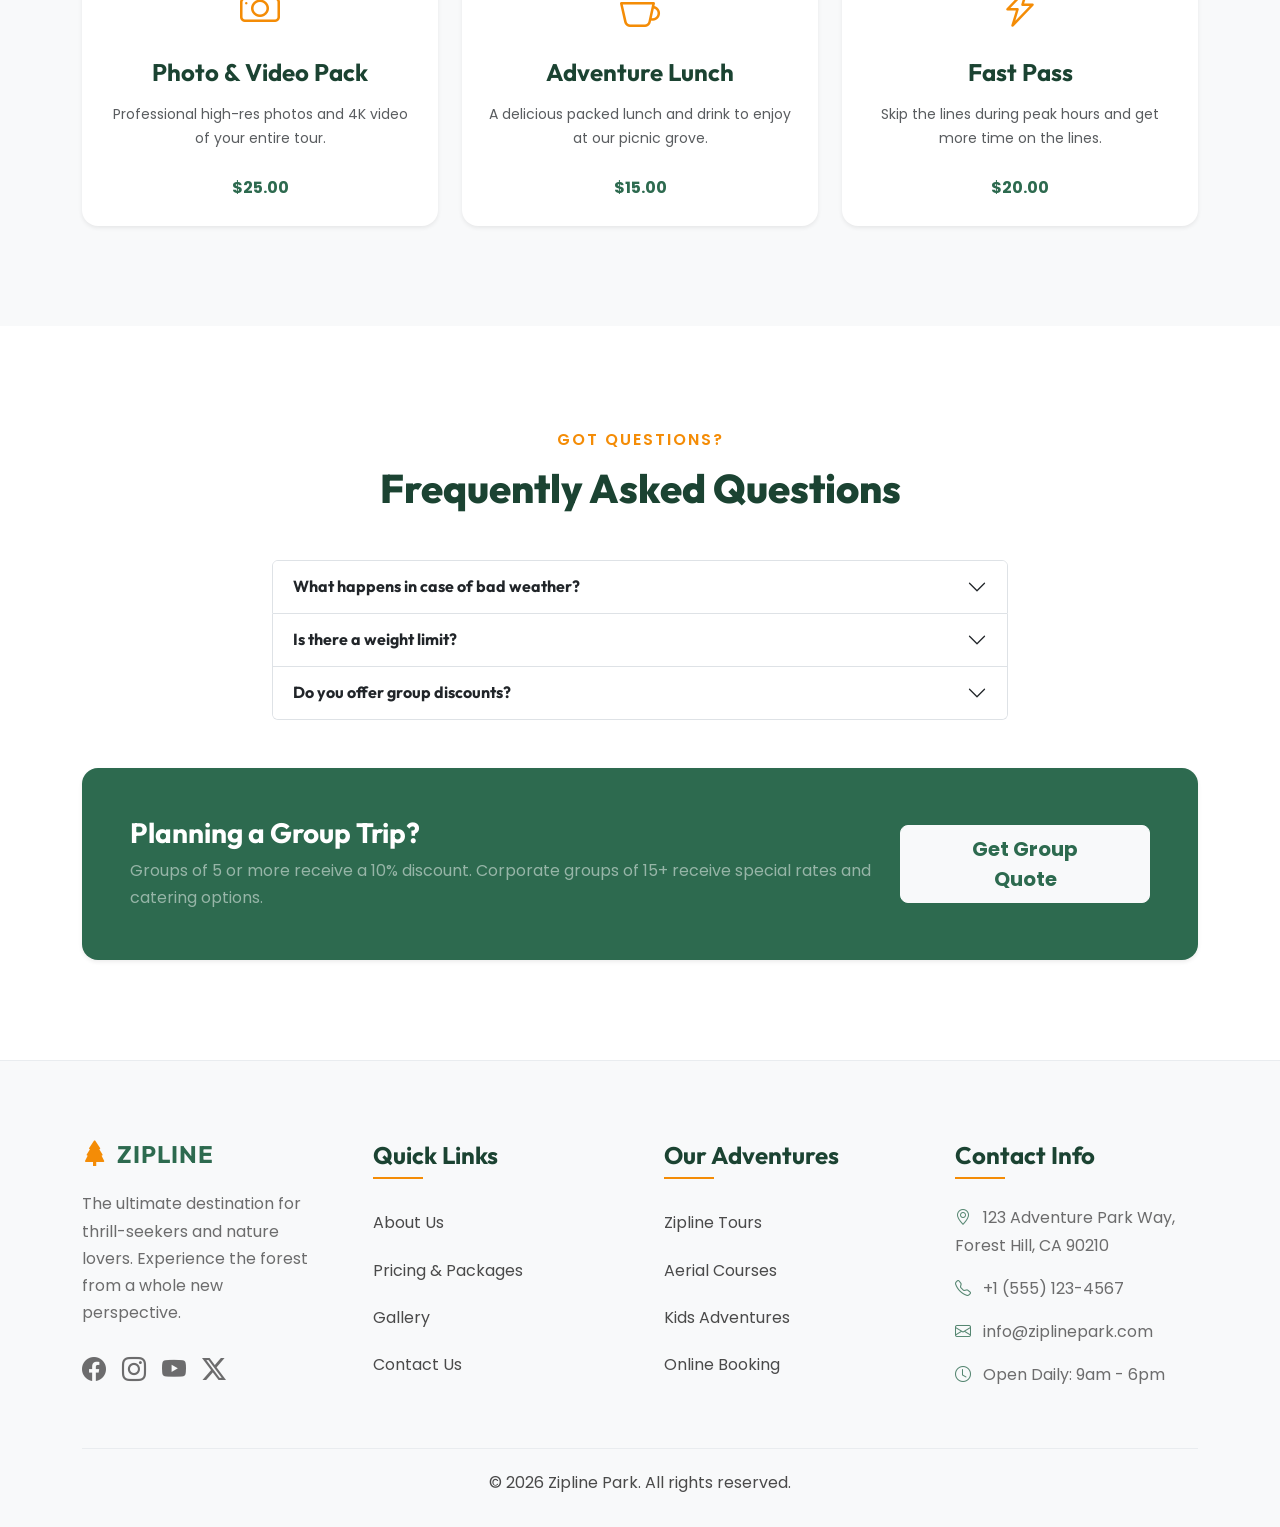
<file: pricing.html>
<!DOCTYPE html>
<html lang="en" dir="ltr" data-theme="light">
<head>
    <meta charset="UTF-8">
    <meta name="viewport" content="width=device-width, initial-scale=1.0">
    <title>Pricing & Packages | Zipline Adventure Park</title>
    <meta name="description" content="View our affordable pricing plans for canopy tours, aerial courses, and group events. Special rates available for families, schools, and corporate groups at Zipline Park.">
    
    <link href="https://cdn.jsdelivr.net/npm/bootstrap@5.3.2/dist/css/bootstrap.min.css" rel="stylesheet">
    <link href="https://cdn.jsdelivr.net/npm/bootstrap-icons@1.11.1/font/bootstrap-icons.css" rel="stylesheet">
    
    <!-- Favicon -->
    <link rel="icon" type="image/png" href="assets/images/favicon.png">
    
    <link rel="stylesheet" href="assets/css/style.css">
    <link rel="stylesheet" href="assets/css/dark-mode.css">
    <link rel="stylesheet" href="assets/css/rtl.css">
    
    <style>
        .pricing-card {
            background: #fff;
            border-radius: var(--zl-border-radius-lg);
            padding: 40px 30px;
            box-shadow: var(--zl-shadow);
            border: 1px solid var(--zl-border-color);
            transition: var(--zl-transition);
            position: relative;
            overflow: hidden;
            height: 100%;
            display: flex;
            flex-direction: column;
        }
        .pricing-card:hover {
            transform: translateY(-10px);
            box-shadow: var(--zl-shadow-hover);
            border-color: var(--zl-primary);
        }
        .pricing-card.popular {
            border-color: var(--zl-secondary);
            background: rgba(244, 140, 6, 0.02);
        }
        .pricing-card.popular::before {
            content: 'Most Popular';
            position: absolute;
            top: 20px;
            right: -35px;
            background: var(--zl-secondary);
            color: white;
            font-size: 0.8rem;
            font-weight: bold;
            padding: 5px 40px;
            transform: rotate(45deg);
        }
        .price-val {
            font-size: 3.5rem;
            font-weight: 800;
            color: var(--zl-primary);
            line-height: 1;
            margin: 20px 0;
        }
        .price-list {
            list-style: none;
            padding: 0;
            margin-bottom: 30px;
            flex-grow: 1;
        }
        .price-list li {
            padding: 10px 0;
            border-bottom: 1px dashed var(--zl-border-color);
            color: var(--zl-body-color);
        }
        [data-theme="dark"] .pricing-card {
            background: #11221b;
        }
        [data-theme="dark"] .pricing-card.popular {
            background: rgba(244, 140, 6, 0.05);
        }
    </style>
</head>
<body>

    <!-- Navbar -->
    <nav class="navbar navbar-expand-xl">
        <div class="container">
            <a class="navbar-brand" href="index.html">
                <i class="bi bi-tree-fill me-2 text-secondary"></i><span>ZIPLINE</span>
            </a>
            <button class="navbar-toggler" type="button" data-bs-toggle="collapse" data-bs-target="#mainNav">
                <i class="bi bi-list fs-2"></i>
            </button>
            <div class="collapse navbar-collapse" id="mainNav">
                <ul class="navbar-nav mx-auto mb-2 mb-lg-0">
                    <!-- Desktop View: Home Dropdown -->
                    <li class="nav-item dropdown d-none d-xl-block">
                        <a class="nav-link dropdown-toggle" href="#" id="homeDropdown" role="button" data-bs-toggle="dropdown" aria-expanded="false">
                            Home
                        </a>
                        <ul class="dropdown-menu shadow border-0" aria-labelledby="homeDropdown">
                            <li><a class="dropdown-item" href="index.html">Home 1</a></li>
                            <li><a class="dropdown-item" href="index-2.html">Home 2</a></li>
                        </ul>
                    </li>

                    <!-- Mobile View: Separate Links -->
                    <li class="nav-item d-xl-none">
                        <a class="nav-link" href="index.html">Home 1</a>
                    </li>
                    <li class="nav-item d-xl-none">
                        <a class="nav-link" href="index-2.html">Home 2</a>
                    </li>
                    <li class="nav-item">
                        <a class="nav-link" href="about.html">About</a>
                    </li>
                    <li class="nav-item">
                        <a class="nav-link" href="services.html">Adventures</a>
                    </li>
                    <li class="nav-item">
                        <a class="nav-link" href="zipline-tours.html">Zipline Tours</a>
                    </li>
                    <li class="nav-item">
                        <a class="nav-link active" href="pricing.html">Packages</a>
                    </li>
                    <li class="nav-item">
                        <a class="nav-link" href="gallery.html">Gallery</a>
                    </li>
                    <li class="nav-item">
                        <a class="nav-link" href="contact.html">Contact</a>
                    </li>
                </ul>
                <div class="d-flex flex-column flex-lg-row align-items-center gap-3 mt-3 mt-lg-0">
                    <button id="rtl-toggle" class="rtl-toggle-btn" aria-label="Toggle RTL"><i class="bi bi-arrow-left-right"></i></button>
                    <button id="theme-toggle" class="theme-toggle-btn" aria-label="Toggle Dark Mode">
                        <i class="bi bi-moon-fill"></i>
                    </button>
                    <a href="login.html" class="btn btn-outline-primary btn-nav">Log In</a>
                    <a href="booking.html" class="btn btn-secondary btn-nav">Book Now</a>
                </div>
            </div>
        </div>
    </nav>

    <!-- Page Header -->
    <header class="page-header" style="background-image: url('assets/images/pricing-hero.jpg');">
        <div class="page-header-content fade-in-up">
            <h1 class="page-header-title text-secondary">Pricing & Packages</h1>
            <p class="lead text-white mb-4">Choose the best value for your adventure group.<br>Special rates for schools, families, and corporate teams.</p>
            <div class="header-divider mx-auto mt-3">
                <div class="line"></div>
                <div class="line"></div>
            </div>
        </div>
    </header>

    <!-- Pricing Section -->
    <section class="section-padding">
        <div class="container">
            <div class="row g-4 align-items-center">
                <!-- Plan 1 -->
                <div class="col-xl-4 col-lg-12 fade-in-up">
                    <div class="pricing-card">
                        <h4 class="fw-bold">Kids Adventure</h4>
                        <p class="text-muted small">Perfect for children 6-12 years old</p>
                        <div class="price-val">$45<span class="fs-5 text-muted fw-normal">/pp</span></div>
                        <ul class="price-list">
                            <li><i class="bi bi-check-lg text-primary me-2"></i> 1.5 Hour Session</li>
                            <li><i class="bi bi-check-lg text-primary me-2"></i> Safety Briefing & Gear</li>
                            <li><i class="bi bi-check-lg text-primary me-2"></i> 3 Low-Level Ziplines</li>
                            <li><i class="bi bi-check-lg text-primary me-2"></i> Mini Obstacle Course</li>
                            <li class="text-muted text-decoration-line-through"><i class="bi bi-x-lg me-2"></i> Extreme High Ropes</li>
                        </ul>
                        <a href="booking.html" class="btn btn-outline-primary w-100 py-3 fw-bold">Book Kids Package</a>
                    </div>
                </div>
                <!-- Plan 2 -->
                <div class="col-xl-4 col-lg-12 fade-in-up" style="transition-delay: 0.1s;">
                    <div class="pricing-card popular shadow-lg" style="transform: scale(1.05);">
                        <h4 class="fw-bold text-secondary">Canopy Tour</h4>
                        <p class="text-muted small">Our most popular thrilling experience</p>
                        <div class="price-val">$89<span class="fs-5 text-muted fw-normal">/pp</span></div>
                        <ul class="price-list">
                            <li><i class="bi bi-check-lg text-primary me-2"></i> 2.5 Hour Session</li>
                            <li><i class="bi bi-check-lg text-primary me-2"></i> Premium Safety Gear</li>
                            <li><i class="bi bi-check-lg text-primary me-2"></i> 7 Massive Ziplines</li>
                            <li><i class="bi bi-check-lg text-primary me-2"></i> 2 Sky Bridges</li>
                            <li><i class="bi bi-check-lg text-primary me-2"></i> 50ft Terminal Rappel</li>
                        </ul>
                        <a href="booking.html" class="btn btn-secondary w-100 py-3 fw-bold">Book Canopy Tour</a>
                    </div>
                </div>
                <!-- Plan 3 -->
                <div class="col-xl-4 col-lg-12 fade-in-up" style="transition-delay: 0.2s;">
                    <div class="pricing-card">
                        <h4 class="fw-bold">Extreme Course</h4>
                        <p class="text-muted small">For true adrenaline junkies</p>
                        <div class="price-val">$110<span class="fs-5 text-muted fw-normal">/pp</span></div>
                        <ul class="price-list">
                            <li><i class="bi bi-check-lg text-primary me-2"></i> 3.5 Hour Session</li>
                            <li><i class="bi bi-check-lg text-primary me-2"></i> Advanced Safety Training</li>
                            <li><i class="bi bi-check-lg text-primary me-2"></i> Full Zipline Course</li>
                            <li><i class="bi bi-check-lg text-primary me-2"></i> 30+ Aerial Obstacles</li>
                            <li><i class="bi bi-check-lg text-primary me-2"></i> Go-Pro Helmet Camera</li>
                        </ul>
                        <a href="booking.html" class="btn btn-outline-primary w-100 py-3 fw-bold">Book Extreme Package</a>
                    </div>
                </div>
            </div>
        </div>
    </section>
    
    <!-- Add-on Services -->
    <section class="section-padding bg-light">
        <div class="container">
            <div class="section-title text-center mb-5 fade-in-up">
                <span class="subtitle">Customize Your Trip</span>
                <h2>Adventure Add-ons</h2>
                <p class="text-muted">Make your experience even more memorable with these optional extras.</p>
            </div>
            
            <div class="row g-4 justify-content-center">
                <div class="col-lg-4 col-md-6 fade-in-up d-flex flex-column">
                    <div class="p-4 bg-white rounded-4 shadow-sm text-center h-100 border border-transparent hover-border-primary transition-all d-flex flex-column">
                        <div class="fs-1 text-secondary mb-3"><i class="bi bi-camera"></i></div>
                        <h4 class="fw-bold mb-3">Photo & Video Pack</h4>
                        <p class="text-muted small mb-4">Professional high-res photos and 4K video of your entire tour.</p>
                        <div class="fw-bold text-primary mb-0 mt-auto">$25.00</div>
                    </div>
                </div>
                <div class="col-lg-4 col-md-6 fade-in-up d-flex flex-column" style="transition-delay: 0.1s;">
                    <div class="p-4 bg-white rounded-4 shadow-sm text-center h-100 border border-transparent hover-border-primary transition-all d-flex flex-column">
                        <div class="fs-1 text-secondary mb-3"><i class="bi bi-cup-hot"></i></div>
                        <h4 class="fw-bold mb-3">Adventure Lunch</h4>
                        <p class="text-muted small mb-4">A delicious packed lunch and drink to enjoy at our picnic grove.</p>
                        <div class="fw-bold text-primary mb-0 mt-auto">$15.00</div>
                    </div>
                </div>
                <div class="col-lg-4 col-md-6 fade-in-up d-flex flex-column" style="transition-delay: 0.2s;">
                    <div class="p-4 bg-white rounded-4 shadow-sm text-center h-100 border border-transparent hover-border-primary transition-all d-flex flex-column">
                        <div class="fs-1 text-secondary mb-3"><i class="bi bi-lightning-charge"></i></div>
                        <h4 class="fw-bold mb-3">Fast Pass</h4>
                        <p class="text-muted small mb-4">Skip the lines during peak hours and get more time on the lines.</p>
                        <div class="fw-bold text-primary mb-0 mt-auto">$20.00</div>
                    </div>
                </div>
            </div>
        </div>
    </section>

    <!-- FAQ Section -->
    <section class="section-padding">
        <div class="container">
            <div class="section-title text-center mb-5 fade-in-up">
                <span class="subtitle">Got Questions?</span>
                <h2>Frequently Asked Questions</h2>
            </div>
            <div class="row justify-content-center">
                <div class="col-lg-8">
                    <div class="accordion" id="pricingFAQ">
                        <div class="accordion-item fade-in-up">
                            <h2 class="accordion-header">
                                <button class="accordion-button collapsed fw-bold" type="button" data-bs-toggle="collapse" data-bs-target="#q1">
                                    What happens in case of bad weather?
                                </button>
                            </h2>
                            <div id="q1" class="accordion-collapse collapse" data-bs-parent="#pricingFAQ">
                                <div class="accordion-body text-muted">
                                    We operate in light rain, but will suspend operations for high winds or lightning. If we cancel your tour, you can reschedule for free or receive a full refund.
                                </div>
                            </div>
                        </div>
                        <div class="accordion-item fade-in-up">
                            <h2 class="accordion-header">
                                <button class="accordion-button collapsed fw-bold" type="button" data-bs-toggle="collapse" data-bs-target="#q2">
                                    Is there a weight limit?
                                </button>
                            </h2>
                            <div id="q2" class="accordion-collapse collapse" data-bs-parent="#pricingFAQ">
                                <div class="accordion-body text-muted">
                                    Yes, for safety reasons, participants must weigh between 70 lbs and 250 lbs. We discretely verify weights at check-in.
                                </div>
                            </div>
                        </div>
                        <div class="accordion-item fade-in-up">
                            <h2 class="accordion-header">
                                <button class="accordion-button collapsed fw-bold" type="button" data-bs-toggle="collapse" data-bs-target="#q3">
                                    Do you offer group discounts?
                                </button>
                            </h2>
                            <div id="q3" class="accordion-collapse collapse" data-bs-parent="#pricingFAQ">
                                <div class="accordion-body text-muted">
                                    Yes! Groups of 10+ receive a 15% discount. Corporate and school groups have special custom rates. Contact us for a quote.
                                </div>
                            </div>
                        </div>
                    </div>
                </div>
            </div>
            
            <div class="mt-5 p-5 rounded-4 shadow-sm d-flex flex-column flex-lg-row align-items-center justify-content-between text-white" 
                 style="background-color: var(--zl-primary);">
                <div class="mb-4 mb-lg-0">
                    <h3 class="fw-bold mb-2 text-white">Planning a Group Trip?</h3>
                    <p class="mb-0 text-white-50">Groups of 5 or more receive a 10% discount. Corporate groups of 15+ receive special rates and catering options.</p>
                </div>
                <a href="contact.html" class="btn btn-light btn-lg px-5 fw-bold" style="color: var(--zl-primary);">Get Group Quote</a>
            </div>
        </div>
    </section>

    <!-- Footer -->
    <footer class="footer">
        <div class="container">
            <div class="row g-5">
                <div class="col-lg-3 col-md-6">
                    <a class="navbar-brand fs-4 fw-bold mb-4 d-block text-white" href="index.html">
                        <i class="bi bi-tree-fill me-2 text-secondary"></i><span>ZIPLINE</span>
                    </a>
                    <p class="text-white-50 mb-4">The ultimate destination for thrill-seekers and nature lovers. Experience the forest from a whole new perspective.</p>
                    <div class="d-flex gap-3">
                        <a href="#" class="text-white-50 fs-4 hover-primary"><i class="bi bi-facebook"></i></a>
                        <a href="#" class="text-white-50 fs-4 hover-primary"><i class="bi bi-instagram"></i></a>
                        <a href="#" class="text-white-50 fs-4 hover-primary"><i class="bi bi-youtube"></i></a>
                        <a href="#" class="text-white-50 fs-4 hover-primary"><i class="bi bi-twitter-x"></i></a>
                    </div>
                </div>
                <div class="col-lg-3 col-md-6 footer-widget">
                    <h4>Quick Links</h4>
                    <ul class="footer-links">
                        <li><a href="about.html">About Us</a></li>
                        <li><a href="pricing.html">Pricing & Packages</a></li>
                        <li><a href="gallery.html">Gallery</a></li>
                        <li><a href="contact.html">Contact Us</a></li>
                    </ul>
                </div>
                <div class="col-lg-3 col-md-6 footer-widget">
                    <h4>Our Adventures</h4>
                    <ul class="footer-links">
                        <li><a href="zipline-tours.html">Zipline Tours</a></li>
                        <li><a href="services.html">Aerial Courses</a></li>
                        <li><a href="services.html">Kids Adventures</a></li>
                        <li><a href="booking.html">Online Booking</a></li>
                    </ul>
                </div>
                <div class="col-lg-3 col-md-6 footer-widget">
                    <h4>Contact Info</h4>
                    <ul class="footer-links">
                        <li class="text-white-50 mb-3"><i class="bi bi-geo-alt me-2 text-primary"></i> 123 Adventure Park Way, Forest Hill, CA 90210</li>
                        <li class="text-white-50 mb-3"><i class="bi bi-telephone me-2 text-primary"></i> +1 (555) 123-4567</li>
                        <li class="text-white-50 mb-3"><i class="bi bi-envelope me-2 text-primary"></i> info@ziplinepark.com</li>
                        <li class="text-white-50"><i class="bi bi-clock me-2 text-primary"></i> Open Daily: 9am - 6pm</li>
                    </ul>
                </div>
            </div>
            <div class="footer-bottom">
                <p class="mb-0">&copy; <script>document.write(new Date().getFullYear())</script> Zipline Park. All rights reserved.</p>
            </div>
        </div>
    </footer>

    <script src="https://cdn.jsdelivr.net/npm/bootstrap@5.3.2/dist/js/bootstrap.bundle.min.js"></script>
    <script src="assets/js/main.js"></script>
</body>
</html>
</file>
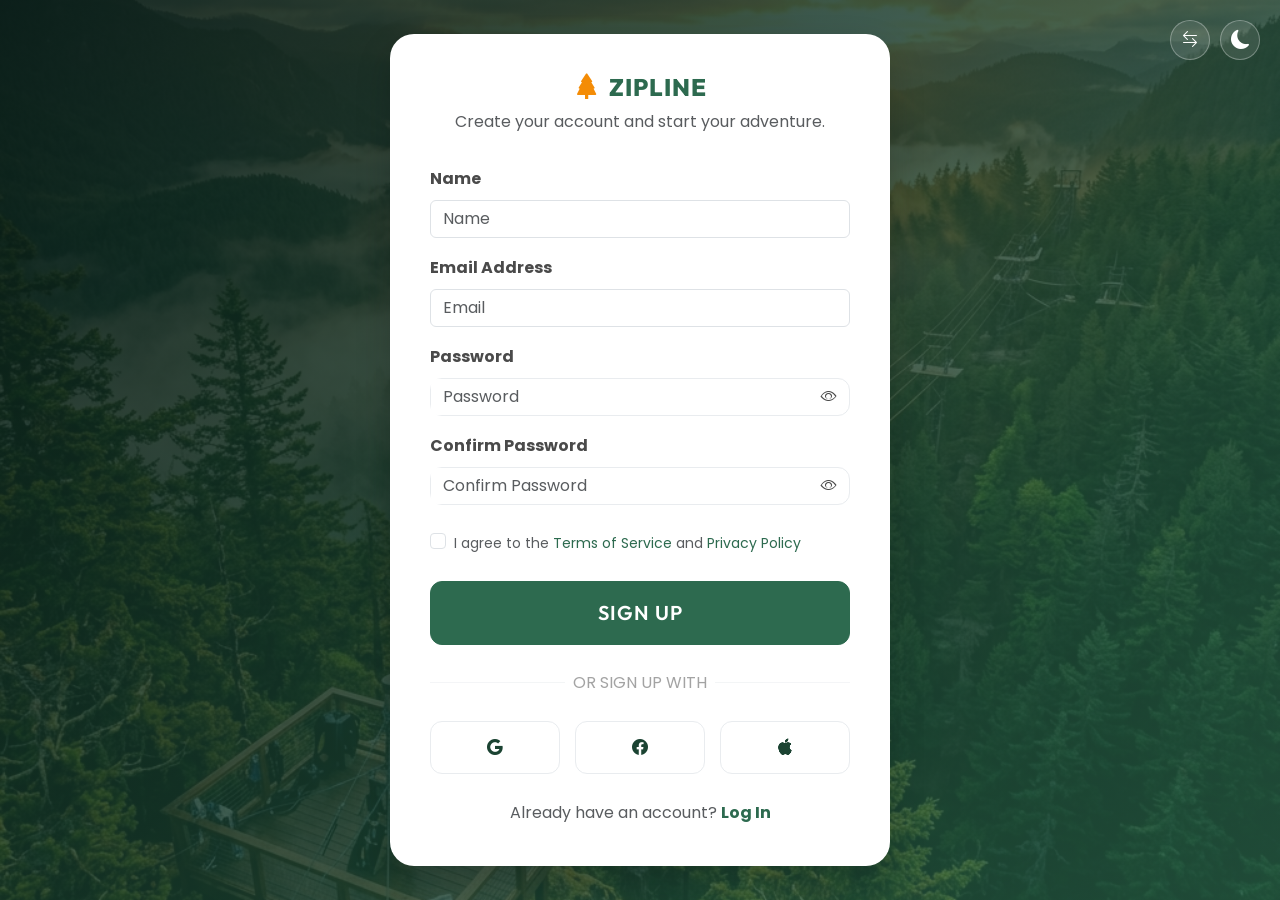
<file: register.html>
<!DOCTYPE html>
<html lang="en" dir="ltr" data-theme="light">

<head>
    <meta charset="UTF-8">
    <meta name="viewport" content="width=device-width, initial-scale=1.0">
    <title>Sign Up | Zipline Adventure Park</title>

    <!-- Favicon -->
    <link rel="icon" type="image/png" href="assets/images/favicon.png">

    <link href="https://cdn.jsdelivr.net/npm/bootstrap@5.3.2/dist/css/bootstrap.min.css" rel="stylesheet">
    <link href="https://cdn.jsdelivr.net/npm/bootstrap-icons@1.11.1/font/bootstrap-icons.css" rel="stylesheet">

    <link rel="stylesheet" href="assets/css/style.css">
    <link rel="stylesheet" href="assets/css/dark-mode.css">

    <style>
        .auth-wrapper {
            min-height: 100vh;
            display: flex;
            align-items: center;
            justify-content: center;
            background-image: url('assets/images/home-hero.jpg');
            background-size: cover;
            background-position: center;
            position: relative;
            padding: 20px;
        }

        .auth-wrapper::before {
            content: '';
            position: absolute;
            top: 0;
            left: 0;
            width: 100%;
            height: 100%;
            background: linear-gradient(135deg, rgba(8, 28, 21, 0.9) 0%, rgba(45, 106, 79, 0.7) 100%);
        }

        .auth-card {
            background: #fff;
            border-radius: var(--zl-border-radius-lg);
            padding: 40px;
            width: 100%;
            max-width: 500px;
            position: relative;
            z-index: 1;
            box-shadow: 0 15px 35px rgba(0, 0, 0, 0.2);
        }

        [data-theme="dark"] .auth-card {
            background: #000000;
            border: 1px solid var(--zl-border-color);
        }

        .auth-logo {
            text-align: center;
            margin-bottom: 30px;
        }

        .auth-logo .navbar-brand {
            font-size: 1.5rem;
            display: inline-flex;
            align-items: center;
            justify-content: center;
        }

        .auth-logo i {
            font-size: 1.6rem;
            color: var(--zl-secondary) !important;
        }

        .auth-controls {
            position: absolute;
            top: 20px;
            right: 20px;
            z-index: 10;
            display: flex;
            gap: 10px;
        }

        .auth-controls .rtl-toggle-btn,
        .auth-controls .theme-toggle-btn {
            background: rgba(255, 255, 255, 0.1);
            border: 1px solid rgba(255, 255, 255, 0.3);
            color: #fff;
            width: 40px;
            height: 40px;
            padding: 0;
            display: flex;
            align-items: center;
            justify-content: center;
            border-radius: 50%;
            transition: var(--zl-transition);
        }

        .auth-controls .rtl-toggle-btn:hover,
        .auth-controls .theme-toggle-btn:hover {
            background: var(--zl-primary);
            border-color: var(--zl-primary);
        }

        .social-login {
            display: flex;
            gap: 15px;
            margin-bottom: 25px;
        }

        .social-btn {
            flex: 1;
            display: flex;
            align-items: center;
            justify-content: center;
            gap: 10px;
            padding: 12px;
            border: 1px solid var(--zl-border-color);
            border-radius: var(--zl-border-radius);
            background: transparent;
            color: var(--zl-heading-color);
            transition: var(--zl-transition);
            font-weight: 600;
        }

        .social-btn:hover {
            background: var(--zl-light);
            border-color: var(--zl-primary);
        }

        .divider {
            display: flex;
            align-items: center;
            text-align: center;
            margin-bottom: 25px;
            color: var(--zl-body-color);
            opacity: 0.5;
        }

        .divider::before,
        .divider::after {
            content: '';
            flex: 1;
            border-bottom: 1px solid var(--zl-border-color);
        }

        .divider:not(:empty)::before {
            margin-right: .5em;
        }

        .divider:not(:empty)::after {
            margin-left: .5em;
        }

        /* Hover Colors */
        .auth-card a:hover {
            color: var(--zl-secondary) !important;
        }

        /* Eye Toggle Border Removal */
        .input-group .btn-outline-secondary {
            border: none !important;
            background: transparent !important;
            color: var(--zl-body-color) !important;
        }

        [data-theme="dark"] .input-group .btn-outline-secondary {
            color: var(--zl-heading-color) !important;
        }

        .input-group {
            border: 1px solid var(--zl-border-color);
            border-radius: var(--zl-border-radius);
            background: #fff;
        }

        [data-theme="dark"] .input-group {
            background: #111111;
        }

        .input-group .form-control {
            border: none !important;
        }

        [data-theme="dark"] .form-control::placeholder {
            color: rgba(255, 255, 255, 0.5) !important;
        }
    </style>
</head>

<body>
    <div class="auth-controls">
        <button id="rtl-toggle" class="rtl-toggle-btn" aria-label="Toggle RTL"><i
                class="bi bi-arrow-left-right"></i></button>
        <button id="theme-toggle" class="theme-toggle-btn" aria-label="Toggle Dark Mode">
            <i class="bi bi-moon-fill"></i>
        </button>
    </div>

    <div class="auth-wrapper">
        <div class="auth-card fade-in-up">
            <div class="auth-logo">
                <a href="index.html"
                    class="navbar-brand d-inline-flex align-items-center justify-content-center text-decoration-none mb-2">
                    <i class="bi bi-tree-fill me-2 text-secondary"></i><span class="text-primary">ZIPLINE</span>
                </a>
                <p class="text-muted">Create your account and start your adventure.</p>
            </div>

            <form action="dashboard.html">

                <div class="mb-3">
                    <label class="form-label fw-bold">Name</label>
                    <input type="text" class="form-control" placeholder="Name" required>
                </div>

                <div class="mb-3">
                    <label class="form-label fw-bold">Email Address</label>
                    <input type="email" class="form-control" placeholder="Email" required>
                </div>
                <div class="mb-3">
                    <label class="form-label fw-bold">Password</label>
                    <div class="input-group">
                        <input type="password" id="password" class="form-control" placeholder="Password" required>
                        <button class="btn btn-outline-secondary border-start-0" type="button"
                            onclick="togglePassword('password', this)">
                            <i class="bi bi-eye"></i>
                        </button>
                    </div>
                </div>
                <div class="mb-4">
                    <label class="form-label fw-bold">Confirm Password</label>
                    <div class="input-group">
                        <input type="password" id="confirmPassword" class="form-control" placeholder="Confirm Password"
                            required>
                        <button class="btn btn-outline-secondary border-start-0" type="button"
                            onclick="togglePassword('confirmPassword', this)">
                            <i class="bi bi-eye"></i>
                        </button>
                    </div>
                </div>
                <div class="mb-4">
                    <div class="form-check">
                        <input class="form-check-input" type="checkbox" id="terms" required>
                        <label class="form-check-label text-muted small" for="terms">
                            I agree to the <a href="#" class="text-primary decoration-none">Terms of Service</a> and <a
                                href="#" class="text-primary decoration-none">Privacy Policy</a>
                        </label>
                    </div>
                </div>
                <button type="submit" class="btn btn-primary btn-lg w-100 py-3 mb-4">Sign Up</button>
            </form>

            <div class="divider">OR SIGN UP WITH</div>

            <div class="social-login">
                <button class="social-btn">
                    <i class="bi bi-google"></i>
                </button>
                <button class="social-btn">
                    <i class="bi bi-facebook"></i>
                </button>
                <button class="social-btn">
                    <i class="bi bi-apple"></i>
                </button>
            </div>

            <p class="text-center text-muted mb-0">
                Already have an account? <a href="login.html" class="text-primary fw-bold text-decoration-none">Log In</a>
            </p>
        </div>
    </div>

    <script>
        function togglePassword(inputId, btn) {
            const passwordInput = document.getElementById(inputId);
            const icon = btn.querySelector('i');
            if (passwordInput.type === 'password') {
                passwordInput.type = 'text';
                icon.classList.replace('bi-eye', 'bi-eye-slash');
            } else {
                passwordInput.type = 'password';
                icon.classList.replace('bi-eye-slash', 'bi-eye');
            }
        }
    </script>
    <script src="https://cdn.jsdelivr.net/npm/bootstrap@5.3.2/dist/js/bootstrap.bundle.min.js"></script>
    <script src="assets/js/main.js"></script>
</body>

</html>
</file>
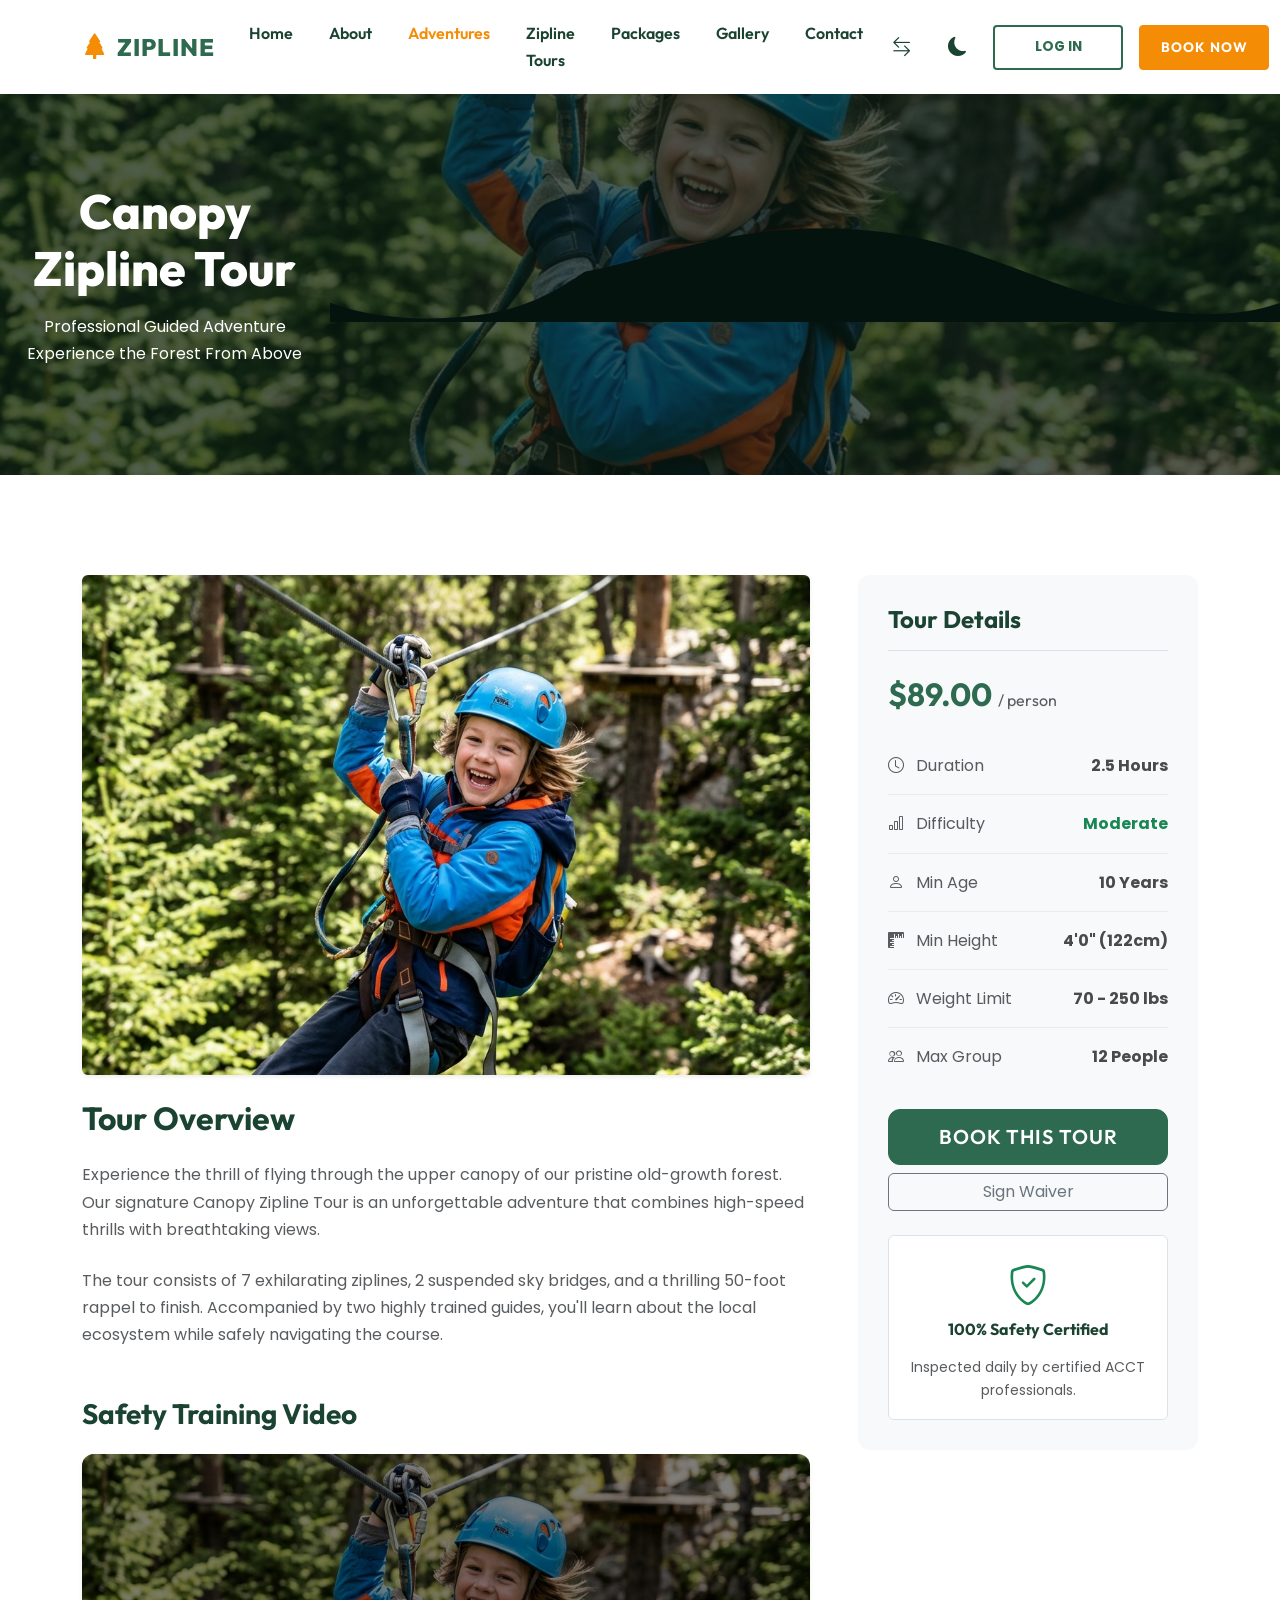
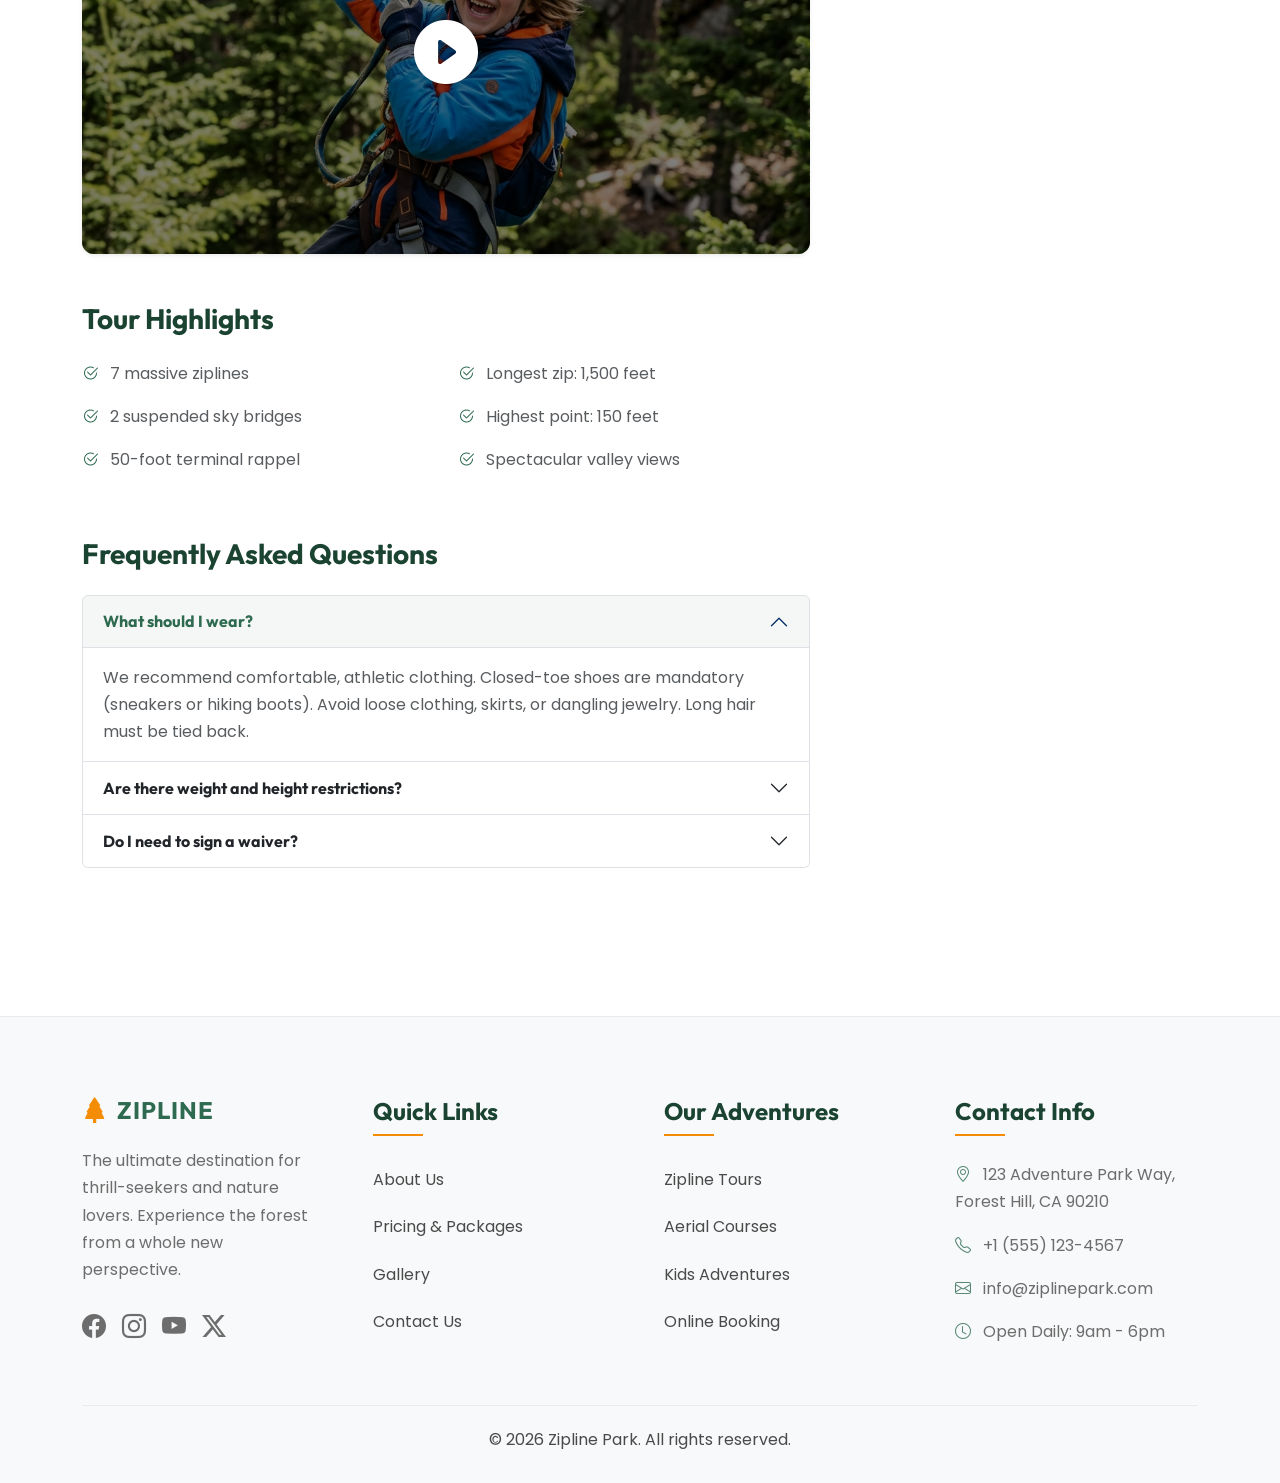
<file: service-details.html>
<!DOCTYPE html>
<html lang="en" dir="ltr" data-theme="light">

<head>
    <meta charset="UTF-8">
    <meta name="viewport" content="width=device-width, initial-scale=1.0">
    <title>Canopy Zipline Tour Details | Zipline</title>
    <meta name="description"
        content="Discover the full details of our famous Canopy Zipline Tour. View safety requirements, duration, and pricing.">

    <link href="https://cdn.jsdelivr.net/npm/bootstrap@5.3.2/dist/css/bootstrap.min.css" rel="stylesheet">
    <link href="https://cdn.jsdelivr.net/npm/bootstrap-icons@1.11.1/font/bootstrap-icons.css" rel="stylesheet">

    <!-- Favicon -->
    <link rel="icon" type="image/png" href="assets/images/favicon.png">

    <link rel="stylesheet" href="assets/css/style.css">
    <link rel="stylesheet" href="assets/css/dark-mode.css">
    <link rel="stylesheet" href="assets/css/rtl.css">

    <style>
        .service-sidebar {
            background: var(--zl-light);
            border-radius: var(--zl-border-radius);
            padding: 30px;
        }

        .info-list li {
            display: flex;
            justify-content: space-between;
            padding: 15px 0;
            border-bottom: 1px solid var(--zl-border-color);
        }

        .info-list li:last-child {
            border-bottom: none;
        }

        .video-placeholder {
            position: relative;
            background: #000;
            border-radius: var(--zl-border-radius);
            overflow: hidden;
            display: flex;
            align-items: center;
            justify-content: center;
            height: 400px;
            background-image: url('assets/images/gallery-1.jpg');
            background-size: cover;
            background-position: center;
        }

        .video-placeholder::after {
            content: '';
            position: absolute;
            top: 0;
            left: 0;
            width: 100%;
            height: 100%;
            background: rgba(0, 0, 0, 0.5);
        }

        .play-icon {
            position: relative;
            z-index: 1;
            font-size: 4rem;
            color: #fff;
            cursor: pointer;
            transition: var(--zl-transition);
        }

        .play-icon:hover {
            color: var(--zl-secondary);
            transform: scale(1.1);
        }
    </style>
</head>

<body>

    <!-- Navbar -->
    <nav class="navbar navbar-expand-xl">
        <div class="container">
            <a class="navbar-brand" href="index.html">
                <i class="bi bi-tree-fill me-2 text-secondary"></i><span>ZIPLINE</span>
            </a>
            <button class="navbar-toggler" type="button" data-bs-toggle="collapse" data-bs-target="#mainNav">
                <i class="bi bi-list fs-2"></i>
            </button>
            <div class="collapse navbar-collapse" id="mainNav">
                <ul class="navbar-nav mx-auto mb-2 mb-lg-0">
                    <!-- Desktop View: Home Dropdown -->
                    <li class="nav-item dropdown d-none d-xl-block">
                        <a class="nav-link dropdown-toggle" href="#" id="homeDropdown" role="button"
                            data-bs-toggle="dropdown" aria-expanded="false">
                            Home
                        </a>
                        <ul class="dropdown-menu shadow border-0" aria-labelledby="homeDropdown">
                            <li><a class="dropdown-item" href="index.html">Home 1</a></li>
                            <li><a class="dropdown-item" href="index-2.html">Home 2</a></li>
                        </ul>
                    </li>

                    <!-- Mobile View: Separate Links -->
                    <li class="nav-item d-xl-none">
                        <a class="nav-link" href="index.html">Home 1</a>
                    </li>
                    <li class="nav-item d-xl-none">
                        <a class="nav-link" href="index-2.html">Home 2</a>
                    </li>
                    <li class="nav-item">
                        <a class="nav-link" href="about.html">About</a>
                    </li>
                    <li class="nav-item">
                        <a class="nav-link active" href="services.html">Adventures</a>
                    </li>
                    <li class="nav-item">
                        <a class="nav-link" href="zipline-tours.html">Zipline Tours</a>
                    </li>
                    <li class="nav-item">
                        <a class="nav-link" href="pricing.html">Packages</a>
                    </li>
                    <li class="nav-item">
                        <a class="nav-link" href="gallery.html">Gallery</a>
                    </li>
                    <li class="nav-item">
                        <a class="nav-link" href="contact.html">Contact</a>
                    </li>
                </ul>
                <div class="d-flex flex-column flex-lg-row align-items-center gap-3 mt-3 mt-lg-0">
                    <button id="rtl-toggle" class="rtl-toggle-btn" aria-label="Toggle RTL"><i
                            class="bi bi-arrow-left-right"></i></button>
                    <button id="theme-toggle" class="theme-toggle-btn" aria-label="Toggle Dark Mode">
                        <i class="bi bi-moon-fill"></i>
                    </button>
                    <a href="login.html" class="btn btn-outline-primary btn-nav">Log In</a>
                    <a href="booking.html" class="btn btn-secondary btn-nav">Book Now</a>
                </div>
            </div>
        </div>
    </nav>

    <!-- Page Header -->
    <header class="page-header" style="background-image: url('assets/images/gallery-1.jpg');">
        <div class="page-header-content fade-in-up">
            <h1 class="page-header-title text-white">Canopy Zipline Tour</h1>
            <div class="header-subtitle text-white mt-2">Professional Guided Adventure <br> Experience the Forest From
                Above</div>
        </div>
            <svg data-name="Layer 1" xmlns="http://www.w3.org/2000/svg" viewBox="0 0 1200 120"
                preserveAspectRatio="none">
                <path
                    d="M321.39,56.44c58-10.79,114.16-30.13,172-41.86,82.39-16.72,168.19-17.73,250.45-.39C823.78,31,906.67,72,985.66,92.83c70.05,18.48,146.53,26.09,214.34,3V120H0V95.8C59.71,118.08,130.83,119.3,194.21,110.15,237.91,103.85,279.46,86.6,321.39,56.44Z"
                    class="shape-fill"></path>
            </svg>
        </div>
    </header>

    <!-- Details Section -->
    <section class="section-padding">
        <div class="container">
            <div class="row g-5">
                <!-- Main Content -->
                <div class="col-lg-8 fade-in-up">
                    <img src="assets/images/gallery-1.jpg" alt="Zipline Tour"
                        class="img-fluid rounded mb-4 shadow-sm w-100" style="height: 500px; object-fit: cover;">

                    <h2 class="fw-bold mb-4">Tour Overview</h2>
                    <p class="text-muted mb-4">Experience the thrill of flying through the upper canopy of our pristine
                        old-growth forest. Our signature Canopy Zipline Tour is an unforgettable adventure that combines
                        high-speed thrills with breathtaking views.</p>
                    <p class="text-muted mb-5">The tour consists of 7 exhilarating ziplines, 2 suspended sky bridges,
                        and a thrilling 50-foot rappel to finish. Accompanied by two highly trained guides, you'll learn
                        about the local ecosystem while safely navigating the course.</p>

                    <h3 class="fw-bold mb-4">Safety Training Video</h3>
                    <div class="video-placeholder mb-5 shadow-sm">
                        <i class="bi bi-play-circle-fill play-icon"></i>
                    </div>

                    <h3 class="fw-bold mb-4">Tour Highlights</h3>
                    <ul class="row list-unstyled mb-5 text-muted">
                        <li class="col-md-6 mb-3"><i class="bi bi-check2-circle text-primary me-2"></i> 7 massive
                            ziplines</li>
                        <li class="col-md-6 mb-3"><i class="bi bi-check2-circle text-primary me-2"></i> Longest zip:
                            1,500 feet</li>
                        <li class="col-md-6 mb-3"><i class="bi bi-check2-circle text-primary me-2"></i> 2 suspended sky
                            bridges</li>
                        <li class="col-md-6 mb-3"><i class="bi bi-check2-circle text-primary me-2"></i> Highest point:
                            150 feet</li>
                        <li class="col-md-6 mb-3"><i class="bi bi-check2-circle text-primary me-2"></i> 50-foot terminal
                            rappel</li>
                        <li class="col-md-6 mb-3"><i class="bi bi-check2-circle text-primary me-2"></i> Spectacular
                            valley views</li>
                    </ul>

                    <h3 class="fw-bold mb-4">Frequently Asked Questions</h3>
                    <div class="accordion mb-5" id="serviceFAQ">
                        <div class="accordion-item">
                            <h2 class="accordion-header" id="headingOne">
                                <button class="accordion-button fw-bold" type="button" data-bs-toggle="collapse"
                                    data-bs-target="#collapseOne" aria-expanded="true" aria-controls="collapseOne">
                                    What should I wear?
                                </button>
                            </h2>
                            <div id="collapseOne" class="accordion-collapse collapse show" aria-labelledby="headingOne"
                                data-bs-parent="#serviceFAQ">
                                <div class="accordion-body text-muted">
                                    We recommend comfortable, athletic clothing. Closed-toe shoes are mandatory
                                    (sneakers or hiking boots). Avoid loose clothing, skirts, or dangling jewelry. Long
                                    hair must be tied back.
                                </div>
                            </div>
                        </div>
                        <div class="accordion-item">
                            <h2 class="accordion-header" id="headingTwo">
                                <button class="accordion-button collapsed fw-bold" type="button"
                                    data-bs-toggle="collapse" data-bs-target="#collapseTwo" aria-expanded="false"
                                    aria-controls="collapseTwo">
                                    Are there weight and height restrictions?
                                </button>
                            </h2>
                            <div id="collapseTwo" class="accordion-collapse collapse" aria-labelledby="headingTwo"
                                data-bs-parent="#serviceFAQ">
                                <div class="accordion-body text-muted">
                                    Yes. For safety reasons, participants must weigh between 70 lbs and 250 lbs, and be
                                    at least 4'0" tall. We will weigh guests discretely at check-in.
                                </div>
                            </div>
                        </div>
                        <div class="accordion-item">
                            <h2 class="accordion-header" id="headingThree">
                                <button class="accordion-button collapsed fw-bold" type="button"
                                    data-bs-toggle="collapse" data-bs-target="#collapseThree" aria-expanded="false"
                                    aria-controls="collapseThree">
                                    Do I need to sign a waiver?
                                </button>
                            </h2>
                            <div id="collapseThree" class="accordion-collapse collapse" aria-labelledby="headingThree"
                                data-bs-parent="#serviceFAQ">
                                <div class="accordion-body text-muted">
                                    Yes, all participants must sign a digital liability waiver before the tour. Minors
                                    must have a waiver signed by a parent or legal guardian.
                                </div>
                            </div>
                        </div>
                    </div>
                </div>

                <!-- Sidebar -->
                <div class="col-lg-4 fade-in-up">
                    <div class="service-sidebar sticky-top" style="top: 100px;">
                        <h4 class="fw-bold border-bottom pb-3 mb-4">Tour Details</h4>
                        <h2 class="text-primary fw-bold mb-4">$89.00 <span class="fs-6 text-muted fw-normal">/
                                person</span></h2>

                        <ul class="list-unstyled info-list mb-4">
                            <li><span class="text-muted"><i class="bi bi-clock me-2"></i> Duration</span> <span
                                    class="fw-bold">2.5 Hours</span></li>
                            <li><span class="text-muted"><i class="bi bi-bar-chart me-2"></i> Difficulty</span> <span
                                    class="fw-bold text-success">Moderate</span></li>
                            <li><span class="text-muted"><i class="bi bi-person me-2"></i> Min Age</span> <span
                                    class="fw-bold">10 Years</span></li>
                            <li><span class="text-muted"><i class="bi bi-rulers me-2"></i> Min Height</span> <span
                                    class="fw-bold">4'0" (122cm)</span></li>
                            <li><span class="text-muted"><i class="bi bi-speedometer2 me-2"></i> Weight Limit</span>
                                <span class="fw-bold">70 - 250 lbs</span></li>
                            <li><span class="text-muted"><i class="bi bi-people me-2"></i> Max Group</span> <span
                                    class="fw-bold">12 People</span></li>
                        </ul>

                        <div class="d-grid gap-2">
                            <a href="booking.html" class="btn btn-primary btn-lg">Book This Tour</a>
                            <a href="faq.html" class="btn btn-outline-secondary">Sign Waiver</a>
                        </div>

                        <div class="mt-4 p-3 bg-white rounded border text-center">
                            <i class="bi bi-shield-check text-success fs-1 mb-2"></i>
                            <h6 class="fw-bold">100% Safety Certified</h6>
                            <p class="small text-muted mb-0">Inspected daily by certified ACCT professionals.</p>
                        </div>
                    </div>
                </div>
            </div>
        </div>
    </section>

    <!-- Footer -->
    <footer class="footer">
        <div class="container">
            <div class="row g-5">
                <div class="col-lg-3 col-md-6">
                    <a class="navbar-brand fs-4 fw-bold mb-4 d-block text-white" href="index.html">
                        <i class="bi bi-tree-fill me-2 text-secondary"></i><span>ZIPLINE</span>
                    </a>
                    <p class="text-white-50 mb-4">The ultimate destination for thrill-seekers and nature lovers.
                        Experience the forest from a whole new perspective.</p>
                    <div class="d-flex gap-3">
                        <a href="#" class="text-white-50 fs-4 hover-primary"><i class="bi bi-facebook"></i></a>
                        <a href="#" class="text-white-50 fs-4 hover-primary"><i class="bi bi-instagram"></i></a>
                        <a href="#" class="text-white-50 fs-4 hover-primary"><i class="bi bi-youtube"></i></a>
                        <a href="#" class="text-white-50 fs-4 hover-primary"><i class="bi bi-twitter-x"></i></a>
                    </div>
                </div>
                <div class="col-lg-3 col-md-6 footer-widget">
                    <h4>Quick Links</h4>
                    <ul class="footer-links">
                        <li><a href="about.html">About Us</a></li>
                        <li><a href="pricing.html">Pricing & Packages</a></li>
                        <li><a href="gallery.html">Gallery</a></li>
                        <li><a href="contact.html">Contact Us</a></li>
                    </ul>
                </div>
                <div class="col-lg-3 col-md-6 footer-widget">
                    <h4>Our Adventures</h4>
                    <ul class="footer-links">
                        <li><a href="zipline-tours.html">Zipline Tours</a></li>
                        <li><a href="services.html">Aerial Courses</a></li>
                        <li><a href="services.html">Kids Adventures</a></li>
                        <li><a href="booking.html">Online Booking</a></li>
                    </ul>
                </div>
                <div class="col-lg-3 col-md-6 footer-widget">
                    <h4>Contact Info</h4>
                    <ul class="footer-links">
                        <li class="text-white-50 mb-3"><i class="bi bi-geo-alt me-2 text-primary"></i> 123 Adventure
                            Park Way, Forest Hill, CA 90210</li>
                        <li class="text-white-50 mb-3"><i class="bi bi-telephone me-2 text-primary"></i> +1 (555)
                            123-4567</li>
                        <li class="text-white-50 mb-3"><i class="bi bi-envelope me-2 text-primary"></i>
                            info@ziplinepark.com</li>
                        <li class="text-white-50"><i class="bi bi-clock me-2 text-primary"></i> Open Daily: 9am - 6pm
                        </li>
                    </ul>
                </div>
            </div>
            <div class="footer-bottom">
                <p class="mb-0">&copy;
                    <script>document.write(new Date().getFullYear())</script> Zipline Park. All rights reserved.
                </p>
            </div>
        </div>
    </footer>

    <script src="https://cdn.jsdelivr.net/npm/bootstrap@5.3.2/dist/js/bootstrap.bundle.min.js"></script>
    <script src="assets/js/main.js"></script>
</body>

</html>
</file>
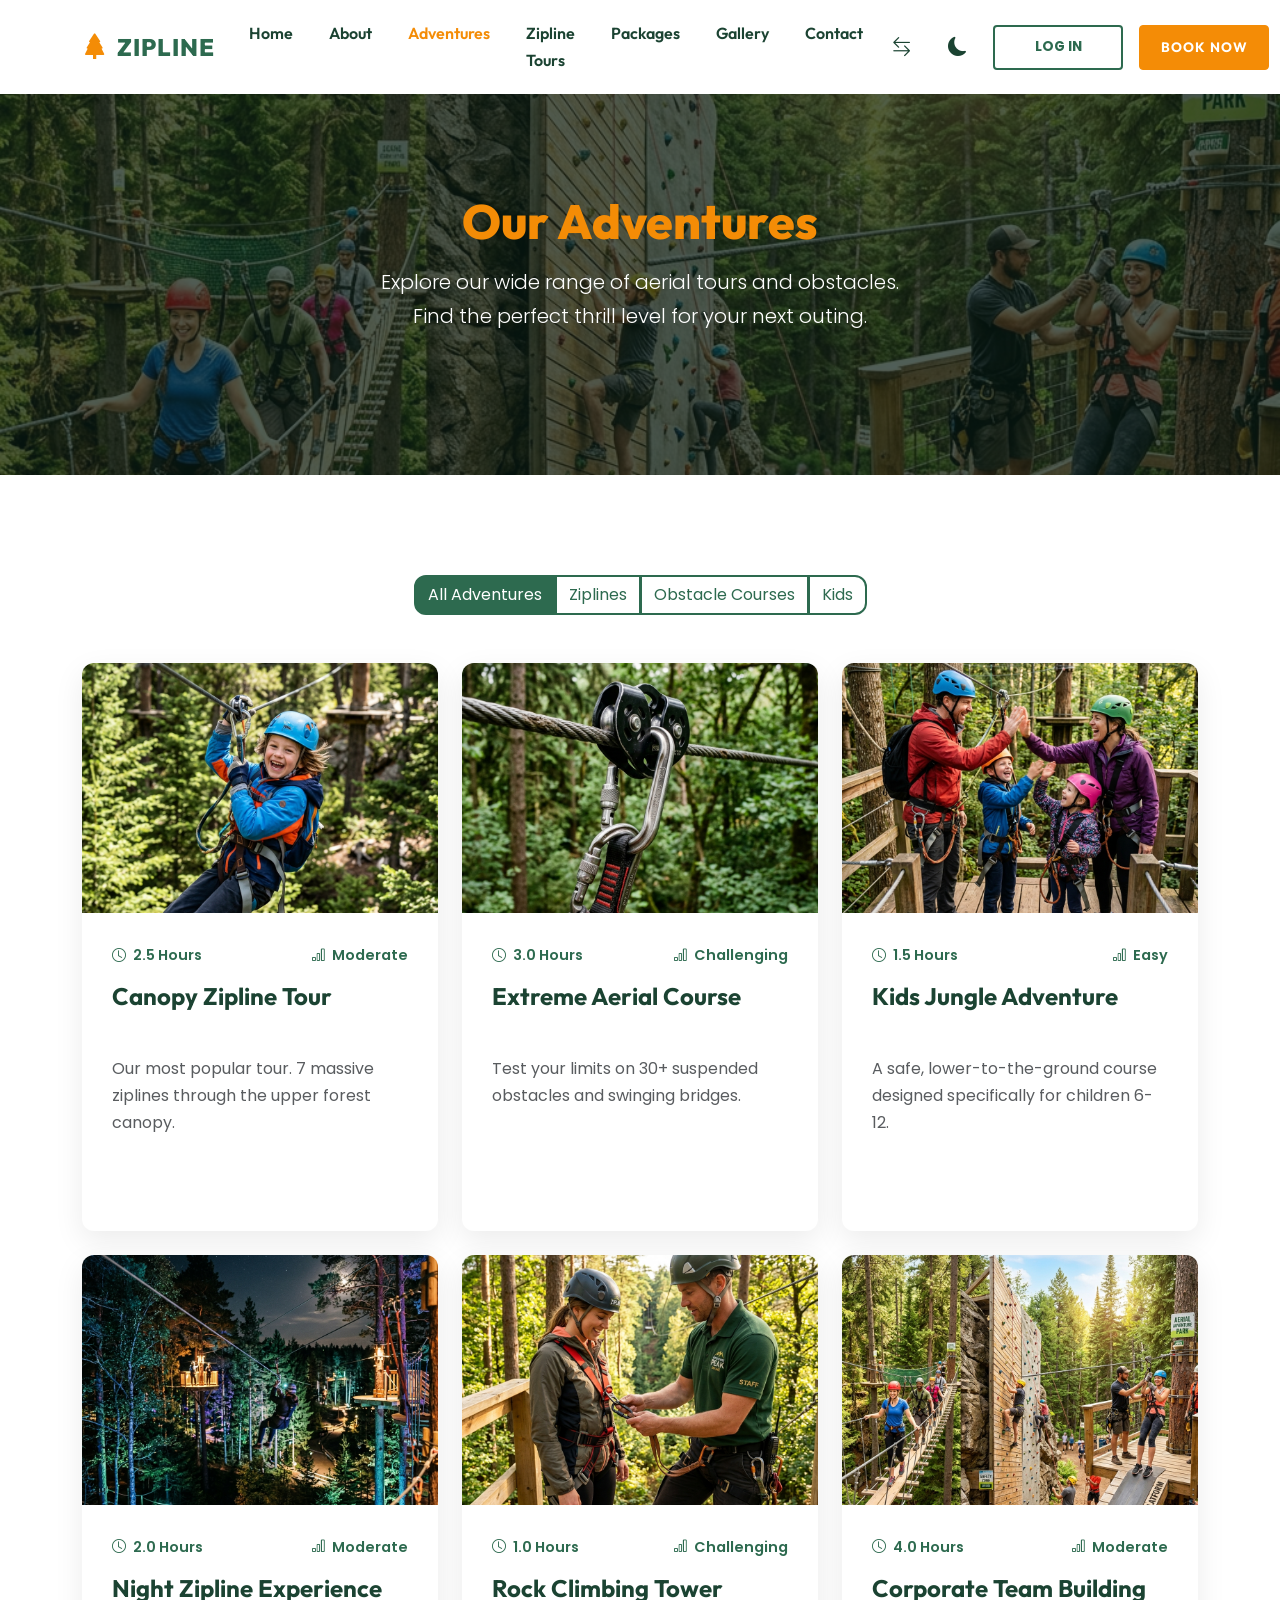
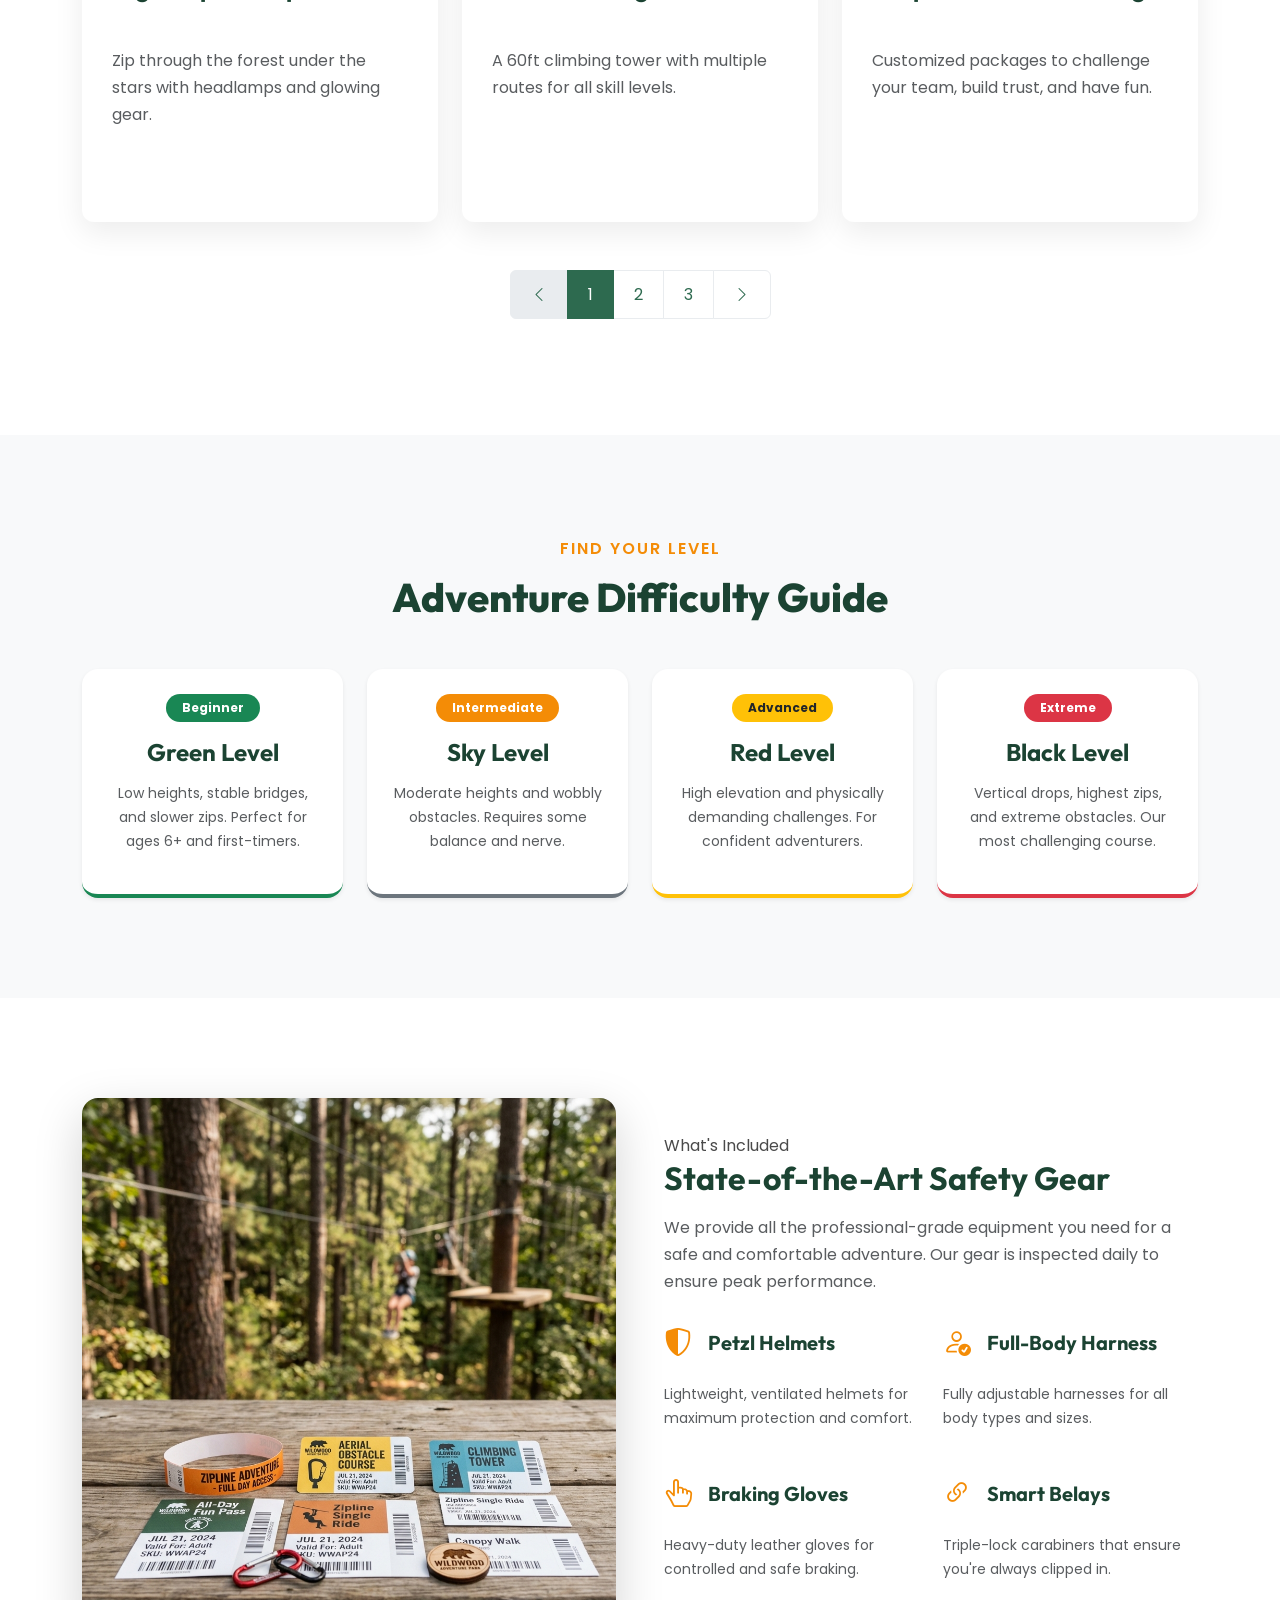
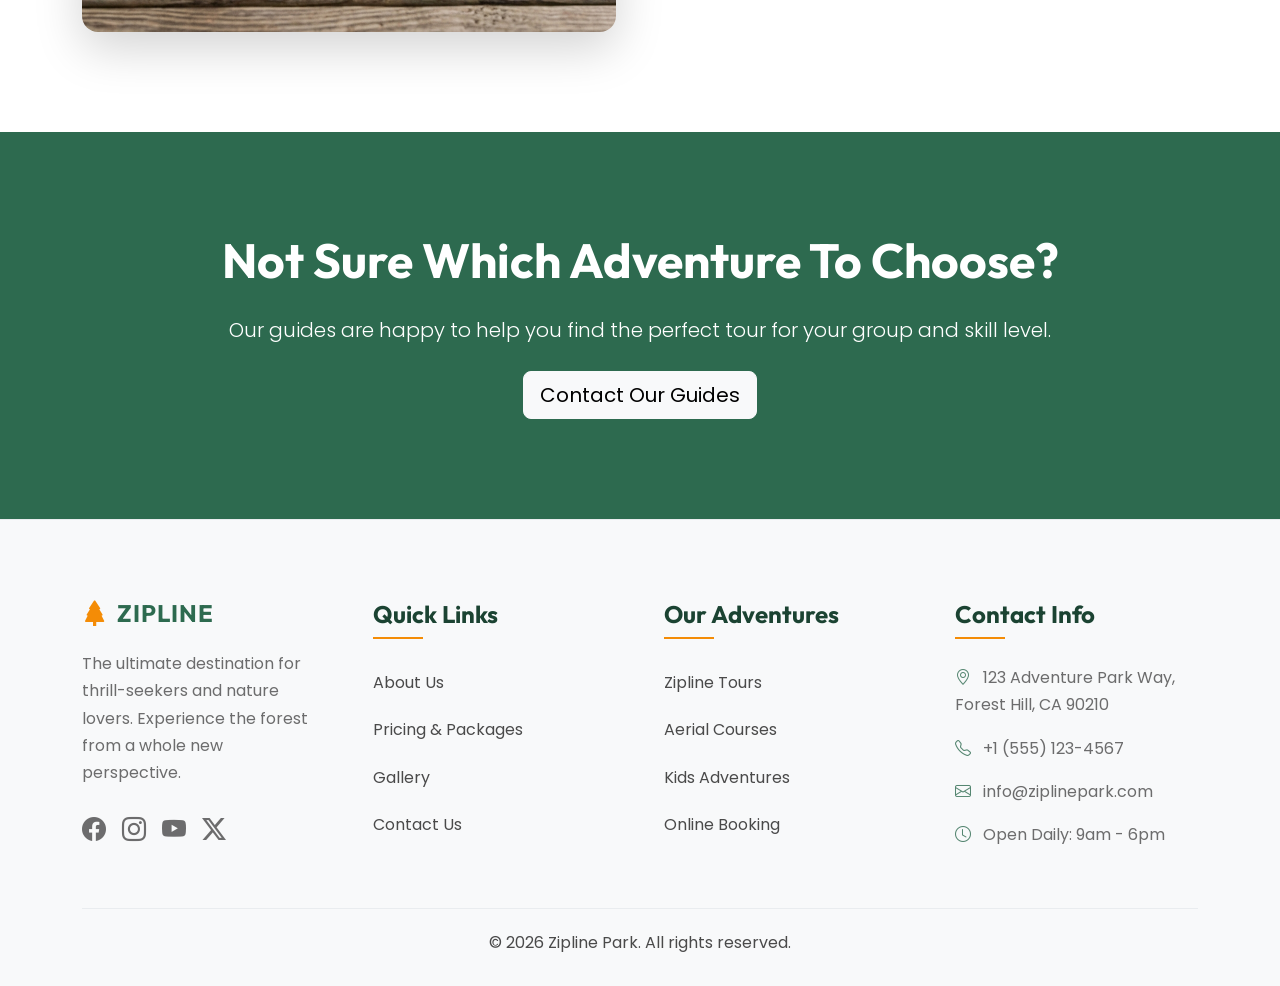
<file: services.html>
<!DOCTYPE html>
<html lang="en" dir="ltr" data-theme="light">

<head>
    <meta charset="UTF-8">
    <meta name="viewport" content="width=device-width, initial-scale=1.0">
    <title>Our Adventures & Services | Zipline Adventure Park</title>
    <meta name="description"
        content="Explore our full range of canopy tours, aerial obstacle courses, and jungle adventures. At Zipline Park, we offer thrills for all ages and skill levels, from beginners to extreme adventurers.">

    <link href="https://cdn.jsdelivr.net/npm/bootstrap@5.3.2/dist/css/bootstrap.min.css" rel="stylesheet">
    <link href="https://cdn.jsdelivr.net/npm/bootstrap-icons@1.11.1/font/bootstrap-icons.css" rel="stylesheet">

    <!-- Favicon -->
    <link rel="icon" type="image/png" href="assets/images/favicon.png">

    <link rel="stylesheet" href="assets/css/style.css">
    <link rel="stylesheet" href="assets/css/dark-mode.css">
    <link rel="stylesheet" href="assets/css/rtl.css">
</head>

<body>

    <!-- Navbar -->
    <nav class="navbar navbar-expand-xl">
        <div class="container">
            <a class="navbar-brand" href="index.html">
                <i class="bi bi-tree-fill me-2 text-secondary"></i><span>ZIPLINE</span>
            </a>
            <button class="navbar-toggler" type="button" data-bs-toggle="collapse" data-bs-target="#mainNav">
                <i class="bi bi-list fs-2"></i>
            </button>
            <div class="collapse navbar-collapse" id="mainNav">
                <ul class="navbar-nav mx-auto mb-2 mb-lg-0">
                    <!-- Desktop View: Home Dropdown -->
                    <li class="nav-item dropdown d-none d-xl-block">
                        <a class="nav-link dropdown-toggle" href="#" id="homeDropdown" role="button" data-bs-toggle="dropdown" aria-expanded="false">
                            Home
                        </a>
                        <ul class="dropdown-menu shadow border-0" aria-labelledby="homeDropdown">
                            <li><a class="dropdown-item" href="index.html">Home 1</a></li>
                            <li><a class="dropdown-item" href="index-2.html">Home 2</a></li>
                        </ul>
                    </li>

                    <!-- Mobile View: Separate Links -->
                    <li class="nav-item d-xl-none">
                        <a class="nav-link" href="index.html">Home 1</a>
                    </li>
                    <li class="nav-item d-xl-none">
                        <a class="nav-link" href="index-2.html">Home 2</a>
                    </li>
                    <li class="nav-item">
                        <a class="nav-link" href="about.html">About</a>
                    </li>
                    <li class="nav-item">
                        <a class="nav-link active" href="services.html">Adventures</a>
                    </li>
                    <li class="nav-item">
                        <a class="nav-link" href="zipline-tours.html">Zipline Tours</a>
                    </li>
                    <li class="nav-item">
                        <a class="nav-link" href="pricing.html">Packages</a>
                    </li>
                    <li class="nav-item">
                        <a class="nav-link" href="gallery.html">Gallery</a>
                    </li>
                    <li class="nav-item">
                        <a class="nav-link" href="contact.html">Contact</a>
                    </li>
                </ul>
                <div class="d-flex flex-column flex-lg-row align-items-center gap-3">
                    <button id="rtl-toggle" class="rtl-toggle-btn" aria-label="Toggle RTL"><i class="bi bi-arrow-left-right"></i></button>
                    <button id="theme-toggle" class="theme-toggle-btn" aria-label="Toggle Dark Mode">
                        <i class="bi bi-moon-fill"></i>
                    </button>
                    <a href="login.html" class="btn btn-outline-primary btn-nav">Log In</a>
                    <a href="booking.html" class="btn btn-secondary btn-nav">Book Now</a>
                </div>
            </div>
        </div>
    </nav>

    <!-- Page Header -->
    <header class="page-header" style="background-image: url('assets/images/services-hero.jpg');">
        <div class="page-header-content fade-in-up">
            <h1 class="page-header-title text-secondary">Our Adventures</h1>
            <p class="lead text-white mb-4">Explore our wide range of aerial tours and obstacles.<br>Find the perfect
                thrill level for your next outing.</p>
            <div class="header-divider mx-auto mt-3">
                <div class="line"></div>
                <div class="line"></div>
            </div>
        </div>
    </header>

    <!-- Services Grid -->
    <section class="section-padding">
        <div class="container">
            <!-- Filter (Optional, visual only for HTML template) -->
            <div class="row mb-5 fade-in-up">
                <div class="col-12 text-center">
                    <div class="btn-group" role="group" aria-label="Service Filters">
                        <button type="button" class="btn btn-outline-primary active">All Adventures</button>
                        <button type="button" class="btn btn-outline-primary">Ziplines</button>
                        <button type="button" class="btn btn-outline-primary">Obstacle Courses</button>
                        <button type="button" class="btn btn-outline-primary">Kids</button>
                    </div>
                </div>
            </div>

            <div class="row g-4">
                <!-- Service 1 -->
                <div class="col-lg-4 col-md-6 fade-in-up">
                    <div class="card-service h-100">
                        <img src="assets/images/gallery-1.jpg" class="card-img-top" alt="Canopy Zipline Tour">
                        <div class="card-service-body d-flex flex-column h-100">
                            <div class="card-service-meta">
                                <span><i class="bi bi-clock me-1"></i> 2.5 Hours</span>
                                <span><i class="bi bi-bar-chart me-1"></i> Moderate</span>
                            </div>
                            <h3 class="card-service-title">Canopy Zipline Tour</h3>
                            <p class="text-muted mb-4">Our most popular tour. 7 massive ziplines through the upper
                                forest canopy.</p>
                            <a href="service-details.html" class="btn btn-outline-primary w-100">View Details</a>
                        </div>
                    </div>
                </div>
                <!-- Service 2 -->
                <div class="col-lg-4 col-md-6 fade-in-up" style="transition-delay: 0.1s;">
                    <div class="card-service h-100">
                        <img src="assets/images/gallery-2.jpg" class="card-img-top" alt="Extreme Aerial Course">
                        <div class="card-service-body d-flex flex-column h-100">
                            <div class="card-service-meta">
                                <span><i class="bi bi-clock me-1"></i> 3.0 Hours</span>
                                <span><i class="bi bi-bar-chart me-1"></i> Challenging</span>
                            </div>
                            <h3 class="card-service-title">Extreme Aerial Course</h3>
                            <p class="text-muted mb-4">Test your limits on 30+ suspended obstacles and swinging bridges.
                            </p>
                            <a href="service-details.html" class="btn btn-outline-primary w-100">View Details</a>
                        </div>
                    </div>
                </div>
                <!-- Service 3 -->
                <div class="col-lg-4 col-md-6 fade-in-up" style="transition-delay: 0.2s;">
                    <div class="card-service h-100">
                        <img src="assets/images/guest-experience.jpg" class="card-img-top"
                            alt="Kids Jungle Adventure course at Zipline Park">
                        <div class="card-service-body d-flex flex-column h-100">
                            <div class="card-service-meta">
                                <span><i class="bi bi-clock me-1"></i> 1.5 Hours</span>
                                <span><i class="bi bi-bar-chart me-1"></i> Easy</span>
                            </div>
                            <h3 class="card-service-title">Kids Jungle Adventure</h3>
                            <p class="text-muted mb-4">A safe, lower-to-the-ground course designed specifically for
                                children 6-12.</p>
                            <a href="service-details.html" class="btn btn-outline-primary w-100">View Details</a>
                        </div>
                    </div>
                </div>
                <!-- Service 4 -->
                <div class="col-lg-4 col-md-6 fade-in-up">
                    <div class="card-service h-100">
                        <img src="assets/images/tour-2.jpg" class="card-img-top" alt="Night Zipline Experience">
                        <div class="card-service-body d-flex flex-column h-100">
                            <div class="card-service-meta">
                                <span><i class="bi bi-clock me-1"></i> 2.0 Hours</span>
                                <span><i class="bi bi-bar-chart me-1"></i> Moderate</span>
                            </div>
                            <h3 class="card-service-title">Night Zipline Experience</h3>
                            <p class="text-muted mb-4">Zip through the forest under the stars with headlamps and glowing
                                gear.</p>
                            <a href="service-details.html" class="btn btn-outline-primary w-100">View Details</a>
                        </div>
                    </div>
                </div>
                <!-- Service 5 -->
                <div class="col-lg-4 col-md-6 fade-in-up" style="transition-delay: 0.1s;">
                    <div class="card-service h-100">
                        <img src="assets/images/team-action.jpg" class="card-img-top"
                            alt="Rock Climbing Tower at Zipline Park">
                        <div class="card-service-body d-flex flex-column h-100">
                            <div class="card-service-meta">
                                <span><i class="bi bi-clock me-1"></i> 1.0 Hours</span>
                                <span><i class="bi bi-bar-chart me-1"></i> Challenging</span>
                            </div>
                            <h3 class="card-service-title">Rock Climbing Tower</h3>
                            <p class="text-muted mb-4">A 60ft climbing tower with multiple routes for all skill levels.
                            </p>
                            <a href="service-details.html" class="btn btn-outline-primary w-100">View Details</a>
                        </div>
                    </div>
                </div>
                <!-- Service 6 -->
                <div class="col-lg-4 col-md-6 fade-in-up" style="transition-delay: 0.2s;">
                    <div class="card-service h-100">
                        <img src="assets/images/services-hero.jpg" class="card-img-top" alt="Corporate Team Building">
                        <div class="card-service-body d-flex flex-column h-100">
                            <div class="card-service-meta">
                                <span><i class="bi bi-clock me-1"></i> 4.0 Hours</span>
                                <span><i class="bi bi-bar-chart me-1"></i> Moderate</span>
                            </div>
                            <h3 class="card-service-title">Corporate Team Building</h3>
                            <p class="text-muted mb-4">Customized packages to challenge your team, build trust, and have
                                fun.</p>
                            <a href="service-details.html" class="btn btn-outline-primary w-100">View Details</a>
                        </div>
                    </div>
                </div>
            </div>

            <!-- Pagination -->
            <div class="row mt-5 fade-in-up">
                <div class="col-12">
                    <nav aria-label="Page navigation">
                        <ul class="pagination justify-content-center">
                            <li class="page-item disabled">
                                <a class="page-link" href="#" tabindex="-1" aria-disabled="true"><i
                                        class="bi bi-chevron-left"></i></a>
                            </li>
                            <li class="page-item active"><a class="page-link" href="#">1</a></li>
                            <li class="page-item"><a class="page-link" href="#">2</a></li>
                            <li class="page-item"><a class="page-link" href="#">3</a></li>
                            <li class="page-item">
                                <a class="page-link" href="#"><i class="bi bi-chevron-right"></i></a>
                            </li>
                        </ul>
                    </nav>
                </div>
            </div>
        </div>
    </section>

    <!-- Section 2: Adventure Difficulty Guide -->
    <section class="section-padding bg-light">
        <div class="container">
            <div class="section-title text-center mb-5 fade-in-up">
                <span class="subtitle">Find Your Level</span>
                <h2>Adventure Difficulty Guide</h2>
            </div>
            <div class="row g-4">
                <div class="col-lg-3 col-md-6 fade-in-up">
                    <div
                        class="p-4 bg-white rounded-4 shadow-sm h-100 text-center border-bottom border-4 border-success">
                        <div class="badge bg-success mb-3 px-3 py-2 rounded-pill">Beginner</div>
                        <h4 class="fw-bold mb-3">Green Level</h4>
                        <p class="text-muted small">Low heights, stable bridges, and slower zips. Perfect for ages 6+
                            and first-timers.</p>
                    </div>
                </div>
                <div class="col-lg-3 col-md-6 fade-in-up" style="transition-delay: 0.1s;">
                    <div
                        class="p-4 bg-white rounded-4 shadow-sm h-100 text-center border-bottom border-4 border-secondary">
                        <div class="badge bg-secondary mb-3 px-3 py-2 rounded-pill">Intermediate</div>
                        <h4 class="fw-bold mb-3">Sky Level</h4>
                        <p class="text-muted small">Moderate heights and wobbly obstacles. Requires some balance and
                            nerve.</p>
                    </div>
                </div>
                <div class="col-lg-3 col-md-6 fade-in-up" style="transition-delay: 0.2s;">
                    <div
                        class="p-4 bg-white rounded-4 shadow-sm h-100 text-center border-bottom border-4 border-warning">
                        <div class="badge bg-warning text-dark mb-3 px-3 py-2 rounded-pill">Advanced</div>
                        <h4 class="fw-bold mb-3">Red Level</h4>
                        <p class="text-muted small">High elevation and physically demanding challenges. For confident
                            adventurers.</p>
                    </div>
                </div>
                <div class="col-lg-3 col-md-6 fade-in-up" style="transition-delay: 0.3s;">
                    <div
                        class="p-4 bg-white rounded-4 shadow-sm h-100 text-center border-bottom border-4 border-danger">
                        <div class="badge bg-danger mb-3 px-3 py-2 rounded-pill">Extreme</div>
                        <h4 class="fw-bold mb-3">Black Level</h4>
                        <p class="text-muted small">Vertical drops, highest zips, and extreme obstacles. Our most
                            challenging course.</p>
                    </div>
                </div>
            </div>
        </div>
    </section>

    <!-- Section 3: Safety Gear Provided -->
    <section class="section-padding">
        <div class="container">
            <div class="row align-items-center g-5">
                <div class="col-lg-6 fade-in-up">
                    <img src="assets/images/pricing-hero.jpg" alt="Zipline Safety Gear and Equipment Provided"
                        class="img-fluid rounded-4 shadow-lg">
                </div>
                <div class="col-lg-6 fade-in-up">
                    <span class="subtitle">What's Included</span>
                    <h2>State-of-the-Art Safety Gear</h2>
                    <p class="text-muted mb-4">We provide all the professional-grade equipment you need for a safe and
                        comfortable adventure. Our gear is inspected daily to ensure peak performance.</p>
                    <div class="row g-4">
                        <div class="col-md-6">
                            <div class="d-flex align-items-center mb-3">
                                <i class="bi bi-shield-shaded text-secondary fs-3 me-3"></i>
                                <h5 class="fw-bold mb-0">Petzl Helmets</h5>
                            </div>
                            <p class="text-muted small">Lightweight, ventilated helmets for maximum protection and
                                comfort.</p>
                        </div>
                        <div class="col-md-6">
                            <div class="d-flex align-items-center mb-3">
                                <i class="bi bi-person-check text-secondary fs-3 me-3"></i>
                                <h5 class="fw-bold mb-0">Full-Body Harness</h5>
                            </div>
                            <p class="text-muted small">Fully adjustable harnesses for all body types and sizes.</p>
                        </div>
                        <div class="col-md-6">
                            <div class="d-flex align-items-center mb-3">
                                <i class="bi bi-hand-index-thumb text-secondary fs-3 me-3"></i>
                                <h5 class="fw-bold mb-0">Braking Gloves</h5>
                            </div>
                            <p class="text-muted small">Heavy-duty leather gloves for controlled and safe braking.</p>
                        </div>
                        <div class="col-md-6">
                            <div class="d-flex align-items-center mb-3">
                                <i class="bi bi-link-45deg text-secondary fs-3 me-3"></i>
                                <h5 class="fw-bold mb-0">Smart Belays</h5>
                            </div>
                            <p class="text-muted small">Triple-lock carabiners that ensure you're always clipped in.</p>
                        </div>
                    </div>
                </div>
            </div>
        </div>
    </section>

    <!-- CTA Section -->
    <section class="section-padding bg-primary text-white text-center">
        <div class="container fade-in-up">
            <h2 class="display-5 fw-bold mb-4 text-white">Not Sure Which Adventure To Choose?</h2>
            <p class="lead mb-4">Our guides are happy to help you find the perfect tour for your group and skill level.
            </p>
            <a href="contact.html" class="btn btn-light btn-lg">Contact Our Guides</a>
        </div>
    </section>

    <!-- Footer -->
    <footer class="footer">
        <div class="container">
            <div class="row g-5">
                <div class="col-lg-3 col-md-6">
                    <a class="navbar-brand fs-4 fw-bold mb-4 d-block text-white" href="index.html">
                        <i class="bi bi-tree-fill me-2 text-secondary"></i><span>ZIPLINE</span>
                    </a>
                    <p class="text-white-50 mb-4">The ultimate destination for thrill-seekers and nature lovers.
                        Experience the forest from a whole new perspective.</p>
                    <div class="d-flex gap-3">
                        <a href="#" class="text-white-50 fs-4 hover-primary"><i class="bi bi-facebook"></i></a>
                        <a href="#" class="text-white-50 fs-4 hover-primary"><i class="bi bi-instagram"></i></a>
                        <a href="#" class="text-white-50 fs-4 hover-primary"><i class="bi bi-youtube"></i></a>
                        <a href="#" class="text-white-50 fs-4 hover-primary"><i class="bi bi-twitter-x"></i></a>
                    </div>
                </div>
                <div class="col-lg-3 col-md-6 footer-widget">
                    <h4>Quick Links</h4>
                    <ul class="footer-links">
                        <li><a href="about.html">About Us</a></li>
                        <li><a href="pricing.html">Pricing & Packages</a></li>
                        <li><a href="gallery.html">Gallery</a></li>
                        <li><a href="contact.html">Contact Us</a></li>

                    </ul>
                </div>
                <div class="col-lg-3 col-md-6 footer-widget">
                    <h4>Our Adventures</h4>
                    <ul class="footer-links">
                        <li><a href="zipline-tours.html">Zipline Tours</a></li>
                        <li><a href="services.html">Aerial Courses</a></li>
                        <li><a href="services.html">Kids Adventures</a></li>
                        <li><a href="booking.html">Online Booking</a></li>
                    </ul>
                </div>
                <div class="col-lg-3 col-md-6 footer-widget">
                    <h4>Contact Info</h4>
                    <ul class="footer-links">
                        <li class="text-white-50 mb-3"><i class="bi bi-geo-alt me-2 text-primary"></i> 123 Adventure
                            Park Way, Forest Hill, CA 90210</li>
                        <li class="text-white-50 mb-3"><i class="bi bi-telephone me-2 text-primary"></i> +1 (555)
                            123-4567</li>
                        <li class="text-white-50 mb-3"><i class="bi bi-envelope me-2 text-primary"></i>
                            info@ziplinepark.com</li>
                        <li class="text-white-50"><i class="bi bi-clock me-2 text-primary"></i> Open Daily: 9am - 6pm
                        </li>
                    </ul>
                </div>
            </div>
            <div class="footer-bottom">
                <p class="mb-0">&copy;
                    <script>document.write(new Date().getFullYear())</script> Zipline Park. All rights reserved.
                </p>
            </div>
        </div>
    </footer>

    <!-- Scripts -->
    <script src="https://cdn.jsdelivr.net/npm/bootstrap@5.3.2/dist/js/bootstrap.bundle.min.js"></script>
    <script src="assets/js/main.js"></script>
</body>

</html>
</file>
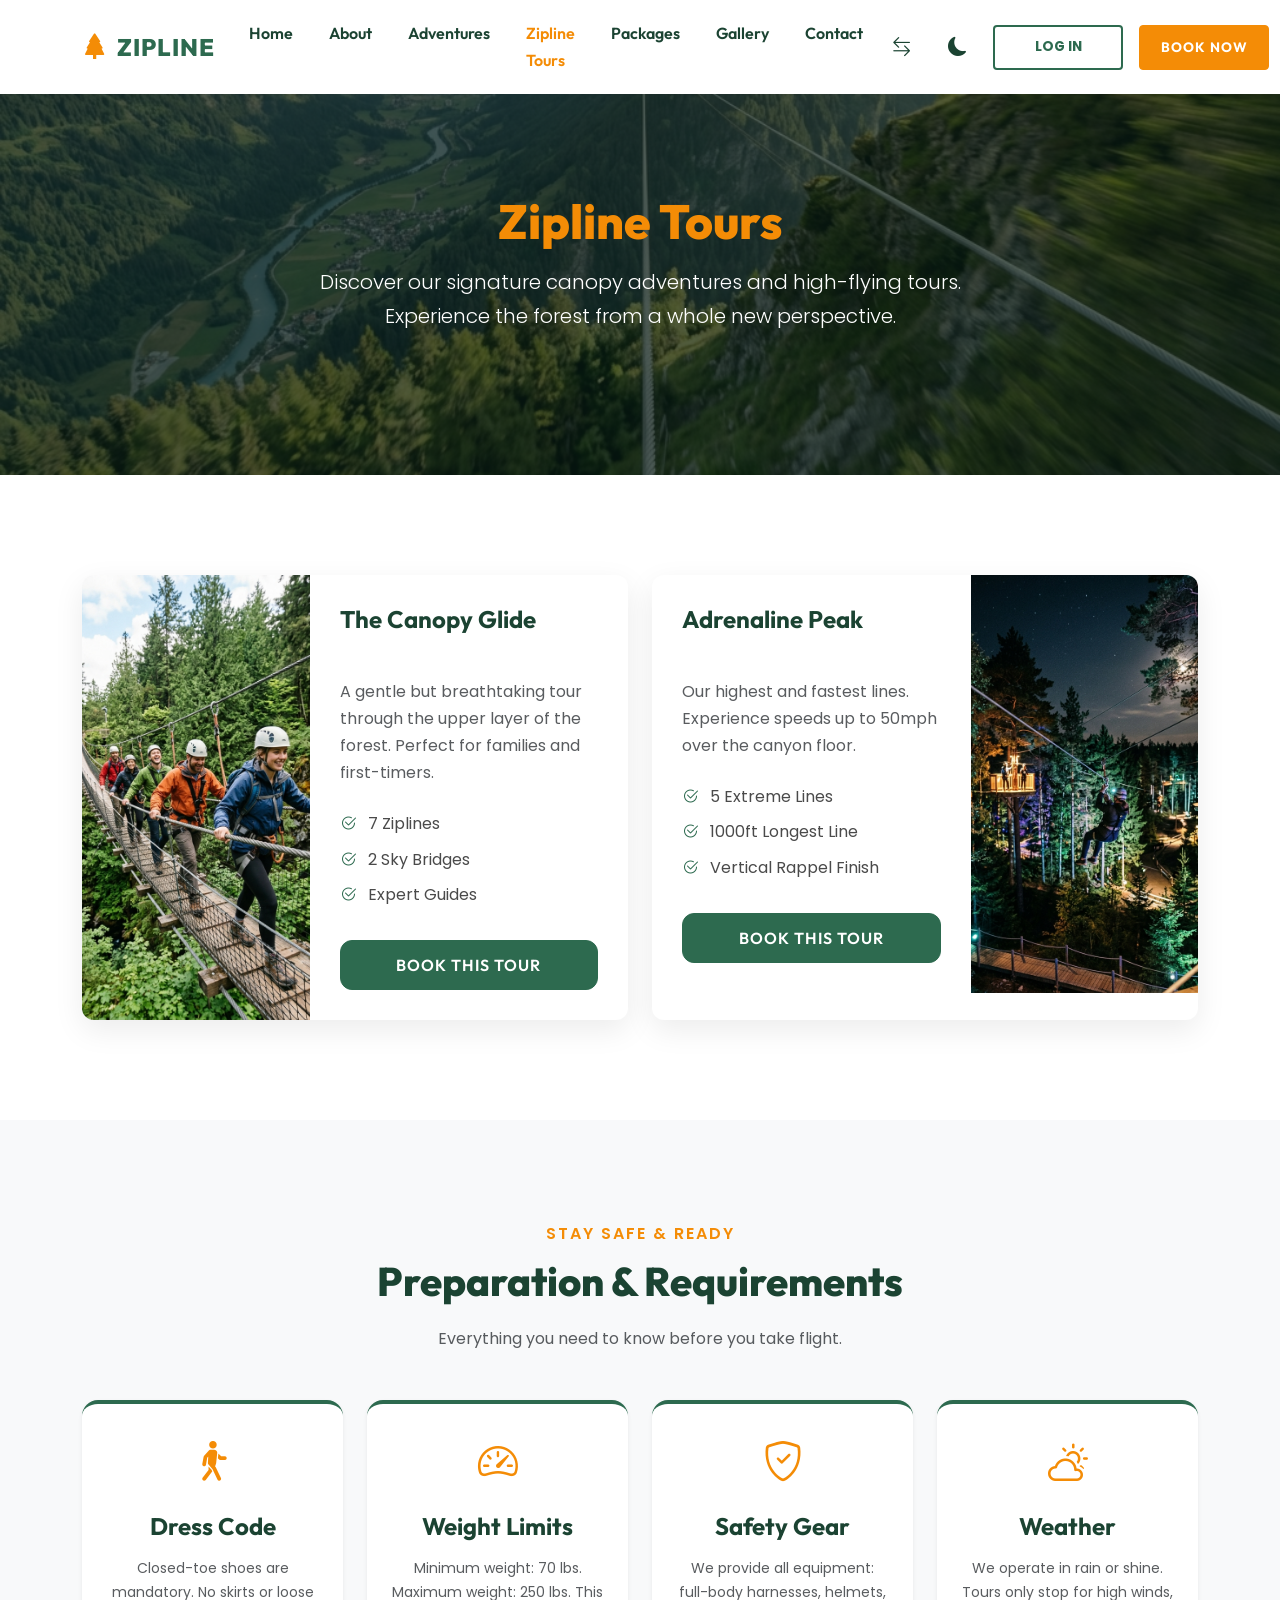
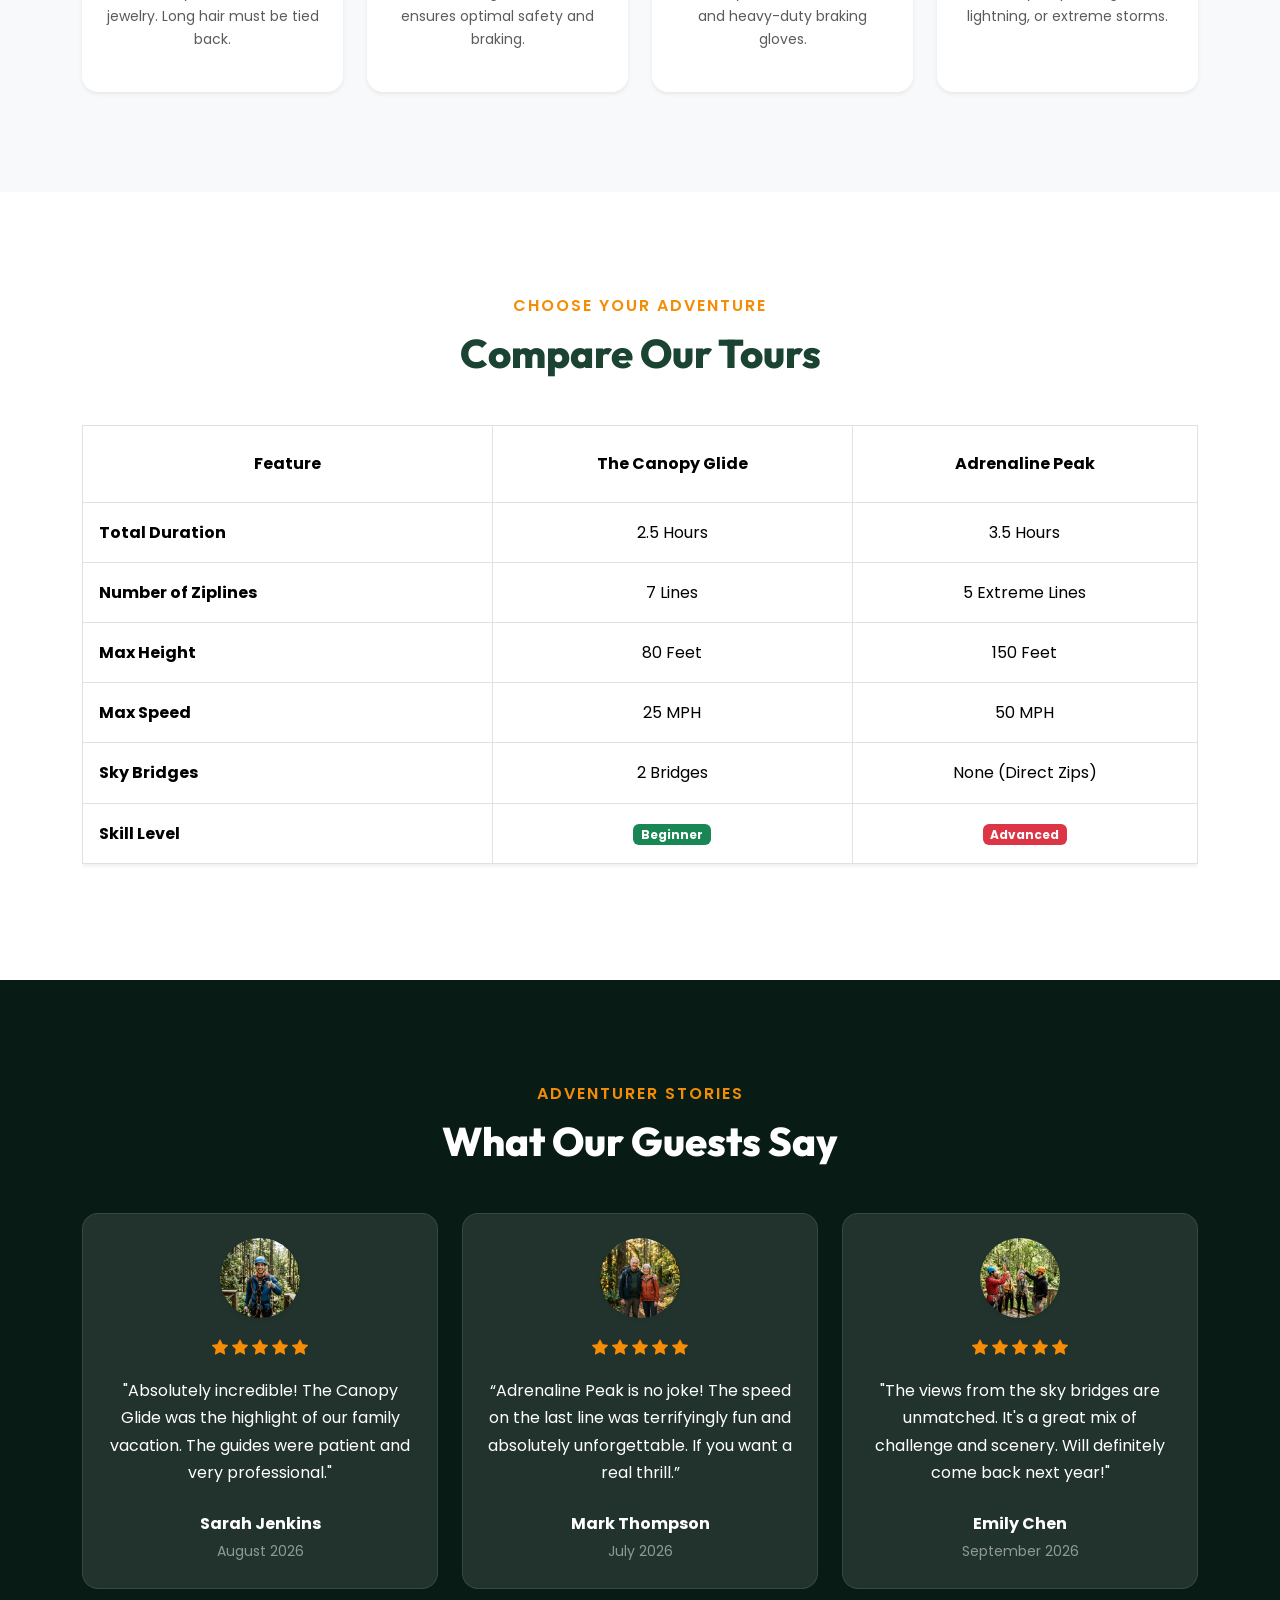
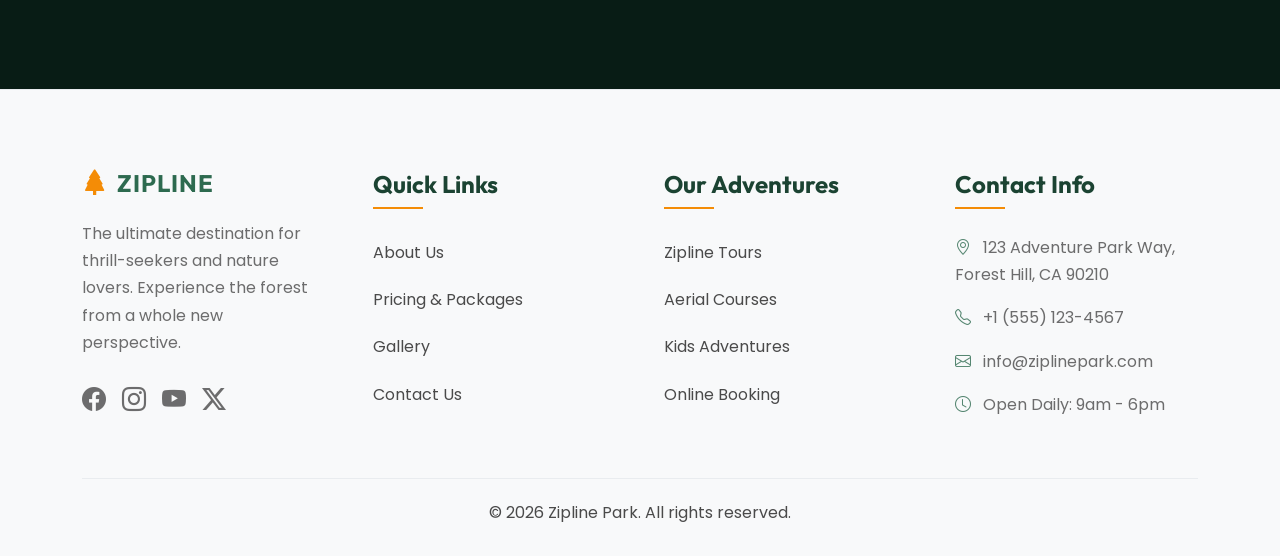
<file: zipline-tours.html>
<!DOCTYPE html>
<html lang="en" dir="ltr" data-theme="light">

<head>
    <meta charset="UTF-8">
    <meta name="viewport" content="width=device-width, initial-scale=1.0">
    <title>Zipline Tours | Zipline Adventure Park</title>
    <meta name="description"
        content="Experience world-class zipline tours at Zipline Park. From peaceful canopy glides to extreme Adrenaline Peak lines, we offer the ultimate high-flying adventure in the forest.">

    <link href="https://cdn.jsdelivr.net/npm/bootstrap@5.3.2/dist/css/bootstrap.min.css" rel="stylesheet">
    <link href="https://cdn.jsdelivr.net/npm/bootstrap-icons@1.11.1/font/bootstrap-icons.css" rel="stylesheet">

    <!-- Favicon -->
    <link rel="icon" type="image/png" href="assets/images/favicon.png">

    <link rel="stylesheet" href="assets/css/style.css">
    <link rel="stylesheet" href="assets/css/dark-mode.css">
    <link rel="stylesheet" href="assets/css/rtl.css">
</head>

<body>

    <!-- Navbar -->
    <nav class="navbar navbar-expand-xl">
        <div class="container">
            <a class="navbar-brand" href="index.html">
                <i class="bi bi-tree-fill me-2 text-secondary"></i><span>ZIPLINE</span>
            </a>
            <button class="navbar-toggler" type="button" data-bs-toggle="collapse" data-bs-target="#mainNav">
                <i class="bi bi-list fs-2"></i>
            </button>
            <div class="collapse navbar-collapse" id="mainNav">
                <ul class="navbar-nav mx-auto mb-2 mb-lg-0">
                    <!-- Desktop View: Home Dropdown -->
                    <li class="nav-item dropdown d-none d-xl-block">
                        <a class="nav-link dropdown-toggle" href="#" id="homeDropdown" role="button"
                            data-bs-toggle="dropdown" aria-expanded="false">
                            Home
                        </a>
                        <ul class="dropdown-menu shadow border-0" aria-labelledby="homeDropdown">
                            <li><a class="dropdown-item" href="index.html">Home 1</a></li>
                            <li><a class="dropdown-item" href="index-2.html">Home 2</a></li>
                        </ul>
                    </li>

                    <!-- Mobile View: Separate Links -->
                    <li class="nav-item d-xl-none">
                        <a class="nav-link" href="index.html">Home 1</a>
                    </li>
                    <li class="nav-item d-xl-none">
                        <a class="nav-link" href="index-2.html">Home 2</a>
                    </li>
                    <li class="nav-item">
                        <a class="nav-link" href="about.html">About</a>
                    </li>
                    <li class="nav-item">
                        <a class="nav-link" href="services.html">Adventures</a>
                    </li>
                    <li class="nav-item">
                        <a class="nav-link active" href="zipline-tours.html">Zipline Tours</a>
                    </li>
                    <li class="nav-item">
                        <a class="nav-link" href="pricing.html">Packages</a>
                    </li>
                    <li class="nav-item">
                        <a class="nav-link" href="gallery.html">Gallery</a>
                    </li>
                    <li class="nav-item">
                        <a class="nav-link" href="contact.html">Contact</a>
                    </li>
                </ul>
                <div class="d-flex flex-column flex-lg-row align-items-center gap-3 mt-3 mt-lg-0">
                    <button id="rtl-toggle" class="rtl-toggle-btn" aria-label="Toggle RTL"><i
                            class="bi bi-arrow-left-right"></i></button>
                    <button id="theme-toggle" class="theme-toggle-btn" aria-label="Toggle Dark Mode">
                        <i class="bi bi-moon-fill"></i>
                    </button>
                    <a href="login.html" class="btn btn-outline-primary btn-nav">Log In</a>
                    <a href="booking.html" class="btn btn-secondary btn-nav">Book Now</a>
                </div>
            </div>
        </div>
    </nav>

    <!-- Page Header -->
    <header class="page-header" style="background-image: url('assets/images/zipline-tours-hero.jpg');">
        <div class="page-header-content fade-in-up">
            <h1 class="page-header-title text-secondary">Zipline Tours</h1>
            <p class="lead text-white mb-4">Discover our signature canopy adventures and high-flying
                tours.<br>Experience the forest from a whole new perspective.</p>
            <div class="header-divider mx-auto mt-3">
                <div class="line"></div>
                <div class="line"></div>
            </div>
        </div>
    </header>

    <!-- Tours Grid -->
    <section class="section-padding">
        <div class="container">
            <div class="row g-4">
                <!-- Tour 1 -->
                <div class="col-xl-6 col-lg-12 fade-in-up">
                    <div class="card-service">
                        <div class="row g-0">
                            <div class="col-md-5">
                                <img src="assets/images/tour-1.jpg" class="h-100 w-100" style="object-fit: cover;"
                                    alt="The Canopy Glide Zipline Tour at Zipline Park">
                            </div>
                            <div class="col-md-7">
                                <div class="card-service-body">
                                    <h3 class="card-service-title">The Canopy Glide</h3>
                                    <p class="text-muted mb-4">A gentle but breathtaking tour through the upper layer of
                                        the forest. Perfect for families and first-timers.</p>
                                    <ul class="list-unstyled mb-4">
                                        <li class="mb-2"><i class="bi bi-check2-circle text-primary me-2"></i> 7
                                            Ziplines</li>
                                        <li class="mb-2"><i class="bi bi-check2-circle text-primary me-2"></i> 2 Sky
                                            Bridges</li>
                                        <li class="mb-2"><i class="bi bi-check2-circle text-primary me-2"></i> Expert
                                            Guides</li>
                                    </ul>
                                    <a href="booking.html" class="btn btn-primary">Book This Tour</a>
                                </div>
                            </div>
                        </div>
                    </div>
                </div>
                <!-- Tour 2 -->
                <div class="col-xl-6 col-lg-12 fade-in-up" style="transition-delay: 0.1s;">
                    <div class="card-service">
                        <div class="row g-0 flex-row-reverse">
                            <div class="col-md-5">
                                <img src="assets/images/tour-2.jpg" class="h-100 w-100" style="object-fit: cover;"
                                    alt="Adrenaline Peak Extreme Zipline Tour at Zipline Park">
                            </div>
                            <div class="col-md-7">
                                <div class="card-service-body">
                                    <h3 class="card-service-title">Adrenaline Peak</h3>
                                    <p class="text-muted mb-4">Our highest and fastest lines. Experience speeds up to
                                        50mph over the canyon floor.</p>
                                    <ul class="list-unstyled mb-4">
                                        <li class="mb-2"><i class="bi bi-check2-circle text-primary me-2"></i> 5 Extreme
                                            Lines</li>
                                        <li class="mb-2"><i class="bi bi-check2-circle text-primary me-2"></i> 1000ft
                                            Longest Line</li>
                                        <li class="mb-2"><i class="bi bi-check2-circle text-primary me-2"></i> Vertical
                                            Rappel Finish</li>
                                    </ul>
                                    <a href="booking.html" class="btn btn-primary">Book This Tour</a>
                                </div>
                            </div>
                        </div>
                    </div>
                </div>
            </div>
        </div>
    </section>

    <!-- Preparation & Safety -->
    <section class="section-padding bg-light">
        <div class="container">
            <div class="section-title text-center mb-5 fade-in-up">
                <span class="subtitle">Stay Safe & Ready</span>
                <h2>Preparation & Requirements</h2>
                <p class="text-muted">Everything you need to know before you take flight.</p>
            </div>

            <div class="row g-4 justify-content-center">
                <div class="col-lg-3 col-md-6 fade-in-up">
                    <div class="p-4 bg-white rounded-4 shadow-sm h-100 text-center border-top border-4 border-primary">
                        <div class="fs-1 text-secondary mb-3"><i class="bi bi-person-walking"></i></div>
                        <h4 class="fw-bold mb-3">Dress Code</h4>
                        <p class="text-muted small">Closed-toe shoes are mandatory. No skirts or loose jewelry. Long
                            hair must be tied back.</p>
                    </div>
                </div>
                <div class="col-lg-3 col-md-6 fade-in-up" style="transition-delay: 0.1s;">
                    <div class="p-4 bg-white rounded-4 shadow-sm h-100 text-center border-top border-4 border-primary">
                        <div class="fs-1 text-secondary mb-3"><i class="bi bi-speedometer2"></i></div>
                        <h4 class="fw-bold mb-3">Weight Limits</h4>
                        <p class="text-muted small">Minimum weight: 70 lbs. Maximum weight: 250 lbs. This ensures
                            optimal safety and braking.</p>
                    </div>
                </div>
                <div class="col-lg-3 col-md-6 fade-in-up" style="transition-delay: 0.2s;">
                    <div class="p-4 bg-white rounded-4 shadow-sm h-100 text-center border-top border-4 border-primary">
                        <div class="fs-1 text-secondary mb-3"><i class="bi bi-shield-check"></i></div>
                        <h4 class="fw-bold mb-3">Safety Gear</h4>
                        <p class="text-muted small">We provide all equipment: full-body harnesses, helmets, and
                            heavy-duty braking gloves.</p>
                    </div>
                </div>
                <div class="col-lg-3 col-md-6 fade-in-up" style="transition-delay: 0.3s;">
                    <div class="p-4 bg-white rounded-4 shadow-sm h-100 text-center border-top border-4 border-primary">
                        <div class="fs-1 text-secondary mb-3"><i class="bi bi-cloud-sun"></i></div>
                        <h4 class="fw-bold mb-3">Weather</h4>
                        <p class="text-muted small">We operate in rain or shine. Tours only stop for high winds,
                            lightning, or extreme storms.</p>
                    </div>
                </div>
            </div>
        </div>
    </section>

    <!-- Comparison Section -->
    <section class="section-padding">
        <div class="container">
            <div class="section-title text-center mb-5 fade-in-up">
                <span class="subtitle">Choose Your Adventure</span>
                <h2>Compare Our Tours</h2>
            </div>

            <div class="table-responsive fade-in-up">
                <table class="table table-bordered align-middle text-center shadow-sm">
                    <thead class="bg-primary text-white">
                        <tr>
                            <th class="py-4">Feature</th>
                            <th class="py-4">The Canopy Glide</th>
                            <th class="py-4">Adrenaline Peak</th>
                        </tr>
                    </thead>
                    <tbody>
                        <tr>
                            <td class="fw-bold text-start p-3">Total Duration</td>
                            <td>2.5 Hours</td>
                            <td>3.5 Hours</td>
                        </tr>
                        <tr>
                            <td class="fw-bold text-start p-3">Number of Ziplines</td>
                            <td>7 Lines</td>
                            <td>5 Extreme Lines</td>
                        </tr>
                        <tr>
                            <td class="fw-bold text-start p-3">Max Height</td>
                            <td>80 Feet</td>
                            <td>150 Feet</td>
                        </tr>
                        <tr>
                            <td class="fw-bold text-start p-3">Max Speed</td>
                            <td>25 MPH</td>
                            <td>50 MPH</td>
                        </tr>
                        <tr>
                            <td class="fw-bold text-start p-3">Sky Bridges</td>
                            <td>2 Bridges</td>
                            <td>None (Direct Zips)</td>
                        </tr>
                        <tr>
                            <td class="fw-bold text-start p-3">Skill Level</td>
                            <td><span class="badge bg-success">Beginner</span></td>
                            <td><span class="badge bg-danger">Advanced</span></td>
                        </tr>
                    </tbody>
                </table>
            </div>
        </div>
    </section>

    <!-- Testimonials Section -->
    <section class="section-padding bg-dark text-white">
        <div class="container">
            <div class="section-title text-center mb-5 fade-in-up">
                <span class="subtitle text-secondary">Adventurer Stories</span>
                <h2 class="text-white">What Our Guests Say</h2>
            </div>

            <div class="row g-4 justify-content-center text-center">
                <div class="col-12 col-lg-4 fade-in-up">
                    <div class="p-4 bg-white bg-opacity-10 rounded-4 h-100 border border-white border-opacity-10">
                        <img src="assets/images/testimonial-4.jpg" class="rounded-circle mb-3 shadow-sm" width="80"
                            height="80" style="object-fit: cover;" alt="Sarah Jenkins testimonial at Zipline Park">
                        <div class="text-secondary mb-3">
                            <i class="bi bi-star-fill"></i>
                            <i class="bi bi-star-fill"></i>
                            <i class="bi bi-star-fill"></i>
                            <i class="bi bi-star-fill"></i>
                            <i class="bi bi-star-fill"></i>
                        </div>
                        <p class="mb-4">"Absolutely incredible! The Canopy Glide was the highlight of our family
                            vacation. The guides were patient and very professional."</p>
                        <div class="fw-bold">Sarah Jenkins</div>
                        <span class="text-white-50 small">August 2026</span>
                    </div>
                </div>
                <div class="col-12 col-lg-4 fade-in-up" style="transition-delay: 0.1s;">
                    <div class="p-4 bg-white bg-opacity-10 rounded-4 h-100 border border-white border-opacity-10">
                        <img src="assets/images/testimonial-5.jpg" class="rounded-circle mb-3 shadow-sm" width="80"
                            height="80" style="object-fit: cover;" alt="Mark Thompson testimonial at Zipline Park">
                        <div class="text-secondary mb-3">
                            <i class="bi bi-star-fill"></i>
                            <i class="bi bi-star-fill"></i>
                            <i class="bi bi-star-fill"></i>
                            <i class="bi bi-star-fill"></i>
                            <i class="bi bi-star-fill"></i>
                        </div>
                        <p class="mb-4">“Adrenaline Peak is no joke! The speed on the last line was terrifyingly fun and
                            absolutely unforgettable. If you want a real thrill.”</p>
                        <div class="fw-bold">Mark Thompson</div>
                        <span class="text-white-50 small">July 2026</span>
                    </div>
                </div>
                <div class="col-12 col-lg-4 fade-in-up" style="transition-delay: 0.2s;">
                    <div class="p-4 bg-white bg-opacity-10 rounded-4 h-100 border border-white border-opacity-10">
                        <img src="assets/images/testimonial-6.jpg" class="rounded-circle mb-3 shadow-sm" width="80"
                            height="80" style="object-fit: cover;" alt="Emily Chen testimonial at Zipline Park">
                        <div class="text-secondary mb-3">
                            <i class="bi bi-star-fill"></i>
                            <i class="bi bi-star-fill"></i>
                            <i class="bi bi-star-fill"></i>
                            <i class="bi bi-star-fill"></i>
                            <i class="bi bi-star-fill"></i>
                        </div>
                        <p class="mb-4">"The views from the sky bridges are unmatched. It's a great mix of challenge and
                            scenery. Will definitely come back next year!"</p>
                        <div class="fw-bold">Emily Chen</div>
                        <span class="text-white-50 small">September 2026</span>
                    </div>
                </div>
            </div>
        </div>
    </section>

    <!-- Footer -->
    <footer class="footer">
        <div class="container">
            <div class="row g-5">
                <div class="col-lg-3 col-md-6">
                    <a class="navbar-brand fs-4 fw-bold mb-4 d-block text-white" href="index.html">
                        <i class="bi bi-tree-fill me-2 text-secondary"></i><span>ZIPLINE</span>
                    </a>
                    <p class="text-white-50 mb-4">The ultimate destination for thrill-seekers and nature lovers.
                        Experience the forest from a whole new perspective.</p>
                    <div class="d-flex gap-3">
                        <a href="#" class="text-white-50 fs-4 hover-primary"><i class="bi bi-facebook"></i></a>
                        <a href="#" class="text-white-50 fs-4 hover-primary"><i class="bi bi-instagram"></i></a>
                        <a href="#" class="text-white-50 fs-4 hover-primary"><i class="bi bi-youtube"></i></a>
                        <a href="#" class="text-white-50 fs-4 hover-primary"><i class="bi bi-twitter-x"></i></a>
                    </div>
                </div>
                <div class="col-lg-3 col-md-6 footer-widget">
                    <h4>Quick Links</h4>
                    <ul class="footer-links">
                        <li><a href="about.html">About Us</a></li>
                        <li><a href="pricing.html">Pricing & Packages</a></li>
                        <li><a href="gallery.html">Gallery</a></li>
                        <li><a href="contact.html">Contact Us</a></li>

                    </ul>
                </div>
                <div class="col-lg-3 col-md-6 footer-widget">
                    <h4>Our Adventures</h4>
                    <ul class="footer-links">
                        <li><a href="zipline-tours.html">Zipline Tours</a></li>
                        <li><a href="services.html">Aerial Courses</a></li>
                        <li><a href="services.html">Kids Adventures</a></li>
                        <li><a href="booking.html">Online Booking</a></li>
                    </ul>
                </div>
                <div class="col-lg-3 col-md-6 footer-widget">
                    <h4>Contact Info</h4>
                    <ul class="footer-links">
                        <li class="text-white-50 mb-3"><i class="bi bi-geo-alt me-2 text-primary"></i> 123 Adventure
                            Park Way, Forest Hill, CA 90210</li>
                        <li class="text-white-50 mb-3"><i class="bi bi-telephone me-2 text-primary"></i> +1 (555)
                            123-4567</li>
                        <li class="text-white-50 mb-3"><i class="bi bi-envelope me-2 text-primary"></i>
                            info@ziplinepark.com</li>
                        <li class="text-white-50"><i class="bi bi-clock me-2 text-primary"></i> Open Daily: 9am - 6pm
                        </li>
                    </ul>
                </div>
            </div>
            <div class="footer-bottom">
                <p class="mb-0">&copy;
                    <script>document.write(new Date().getFullYear())</script> Zipline Park. All rights reserved.
                </p>
            </div>
        </div>
    </footer>

    <script src="https://cdn.jsdelivr.net/npm/bootstrap@5.3.2/dist/js/bootstrap.bundle.min.js"></script>
    <script src="assets/js/main.js"></script>
</body>

</html>
</file>
<file: assets/css/style.css>
/* ==========================================================================
   Zipline - Canopy Tour & Aerial Adventure Park HTML Template
   Core Stylesheet
   ========================================================================== */

/* Google Fonts */
@import url('https://fonts.googleapis.com/css2?family=Outfit:wght@300;400;500;600;700;800&family=Poppins:wght@300;400;500;600;700&display=swap');

:root {
  /* Colors */
  --zl-primary: #2d6a4f;
  /* Forest Green */
  --zl-primary-light: #40916c;
  --zl-primary-dark: #1b4332;

  --zl-secondary: #f48c06;
  /* Adventure Orange */
  --zl-secondary-dark: #dc2f02;

  --zl-tertiary: #582f0e;
  /* Deep Earth Brown */

  --zl-accent: #0077b6;
  /* Sky Blue */

  /* Neutral Colors */
  --zl-dark: #081c15;
  --zl-light: #f8f9fa;
  --zl-body-bg: #ffffff;
  --zl-body-color: #4a4a4a;
  --zl-heading-color: #1b4332;
  --zl-border-color: #e9ecef;

  /* Typography */
  --zl-font-body: 'Poppins', sans-serif;
  --zl-font-heading: 'Outfit', sans-serif;

  /* Spacing & Sizes */
  --zl-border-radius: 12px;
  --zl-border-radius-lg: 24px;
  --zl-transition: all 0.3s cubic-bezier(0.25, 0.8, 0.25, 1);
  --zl-shadow: 0 10px 30px rgba(0, 0, 0, 0.08);
  --zl-shadow-hover: 0 20px 40px rgba(0, 0, 0, 0.12);
}

/* Base Styles */
body {
  font-family: var(--zl-font-body);
  background-color: var(--zl-body-bg);
  color: var(--zl-body-color);
  line-height: 1.7;
  overflow-x: hidden;
  padding-top: calc(75px + env(safe-area-inset-top, 0px)); /* offset for fixed navbar */
}

/* Auth pages have no navbar — reset the offset */
body:has(.auth-wrapper) {
  padding-top: 0;
}

h1,
h2,
h3,
h4,
h5,
h6 {
  font-family: var(--zl-font-heading);
  color: var(--zl-heading-color);
  font-weight: 700;
  margin-bottom: 1rem;
}

a {
  color: var(--zl-primary);
  text-decoration: none;
  transition: var(--zl-transition);
}

a:hover,
a:active,
a:focus {
  color: var(--zl-secondary);
}

.text-primary,
.link-primary:hover,
.link-primary:focus {
  color: var(--zl-primary) !important;
}

.border-primary {
  border-color: var(--zl-primary) !important;
}

/* Custom Utilities */
.text-primary {
  color: var(--zl-primary) !important;
}

.text-secondary {
  color: var(--zl-secondary) !important;
}

.bg-primary {
  background-color: var(--zl-primary) !important;
}

.bg-secondary {
  background-color: var(--zl-secondary) !important;
}

.bg-dark {
  background-color: var(--zl-dark) !important;
}

.bg-light {
  background-color: var(--zl-light) !important;
}

/* Buttons */
.btn-primary {
  background-color: var(--zl-primary);
  border-color: var(--zl-primary);
  color: #fff;
  border-radius: var(--zl-border-radius);
  padding: 12px 30px;
  font-weight: 600;
  transition: var(--zl-transition);
  text-transform: uppercase;
  letter-spacing: 1px;
  font-family: var(--zl-font-heading);
}

.btn-primary:hover {
  background-color: var(--zl-primary-dark);
  border-color: var(--zl-primary-dark);
  transform: translateY(-2px);
  box-shadow: 0 10px 20px rgba(45, 106, 79, 0.2);
}

.btn-secondary {
  background-color: var(--zl-secondary);
  border-color: var(--zl-secondary);
  color: #fff;
  border-radius: var(--zl-border-radius);
  padding: 12px 30px;
  font-weight: 600;
  transition: var(--zl-transition);
  text-transform: uppercase;
  letter-spacing: 1px;
  font-family: var(--zl-font-heading);
}

.btn-secondary:hover {
  background-color: var(--primary-color);
  border-color: var(--primary-color);
  transform: translateY(-2px);
  box-shadow: 0 10px 20px rgba(244, 140, 6, 0.2);
}

.btn:focus,
.btn:active:focus,
.btn.active:focus,
.form-control:focus,
.form-select:focus {
  box-shadow: 0 0 0 0.25rem rgba(45, 106, 79, 0.25) !important;
  outline: 0;
}


.btn-outline-primary {
  color: var(--zl-primary);
  border: 2px solid var(--zl-primary);
  background-color: transparent;
}

.btn-outline-primary:hover,
.btn-outline-primary:active,
.btn-outline-primary.active {
  background-color: var(--zl-primary) !important;
  border-color: var(--zl-primary) !important;
  color: #fff !important;
}

/* Fix for buttons inside groups to prevent jumping/mismatch */
.btn-group .btn-outline-primary:hover,
.btn-group .btn-outline-primary:active,
.btn-group .btn-outline-primary.active {
  transform: none !important;
}

.btn-group .btn {
  border-radius: 0;
  margin: 0;
}

.btn-group>.btn:first-child {
  border-top-left-radius: var(--zl-border-radius);
  border-bottom-left-radius: var(--zl-border-radius);
}

.btn-group>.btn:last-child {
  border-top-right-radius: var(--zl-border-radius);
  border-bottom-right-radius: var(--zl-border-radius);
}


.btn-hero {
  min-width: 180px;
  height: 56px;
  display: inline-flex;
  align-items: center;
  justify-content: center;
  padding: 0 30px !important;
  font-size: 1.1rem;
}

.btn-nav {
  width: 130px;
  height: 45px;
  display: inline-flex;
  align-items: center;
  justify-content: center;
  padding: 0 !important;
  font-size: 0.85rem;
  font-weight: 700;
  text-transform: uppercase;
  border-radius: 4px;
}

@media (max-width: 1199.98px) {
  .btn-nav {
    width: 100% !important;
  }
}

/* Touch-friendly buttons for mobile */
@media (max-width: 767px) {
  .btn {
    min-height: 44px;
    display: inline-flex;
    align-items: center;
    justify-content: center;
  }
}

.navbar {
  transition: var(--zl-transition);
  padding: 12px 0;
  padding-top: calc(12px + env(safe-area-inset-top, 0px));
  z-index: 10000 !important;
  background-color: #ffffff !important;
  position: fixed !important;
  top: 0 !important;
  left: 0 !important;
  width: 100% !important;
  transform: translate3d(0, 0, 0);
  -webkit-transform: translate3d(0, 0, 0);
}

[data-theme="dark"] .navbar-collapse {
  background: #111111 !important;
}

.navbar-nav .nav-link {
  transition: var(--zl-transition);
}





.navbar-toggler {
  border: none !important;
  padding: 8px !important;
  background: transparent;
}

.navbar-toggler:focus {
  box-shadow: none !important;
}

.navbar-toggler i {
  color: var(--zl-primary) !important;
  font-size: 1.8rem;
}

[data-theme="dark"] .navbar {
  background-color: #000000 !important;
  border-bottom-color: var(--zl-border-color);
}

.navbar.sticky {
  background-color: rgba(255, 255, 255, 0.98) !important;
  backdrop-filter: blur(10px);
  -webkit-backdrop-filter: blur(10px);
  padding: 12px 0;
  box-shadow: 0 5px 20px rgba(0, 0, 0, 0.08);
}

[data-theme="dark"] .navbar.sticky {
  background-color: rgba(0, 0, 0, 0.98) !important;
}

.navbar-brand {
  font-weight: 800;
  font-size: 1.5rem;
  letter-spacing: 1px;
  display: flex;
  align-items: center;
  color: var(--zl-primary);
  font-family: var(--zl-font-heading);
  line-height: 1;
}

.navbar-brand i {
  color: var(--zl-secondary) !important;
  font-size: 1.6rem;
}

[data-theme="dark"] .navbar-toggler i {
  color: #fff !important;
}

.navbar-brand span {
  color: var(--zl-primary);
}

.footer .navbar-brand {
  color: var(--zl-primary) !important;
  background: transparent !important;
  padding: 0 !important;
}

.footer .navbar-brand span {
  color: var(--zl-primary) !important;
}

.footer .navbar-brand i {
  color: var(--zl-secondary) !important;
}

[data-theme="dark"] .footer .navbar-brand,
[data-theme="dark"] .footer .navbar-brand span {
  color: var(--zl-primary) !important;
}

.footer-widget h4 {
  color: var(--zl-heading-color);
  margin-bottom: 25px;
  position: relative;
  padding-bottom: 10px;
}

.footer-links a {
  color: var(--zl-body-color);
  text-decoration: none;
  transition: var(--zl-transition);
  display: inline-block;
  padding: 5px 0;
}

.footer-links a:hover {
  color: var(--zl-primary);
  padding-left: 5px;
}

[data-theme="dark"] .footer-links a {
  color: #fff;
}

[data-theme="dark"] .footer-links a:hover {
  color: var(--zl-primary);
}

.footer-bottom {
  margin-top: 50px;
  padding-top: 25px;
  border-top: 1px solid var(--zl-border-color);
  text-align: center;
  color: var(--zl-body-color);
}

.navbar-nav .nav-link {
  color: var(--zl-heading-color);
  font-weight: 600;
  margin: 0 10px;
  font-family: var(--zl-font-heading);
  position: relative;
}

.navbar-nav .nav-link:hover,
.navbar-nav .nav-link.active,
.navbar-nav .nav-item.dropdown:has(.dropdown-item.active)>.nav-link {
  color: var(--zl-secondary) !important;
}

.navbar-nav .dropdown-item.active {
  background-color: var(--zl-secondary) !important;
  color: #fff !important;
  font-weight: 600;
}

/* Navbar Mobile Layout & Centering */
@media (max-width: 991.98px) {
  .navbar-collapse {
    background: #ffffff !important;
    padding: 25px !important;
    border-radius: var(--zl-border-radius);
    margin-top: 15px;
    box-shadow: 0 15px 35px rgba(0, 0, 0, 0.15);
    position: relative;
    z-index: 1000;
    text-align: center;
    max-height: 80vh;
    overflow-y: auto;
  }

  .navbar-nav {
    margin-bottom: 20px !important;
  }

  .navbar-nav .nav-link {
    padding: 15px 0 !important;
    border-bottom: 1px solid var(--zl-border-color);
  }

  .navbar-nav .nav-link:last-child {
    border-bottom: none;
  }

  [data-theme="dark"] .navbar-collapse {
    background: #111111 !important;
    border: 1px solid var(--zl-border-color);
  }
}

/* Dropdown Styling */
@media (min-width: 992px) {
  .navbar-nav .dropdown-menu {
    border-radius: var(--zl-border-radius);
    padding: 10px;
    margin-top: 15px;
    border: none;
    box-shadow: var(--zl-shadow-hover);
    animation: dropdownFadeIn 0.3s ease;
  }

  @keyframes dropdownFadeIn {
    from {
      opacity: 0;
      transform: translateY(10px);
    }

    to {
      opacity: 1;
      transform: translateY(0);
    }
  }

  .navbar-nav .dropdown-item {
    border-radius: 8px;
    padding: 8px 15px;
    font-weight: 500;
    transition: var(--zl-transition);
  }

  .navbar-nav .dropdown-item:hover {
    background-color: var(--zl-light);
    color: var(--zl-primary);
    padding-left: 20px;
  }
}


/* Adventures Blue Color Fix */
.badge.bg-info,
.bg-info {
  background-color: var(--zl-primary) !important;
}

.text-info {
  color: var(--zl-secondary) !important;
}


/* Remove Home dropdown icon */
.navbar-nav .dropdown-toggle::after {
  display: none !important;
}

/* Navbar Button Hover */
.navbar .btn-secondary:hover {
  background-color: var(--zl-primary) !important;
  border-color: var(--zl-primary) !important;
  color: #fff !important;
}

.navbar-toggler {
  border: none;
  padding: 0;
}

.navbar-toggler:focus {
  box-shadow: none;
}

/* Sections */
.section-padding {
  padding: 100px 0;
}

@media (max-width: 767px) {
  .section-padding {
    padding: 60px 0;
  }
}

.section-title {
  margin-bottom: 50px;
  text-align: center;
}

.section-title .subtitle {
  color: var(--zl-secondary);
  font-weight: 600;
  text-transform: uppercase;
  letter-spacing: 2px;
  margin-bottom: 10px;
  display: block;
}

.section-title h2 {
  font-size: 2.5rem;
  font-weight: 800;
  margin-bottom: 20px;
}

/* Hero Section */
.hero {
  position: relative;
  height: 100vh;
  min-height: 600px;
  display: flex;
  align-items: center;
  background-size: cover;
  background-position: center;
  background-attachment: fixed;
  /* Parallax effect */
}

@media (max-width: 991.98px) {
  .hero {
    background-attachment: scroll !important;
  }
}

.hero::before {
  content: '';
  position: absolute;
  top: 0;
  left: 0;
  width: 100%;
  height: 100%;
  background: linear-gradient(to right, rgba(8, 28, 21, 0.8), rgba(8, 28, 21, 0.4));
}

.hero-content {
  position: relative;
  z-index: 1;
  color: #fff;
}

.hero-title {
  font-size: 4rem;
  font-weight: 800;
  margin-bottom: 20px;
  color: #fff;
  line-height: 1.1;
}

.hero-text {
  font-size: 1.2rem;
  margin-bottom: 40px;
  opacity: 0.9;
  color: #ffffff;
}

@media (max-width: 767px) {
  .hero-title {
    font-size: 2.5rem;
  }

  .hero-text {
    font-size: 1rem;
  }
}

/* Cards */
.card-service {
  background: #fff;
  border: none;
  border-radius: var(--zl-border-radius);
  overflow: hidden;
  box-shadow: var(--zl-shadow);
  transition: var(--zl-transition);
  height: 100%;
}

.card-service:hover {
  transform: translateY(-10px);
  box-shadow: var(--zl-shadow-hover);
}

.card-service .card-img-top {
  height: 250px;
  object-fit: cover;
  transition: var(--zl-transition);
}

.card-service:hover .card-img-top {
  transform: scale(1.05);
}

.card-service-body {
  padding: 30px;
  display: flex;
  flex-direction: column;
  flex-grow: 1;
}


.card-service-body .btn {
  margin-top: auto;
}

.btn-cta {
  min-width: 200px;
  height: 55px;
  display: inline-flex;
  align-items: center;
  justify-content: center;
}

/* Auth Controls Mobile Fix */
@media (max-width: 576px) {
  .auth-controls {
    top: 10px !important;
    right: 10px !important;
  }

  .auth-wrapper {
    padding-top: 60px !important;
  }
}


.card-service-title {
  font-size: 1.5rem;
  font-weight: 700;
  margin-bottom: 15px;
  min-height: 3.6rem;
  /* Ensures alignment for up to 2 lines */
}

.card-service-meta {
  display: flex;
  justify-content: space-between;
  margin-bottom: 15px;
  font-size: 0.9rem;
  color: var(--zl-primary);
  font-weight: 600;
}

/* Footer */
.footer {
  background-color: #f8f9fa;
  color: var(--zl-body-color);
  padding: 80px 0 30px;
  border-top: 1px solid var(--zl-border-color);
}

.footer .text-white-50 {
  color: var(--zl-body-color) !important;
  opacity: 0.8;
}

.footer a.text-white-50:hover {
  color: var(--zl-primary) !important;
}

[data-theme="dark"] .navbar {
  background-color: #000000 !important;
}

[data-theme="dark"] .navbar-toggler {
  color: #fff !important;
}

[data-theme="dark"] .nav-link {
  color: #fff !important;
}

[data-theme="dark"] .navbar-brand {
  color: #fff !important;
}

[data-theme="dark"] .footer {
  background-color: #000000 !important;
  color: #fff;
  border-top: none;
}

[data-theme="dark"] .footer .text-white-50 {
  color: rgba(255, 255, 255, 0.7) !important;
}

[data-theme="dark"] .footer a.text-white-50:hover {
  color: var(--zl-primary) !important;
}

.footer-widget h4 {
  color: var(--zl-heading-color);
  margin-bottom: 25px;
  position: relative;
  padding-bottom: 10px;
}

[data-theme="dark"] .footer-widget h4 {
  color: #fff;
}

.footer-widget h4::after {
  content: '';
  position: absolute;
  bottom: 0;
  left: 0;
  width: 50px;
  height: 2px;
  background-color: var(--zl-secondary);
}

.footer-links {
  list-style: none;
  padding: 0;
  margin: 0;
}

.footer-links li {
  margin-bottom: 10px;
}

.footer-links a {
  color: var(--zl-body-color);
  opacity: 1;
}

[data-theme="dark"] .footer-links a {
  color: rgba(255, 255, 255, 0.7);
}

.footer-links a:hover {
  color: var(--zl-primary);
  opacity: 1;
  padding-left: 5px;
}

.footer-bottom {
  margin-top: 50px;
  padding-top: 20px;
  border-top: 1px solid var(--zl-border-color);
  text-align: center;
  color: var(--zl-body-color);
  opacity: 1;
}

[data-theme="dark"] .footer-bottom {
  border-top-color: rgba(255, 255, 255, 0.1);
  color: rgba(255, 255, 255, 0.5);
}

/* Scroll Top Button */
.scroll-top {
  position: fixed;
  bottom: 30px;
  right: 30px;
  width: 45px;
  height: 45px;
  background-color: var(--zl-primary);
  color: #fff;
  border-radius: 50%;
  display: flex;
  align-items: center;
  justify-content: center;
  cursor: pointer;
  z-index: 1000;
  opacity: 0;
  visibility: hidden;
  transition: var(--zl-transition);
  box-shadow: var(--zl-shadow);
  border: none;
}

.scroll-top.active {
  opacity: 1;
  visibility: visible;
}

.scroll-top:hover {
  background-color: var(--zl-secondary);
  transform: translateY(-5px);
  color: #fff;
}

/* Our Story Image Height */
.story-img-reduced {
  max-height: 400px;
  width: 100%;
  object-fit: cover;
}

/* Wave Separator */
.wave-bottom {
  position: absolute;
  bottom: 0;
  left: 0;
  width: 100%;
  overflow: hidden;
  line-height: 0;
}

.wave-bottom svg {
  position: relative;
  display: block;
  width: calc(100% + 1.3px);
  height: 50px;
}

.wave-bottom .shape-fill {
  fill: #ffffff;
}

/* Animations */
.fade-in-up {
  opacity: 0;
  transform: translateY(30px);
  transition: opacity 0.8s ease, transform 0.8s ease;
}

.fade-in-up.visible {
  opacity: 1;
  transform: translateY(0);
}

/* Page Header */
.page-header {
  position: relative;
  height: 400px;
  display: flex;
  align-items: center;
  justify-content: center;
  background-size: cover;
  background-position: center;
  margin-top: 0;
  text-align: center;
}

.page-header-lg {
  height: 600px;
}

.page-header::before {
  content: '';
  position: absolute;
  top: 0;
  left: 0;
  width: 100%;
  height: 100%;
  background: rgba(8, 28, 21, 0.7);
}

.page-header-content {
  position: relative;
  z-index: 1;
  color: #fff;
}

.page-header-title {
  font-size: 3rem;
  font-weight: 800;
  margin-bottom: 15px;
}

/* Utilities */
.transition-all {
  transition: all 0.3s ease;
}

.border-transparent {
  border-color: transparent !important;
}

.hover-border-primary:hover {
  border-color: var(--zl-primary) !important;
  transform: translateY(-5px);
}

/* Pagination */
.pagination .page-link {
  color: var(--zl-primary);
  border-color: var(--zl-border-color);
  padding: 10px 20px;
  transition: var(--zl-transition);
}

.pagination .page-item.active .page-link {
  background-color: var(--zl-primary);
  border-color: var(--zl-primary);
  color: #fff;
}

.pagination .page-link:hover {
  background-color: var(--zl-primary);
  border-color: var(--zl-primary);
  color: #fff;
}

.accordion-button:not(.collapsed) {
  background-color: rgba(45, 106, 79, 0.05);
  color: var(--zl-primary);
}

.accordion-button:focus {
  box-shadow: none;
  border-color: rgba(45, 106, 79, 0.2);
}
</file>
<file: assets/css/dark-mode.css>
/* ==========================================================================
   Dark Mode Overrides
   ========================================================================== */

[data-theme="dark"] {
  --zl-body-bg: #000000;
  --zl-body-color: #e2e8f0;
  --zl-heading-color: #ffffff;
  --zl-border-color: #333333;
  --zl-light: #111111;
  --zl-shadow: 0 10px 30px rgba(0, 0, 0, 0.5);
  --zl-shadow-hover: 0 20px 40px rgba(0, 0, 0, 0.8);
}

[data-theme="dark"] .text-muted {
  color: #94a3b8 !important;
}

[data-theme="dark"] .text-white-50 {
  color: rgba(255, 255, 255, 0.7) !important;
}

[data-theme="dark"] .section-padding,
[data-theme="dark"] section {
  background-color: var(--zl-body-bg) !important;
}

[data-theme="dark"] .table {
  color: var(--zl-heading-color) !important;
  border-color: var(--zl-border-color) !important;
}

[data-theme="dark"] .table thead.bg-primary {
  background-color: var(--zl-primary-dark) !important;
}

[data-theme="dark"] .table-bordered td, 
[data-theme="dark"] .table-bordered th {
  border-color: var(--zl-border-color) !important;
}

[data-theme="dark"] .form-control::placeholder,
[data-theme="dark"] .form-select::placeholder {
  color: rgba(255, 255, 255, 0.5) !important;
}

[data-theme="dark"] .footer {
  background-color: #000000 !important;
}

[data-theme="dark"] .card-service,
[data-theme="dark"] .card,
[data-theme="dark"] .bg-white,
[data-theme="dark"] .booking-summary,
[data-theme="dark"] .mb-5.bg-white,
[data-theme="dark"] .p-4.bg-white {
  background-color: #111111 !important;
  border-color: var(--zl-border-color) !important;
  color: var(--zl-heading-color) !important;
}

[data-theme="dark"] .section-padding {
  background-color: var(--zl-body-bg) !important;
}

[data-theme="dark"] .bg-light {
  background-color: #0a0a0a !important;
}

[data-theme="dark"] .navbar {
  background-color: #000000;
}



[data-theme="dark"] .navbar.navbar-transparent {
  background-color: transparent;
}

[data-theme="dark"] .navbar-nav .nav-link {
  color: var(--zl-heading-color);
}

[data-theme="dark"] .wave-bottom .shape-fill {
  fill: #0a0a0a; /* Match .bg-light in dark mode */
}

[data-theme="dark"] .form-control,
[data-theme="dark"] .form-select {
  background-color: #111111;
  border-color: var(--zl-border-color);
  color: var(--zl-heading-color);
}

[data-theme="dark"] .form-control:focus,
[data-theme="dark"] .form-select:focus {
  background-color: #111111;
  color: var(--zl-heading-color);
  border-color: var(--zl-primary);
}

[data-theme="dark"] .accordion-item {
  background-color: #111111;
  border-color: var(--zl-border-color);
}

[data-theme="dark"] .accordion-button {
  background-color: #111111;
  color: var(--zl-heading-color);
}

[data-theme="dark"] .accordion-button:not(.collapsed) {
  background-color: #1b4332;
  color: #fff;
}

[data-theme="dark"] .table {
  color: var(--zl-body-color);
}

[data-theme="dark"] .table-striped>tbody>tr:nth-of-type(odd)>* {
  color: var(--zl-body-color);
  box-shadow: inset 0 0 0 9999px rgba(255, 255, 255, 0.05);
}

[data-theme="dark"] .accordion-button::after {
  filter: invert(1) brightness(2);
}

[data-theme="dark"] .accordion-button:not(.collapsed) {
  background-color: #1a1a1a !important;
  color: #ffffff !important;
}

[data-theme="dark"] .navbar-brand span {
  color: #ffffff !important;
}

[data-theme="dark"] .navbar-nav .nav-link.active,
[data-theme="dark"] .navbar-nav .nav-item.dropdown:has(.dropdown-item.active) > .nav-link {
  color: var(--zl-secondary) !important;
}

[data-theme="dark"] .navbar-nav .dropdown-item.active {
  background-color: var(--zl-secondary) !important;
  color: #fff !important;
}

[data-theme="dark"] .footer .navbar-brand span {
  color: #ffffff !important;
}

/* Theme Toggle Button */
.theme-toggle-btn {
  background: transparent;
  border: none;
  color: var(--zl-heading-color);
  font-size: 1.2rem;
  cursor: pointer;
  width: 40px;
  height: 40px;
  padding: 0;
  border-radius: 50%;
  display: flex;
  align-items: center;
  justify-content: center;
  transition: var(--zl-transition);
}

.theme-toggle-btn:hover {
  background-color: rgba(0, 0, 0, 0.05);
}

[data-theme="dark"] .theme-toggle-btn:hover {
  background-color: rgba(255, 255, 255, 0.1);
}

.theme-toggle-btn i {
  line-height: 1;
}

[data-theme="dark"] .navbar-toggler i {
  color: #fff !important;
}
</file>
<file: assets/css/rtl.css>
/* ==========================================================================
   RTL Overrides
   ========================================================================== */

[dir="rtl"] {
  text-align: right;
}

[dir="rtl"] .navbar-brand {
  margin-right: 0;
  margin-left: 1rem;
}

[dir="rtl"] .navbar-nav {
  padding-left: 0;
  padding-right: 0;
}

[dir="rtl"] .navbar-nav .nav-link {
  margin-left: 10px;
  margin-right: 10px;
}

[dir="rtl"] .ms-auto {
  margin-left: 0 !important;
  margin-right: auto !important;
}

[dir="rtl"] .me-auto {
  margin-right: 0 !important;
  margin-left: auto !important;
}

[dir="rtl"] .ms-3 {
  margin-left: 0 !important;
  margin-right: 1rem !important;
}

[dir="rtl"] .me-3 {
  margin-right: 0 !important;
  margin-left: 1rem !important;
}

[dir="rtl"] .ps-3 {
  padding-left: 0 !important;
  padding-right: 1rem !important;
}

[dir="rtl"] .pe-3 {
  padding-right: 0 !important;
  padding-left: 1rem !important;
}

[dir="rtl"] .float-end {
  float: left !important;
}

[dir="rtl"] .float-start {
  float: right !important;
}

[dir="rtl"] .text-end {
  text-align: left !important;
}

[dir="rtl"] .text-start {
  text-align: right !important;
}

[dir="rtl"] .footer-links a:hover {
  padding-left: 0;
  padding-right: 5px;
}

[dir="rtl"] .form-check-input {
  float: right;
  margin-left: 0;
  margin-right: -1.5em;
}

[dir="rtl"] .form-check {
  padding-left: 0;
  padding-right: 1.5em;
}

[dir="rtl"] .accordion-button::after {
  margin-left: 0;
  margin-right: auto;
}

[dir="rtl"] .btn i {
  margin-left: 0;
  margin-right: 8px;
}

[dir="rtl"] .btn i.bi-arrow-right {
  transform: rotate(180deg);
}

[dir="rtl"] .btn i.bi-arrow-left {
  transform: rotate(180deg);
}

/* RTL Toggle Button */
.rtl-toggle-btn {
  background: transparent;
  border: none;
  color: var(--zl-heading-color);
  font-size: 1.2rem;
  cursor: pointer;
  width: 40px;
  height: 40px;
  padding: 0;
  border-radius: 50%;
  display: flex;
  align-items: center;
  justify-content: center;
  transition: var(--zl-transition);
  font-family: var(--zl-font-heading);
  font-weight: 700;
}

.rtl-toggle-btn:hover {
  background-color: rgba(0,0,0,0.05);
}

[data-theme="dark"] .rtl-toggle-btn:hover {
  background-color: rgba(255,255,255,0.1);
}
</file>
